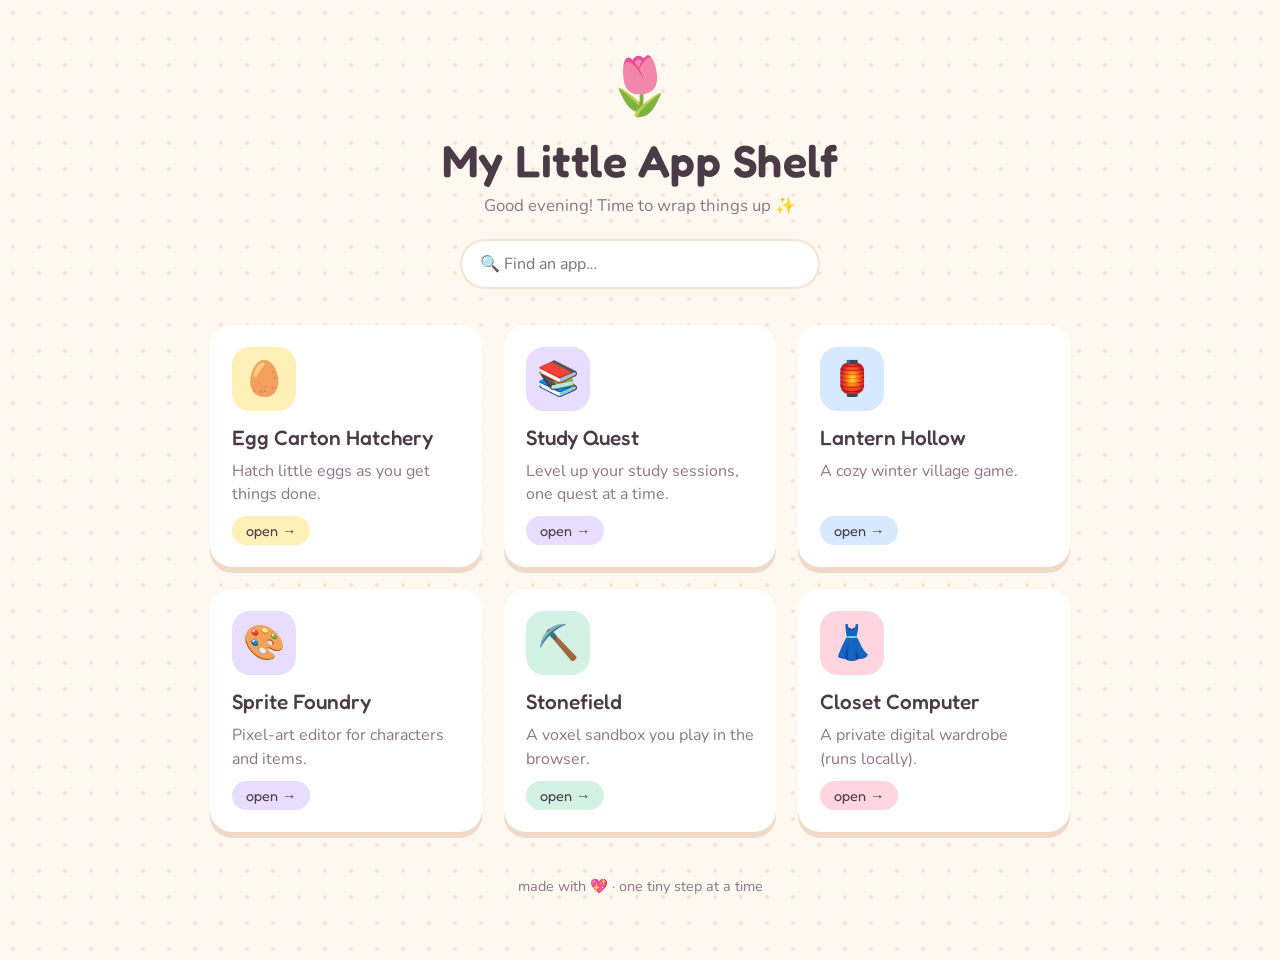
<file: index.html>
<!doctype html>
<html lang="en">
<head>
  <meta charset="utf-8">
  <meta name="viewport" content="width=device-width, initial-scale=1">
  <title>My Little App Shelf</title>
  <link rel="icon" href="data:image/svg+xml,<svg xmlns='http://www.w3.org/2000/svg' viewBox='0 0 100 100'><text y='.9em' font-size='90'>🌷</text></svg>">
  <link rel="preconnect" href="https://fonts.googleapis.com">
  <link rel="preconnect" href="https://fonts.gstatic.com" crossorigin>
  <link href="https://fonts.googleapis.com/css2?family=Fredoka:wght@400;500;600&family=Nunito:wght@400;600&display=swap" rel="stylesheet">
  <style>
    :root {
      --bg: #fff8f1;
      --bg-dot: #f6e3d4;
      --ink: #4a3b47;
      --ink-soft: #8a7685;
      --card: #ffffff;
      --shadow: 0 6px 0 #f0d9c8;
      --shadow-hover: 0 10px 0 #ebcdb8;
      --ring: #e7b8c9;
      --pink: #ffd6e0;
      --mint: #d3f2e3;
      --butter: #fff0b8;
      --sky: #d6e9ff;
      --lilac: #e8dcff;
      --peach: #ffe0cc;
    }
    @media (prefers-color-scheme: dark) {
      :root:not([data-theme="light"]) {
        --bg: #241e2b;
        --bg-dot: #312939;
        --ink: #f5e9f0;
        --ink-soft: #b9a8b5;
        --card: #2f2737;
        --shadow: 0 6px 0 #18131d;
        --shadow-hover: 0 10px 0 #18131d;
        --ring: #c98aa3;
        --pink: #5a3346;
        --mint: #2b4a3f;
        --butter: #4f4527;
        --sky: #2c3d56;
        --lilac: #3e3358;
        --peach: #553a2c;
      }
    }

    * { box-sizing: border-box; }
    html, body { margin: 0; }
    body {
      min-height: 100vh;
      background-color: var(--bg);
      background-image: radial-gradient(var(--bg-dot) 2px, transparent 2px);
      background-size: 26px 26px;
      color: var(--ink);
      font-family: "Nunito", system-ui, sans-serif;
      padding: 48px 16px 64px;
    }
    main { max-width: 860px; margin: 0 auto; }

    header { text-align: center; margin-bottom: 36px; }
    .mascot {
      font-size: 56px;
      display: inline-block;
      animation: bob 3s ease-in-out infinite;
    }
    @keyframes bob {
      0%, 100% { transform: translateY(0) rotate(-4deg); }
      50% { transform: translateY(-8px) rotate(4deg); }
    }
    h1 {
      font-family: "Fredoka", sans-serif;
      font-weight: 600;
      font-size: clamp(2rem, 6vw, 2.8rem);
      margin: 8px 0 6px;
      letter-spacing: 0.5px;
    }
    .greeting { color: var(--ink-soft); margin: 0; font-size: 1.05rem; }

    .search {
      display: block;
      width: 100%;
      max-width: 360px;
      margin: 22px auto 0;
      padding: 12px 18px;
      border-radius: 999px;
      border: 2px solid var(--bg-dot);
      background: var(--card);
      color: var(--ink);
      font: inherit;
      outline: none;
    }
    .search:focus { border-color: var(--ring); }

    .grid {
      display: grid;
      grid-template-columns: repeat(auto-fill, minmax(230px, 1fr));
      gap: 22px;
      list-style: none;
      padding: 0;
      margin: 0;
    }
    .card {
      display: flex;
      flex-direction: column;
      gap: 10px;
      height: 100%;
      padding: 22px;
      border-radius: 22px;
      background: var(--card);
      box-shadow: var(--shadow);
      color: inherit;
      text-decoration: none;
      transition: transform .18s ease, box-shadow .18s ease;
    }
    .card:hover, .card:focus-visible {
      transform: translateY(-4px) rotate(-0.6deg);
      box-shadow: var(--shadow-hover);
      outline: none;
    }
    .card:focus-visible { box-shadow: var(--shadow-hover), 0 0 0 3px var(--ring); }
    .icon {
      width: 64px; height: 64px;
      display: grid; place-items: center;
      font-size: 34px;
      border-radius: 18px;
      background: var(--tint);
    }
    .card:hover .icon { animation: wiggle .5s ease; }
    @keyframes wiggle {
      25% { transform: rotate(-10deg); }
      75% { transform: rotate(10deg); }
    }
    .name {
      font-family: "Fredoka", sans-serif;
      font-weight: 500;
      font-size: 1.3rem;
      margin: 4px 0 0;
    }
    .desc { color: var(--ink-soft); margin: 0; line-height: 1.45; flex: 1; }
    .go {
      align-self: flex-start;
      font-family: "Fredoka", sans-serif;
      font-size: .9rem;
      padding: 6px 14px;
      border-radius: 999px;
      background: var(--tint);
    }

    .empty { text-align: center; color: var(--ink-soft); display: none; }
    footer { text-align: center; color: var(--ink-soft); margin-top: 44px; font-size: .9rem; }

    @media (prefers-reduced-motion: reduce) {
      .mascot, .card:hover .icon { animation: none; }
      .card { transition: none; }
    }
  </style>
</head>
<body>
  <main>
    <header>
      <div class="mascot" aria-hidden="true">🌷</div>
      <h1>My Little App Shelf</h1>
      <p class="greeting" id="greeting">Hello! What are we doing today?</p>
      <input class="search" id="search" type="search" placeholder="🔍 Find an app…" aria-label="Find an app">
    </header>

    <ul class="grid" id="grid"></ul>
    <p class="empty" id="empty">No apps match that 🥲</p>

    <footer>made with 💖 · one tiny step at a time</footer>
  </main>

  <script>
    // ✏️ Add new apps here. `path` is the folder in this repo.
    // tint options: pink, mint, butter, sky, lilac, peach
    const apps = [
      {
        name: "Egg Carton Hatchery",
        path: "egg-carton-hatchery/",
        emoji: "🥚",
        desc: "Hatch little eggs as you get things done.",
        tint: "butter"
      },
      {
        name: "Study Quest",
        path: "studyquest/",
        emoji: "📚",
        desc: "Level up your study sessions, one quest at a time.",
        tint: "lilac"
      },
      { name: "Lantern Hollow", 
       path: "lantern-hollow/", 
       emoji: "🏮", 
       desc: "A cozy winter village game.", 
       tint: "sky" 
      },
      { name: "Sprite Foundry", 
       path: "sprite-foundry%202/", 
       emoji: "🎨", 
       desc: "Pixel-art editor for characters and items.", 
       tint: "lilac" 
      },
      { name: "Stonefield", 
       path: "stonefield%202/", 
       emoji: "⛏️", 
       desc: "A voxel sandbox you play in the browser.", 
       tint: "mint" 
      },
      { name: "Closet Computer", 
       path: "closet-computer/", 
       emoji: "👗", 
       desc: "A private digital wardrobe (runs locally).", 
       tint: "pink" 
      }
    ];

    const grid = document.getElementById("grid");
    const empty = document.getElementById("empty");

    function render(filter = "") {
      const q = filter.trim().toLowerCase();
      const shown = apps.filter(a =>
        (a.name + " " + a.desc).toLowerCase().includes(q));
      grid.innerHTML = "";
      for (const app of shown) {
        const li = document.createElement("li");
        li.innerHTML = `
          <a class="card" href="${app.path}" style="--tint: var(--${app.tint || "pink"})">
            <span class="icon" aria-hidden="true">${app.emoji}</span>
            <h2 class="name"></h2>
            <p class="desc"></p>
            <span class="go">open →</span>
          </a>`;
        li.querySelector(".name").textContent = app.name;
        li.querySelector(".desc").textContent = app.desc;
        grid.appendChild(li);
      }
      empty.style.display = shown.length ? "none" : "block";
    }

    document.getElementById("search").addEventListener("input", e => render(e.target.value));

    const h = new Date().getHours();
    document.getElementById("greeting").textContent =
      h < 5  ? "Up late? Be gentle with yourself 🌙" :
      h < 12 ? "Good morning! Let's have a cozy, productive day ☀️" :
      h < 18 ? "Good afternoon! You're doing great 🌼" :
               "Good evening! Time to wrap things up ✨";

    render();
  </script>
</body>
</html>
</file>
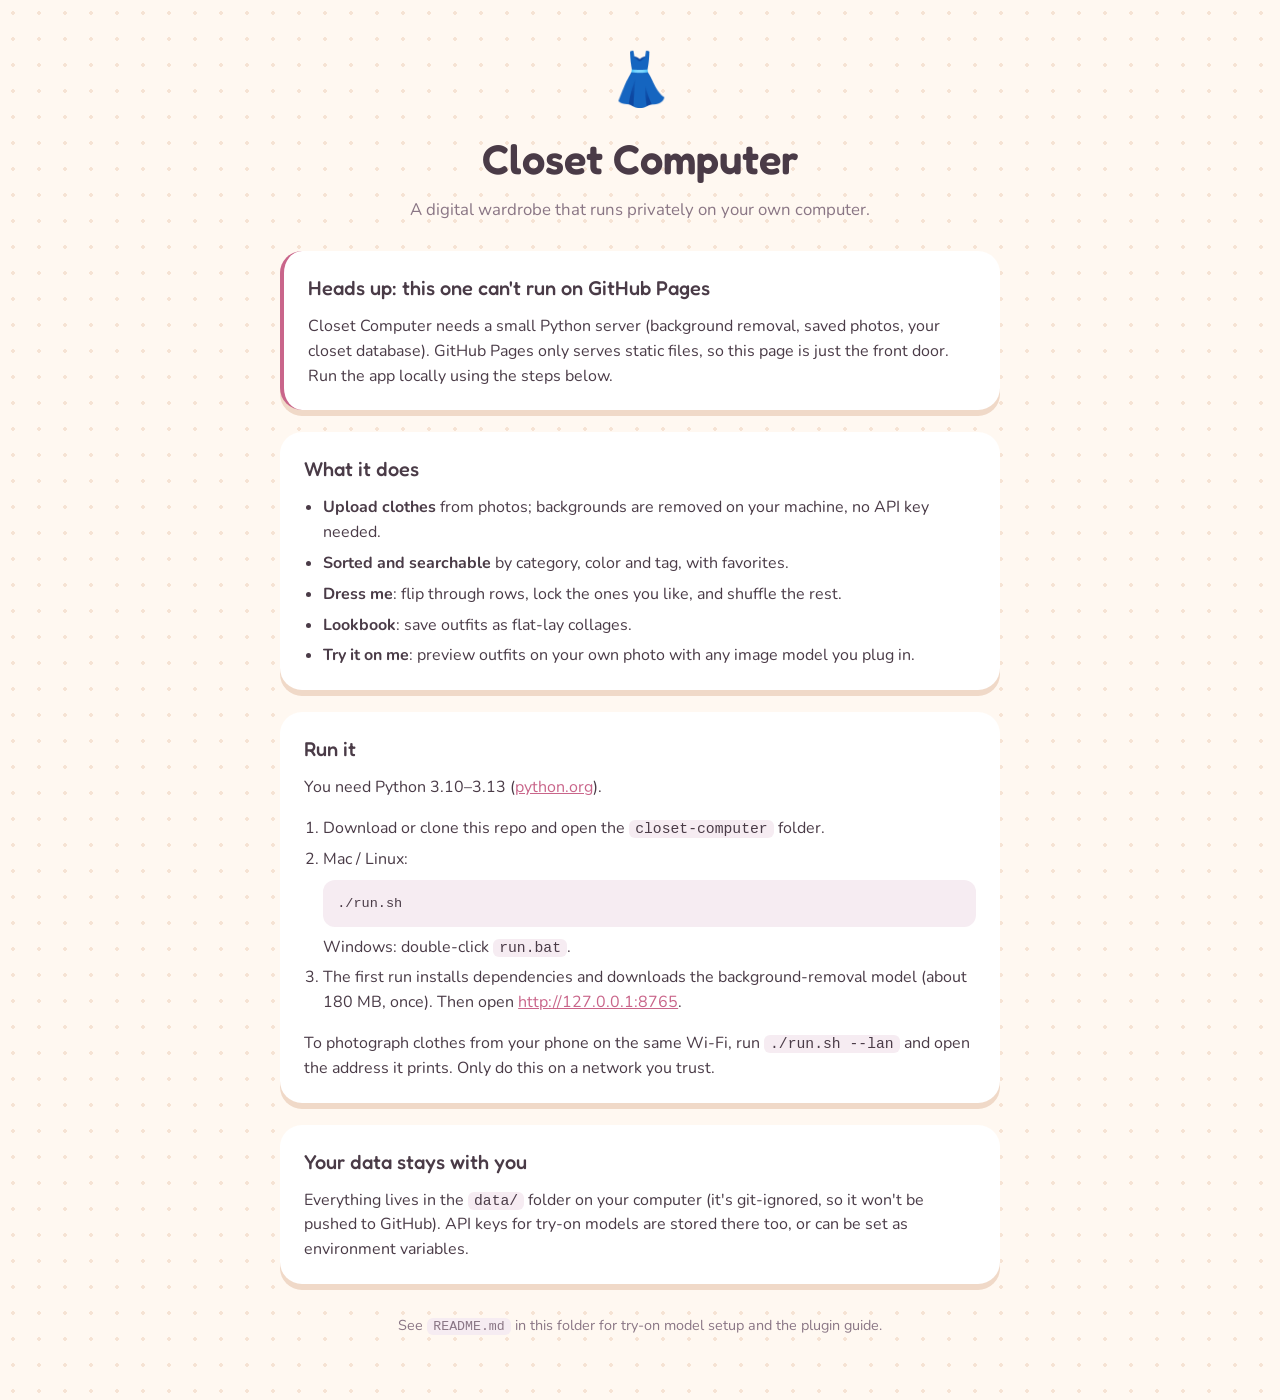
<file: closet-computer/index.html>
<!doctype html>
<html lang="en">
<head>
  <meta charset="utf-8">
  <meta name="viewport" content="width=device-width, initial-scale=1">
  <title>Closet Computer</title>
  <link rel="icon" href="data:image/svg+xml,<svg xmlns='http://www.w3.org/2000/svg' viewBox='0 0 100 100'><text y='.9em' font-size='90'>👗</text></svg>">
  <link rel="preconnect" href="https://fonts.googleapis.com">
  <link rel="preconnect" href="https://fonts.gstatic.com" crossorigin>
  <link href="https://fonts.googleapis.com/css2?family=Fredoka:wght@400;500;600&family=Nunito:wght@400;600&display=swap" rel="stylesheet">
  <style>
    :root {
      --bg: #fff8f1; --bg-dot: #f6e3d4; --ink: #4a3b47; --ink-soft: #8a7685;
      --card: #ffffff; --shadow: 0 6px 0 #f0d9c8; --code: #f6ecf2; --accent: #c9658a;
    }
    @media (prefers-color-scheme: dark) {
      :root {
        --bg: #241e2b; --bg-dot: #312939; --ink: #f5e9f0; --ink-soft: #b9a8b5;
        --card: #2f2737; --shadow: 0 6px 0 #18131d; --code: #241e2b; --accent: #e59ab6;
      }
    }
    * { box-sizing: border-box; }
    body {
      margin: 0; min-height: 100vh; padding: 40px 16px 64px;
      background-color: var(--bg);
      background-image: radial-gradient(var(--bg-dot) 2px, transparent 2px);
      background-size: 26px 26px;
      color: var(--ink); font-family: "Nunito", system-ui, sans-serif; line-height: 1.55;
    }
    main { max-width: 720px; margin: 0 auto; }
    header { text-align: center; margin-bottom: 28px; }
    h1 { font-family: "Fredoka", sans-serif; font-weight: 600; font-size: clamp(2rem, 6vw, 2.6rem); margin: 6px 0; }
    h2 { font-family: "Fredoka", sans-serif; font-weight: 500; font-size: 1.25rem; margin: 0 0 10px; }
    .lead { color: var(--ink-soft); margin: 0; font-size: 1.05rem; }
    section { background: var(--card); border-radius: 22px; box-shadow: var(--shadow); padding: 22px 24px; margin-bottom: 22px; }
    ul, ol { margin: 0; padding-left: 1.2em; }
    li + li { margin-top: 6px; }
    pre, code { font-family: ui-monospace, Menlo, monospace; font-size: .92em; }
    pre { background: var(--code); border-radius: 12px; padding: 12px 14px; overflow-x: auto; margin: 8px 0; }
    code { background: var(--code); border-radius: 6px; padding: 1px 6px; }
    pre code { background: none; padding: 0; }
    .note { border-left: 4px solid var(--accent); }
    a { color: var(--accent); }
    footer { text-align: center; color: var(--ink-soft); font-size: .9rem; margin-top: 30px; }
  </style>
</head>
<body>
  <main>
    <header>
      <div style="font-size:52px" aria-hidden="true">👗</div>
      <h1>Closet Computer</h1>
      <p class="lead">A digital wardrobe that runs privately on your own computer.</p>
    </header>

    <section class="note">
      <h2>Heads up: this one can't run on GitHub Pages</h2>
      <p style="margin:0">Closet Computer needs a small Python server (background removal, saved photos, your closet database). GitHub Pages only serves static files, so this page is just the front door. Run the app locally using the steps below.</p>
    </section>

    <section>
      <h2>What it does</h2>
      <ul>
        <li><strong>Upload clothes</strong> from photos; backgrounds are removed on your machine, no API key needed.</li>
        <li><strong>Sorted and searchable</strong> by category, color and tag, with favorites.</li>
        <li><strong>Dress me</strong>: flip through rows, lock the ones you like, and shuffle the rest.</li>
        <li><strong>Lookbook</strong>: save outfits as flat-lay collages.</li>
        <li><strong>Try it on me</strong>: preview outfits on your own photo with any image model you plug in.</li>
      </ul>
    </section>

    <section>
      <h2>Run it</h2>
      <p style="margin-top:0">You need Python 3.10–3.13 (<a href="https://www.python.org/downloads/">python.org</a>).</p>
      <ol>
        <li>Download or clone this repo and open the <code>closet-computer</code> folder.</li>
        <li>Mac / Linux: <pre><code>./run.sh</code></pre> Windows: double-click <code>run.bat</code>.</li>
        <li>The first run installs dependencies and downloads the background-removal model (about 180 MB, once). Then open <a href="http://127.0.0.1:8765">http://127.0.0.1:8765</a>.</li>
      </ol>
      <p style="margin-bottom:0">To photograph clothes from your phone on the same Wi-Fi, run <code>./run.sh --lan</code> and open the address it prints. Only do this on a network you trust.</p>
    </section>

    <section>
      <h2>Your data stays with you</h2>
      <p style="margin:0">Everything lives in the <code>data/</code> folder on your computer (it's git-ignored, so it won't be pushed to GitHub). API keys for try-on models are stored there too, or can be set as environment variables.</p>
    </section>

    <footer>See <code>README.md</code> in this folder for try-on model setup and the plugin guide.</footer>
  </main>
</body>
</html>
</file>
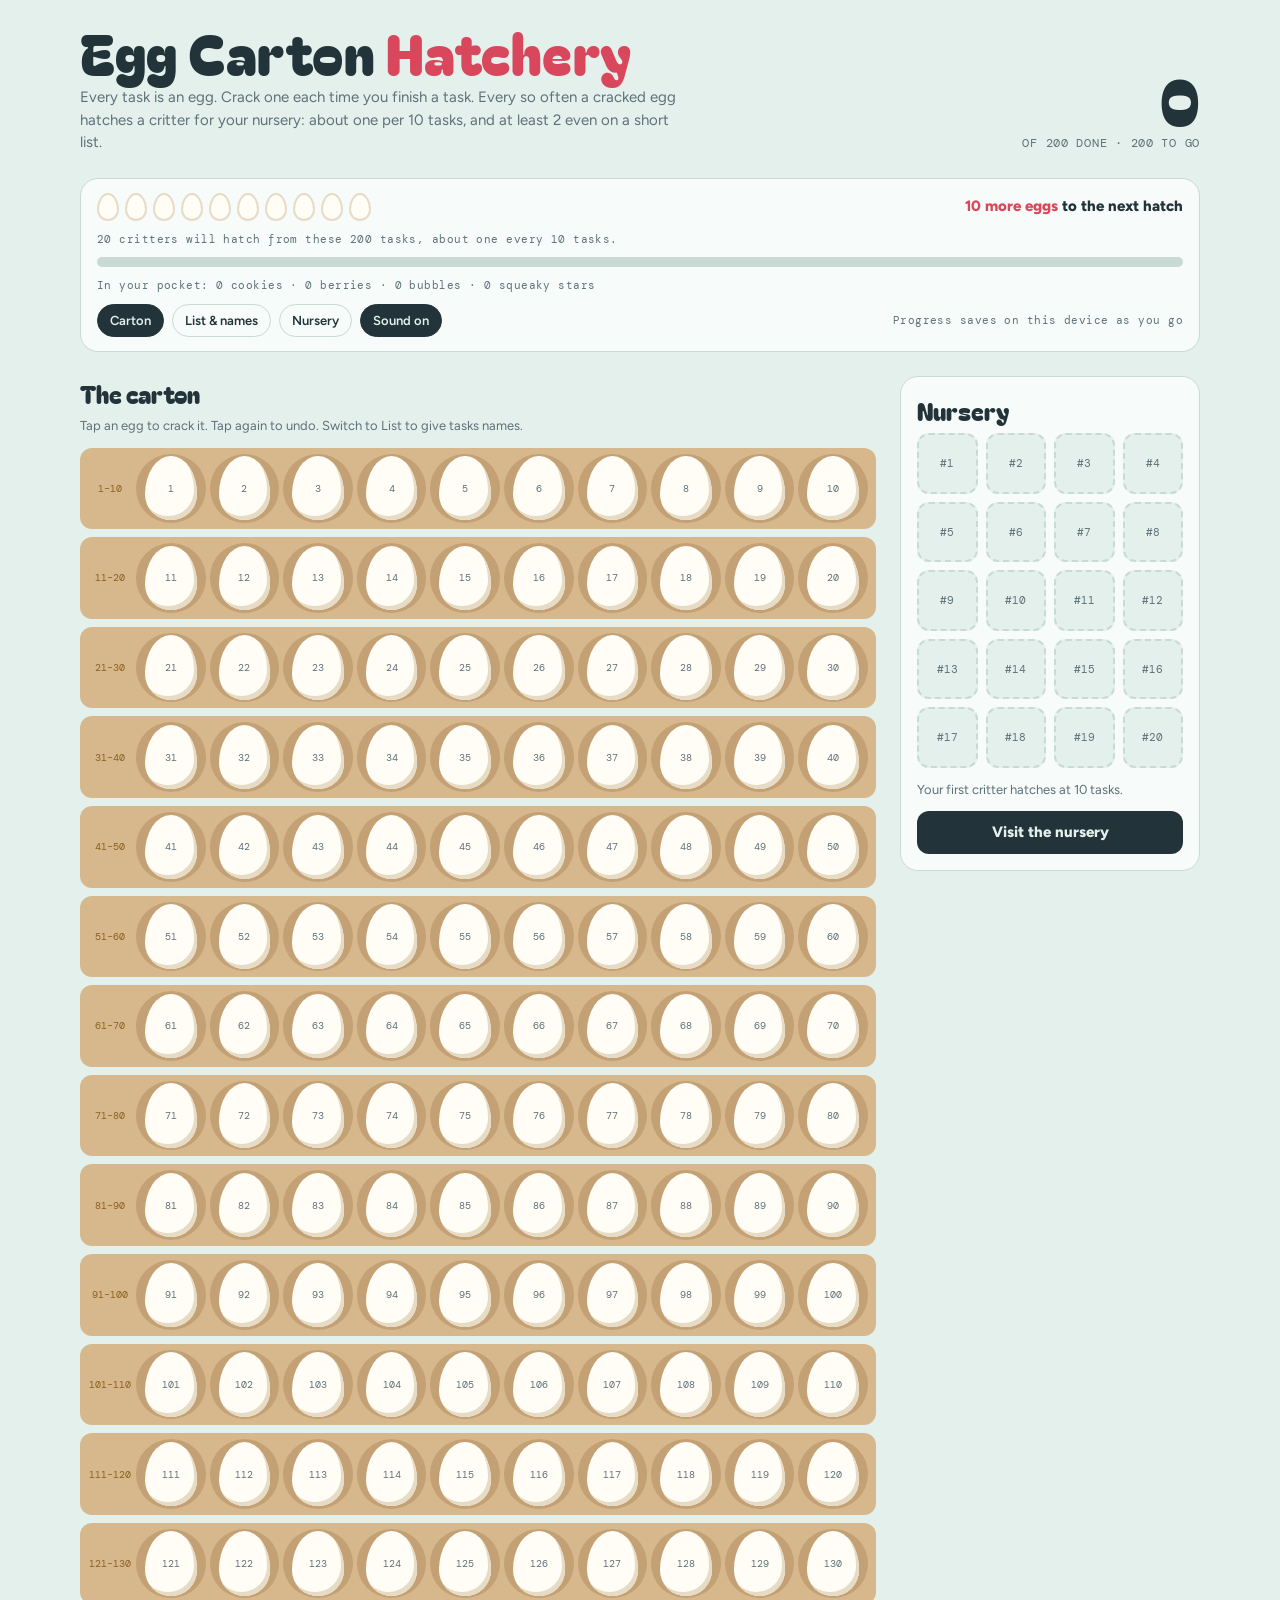
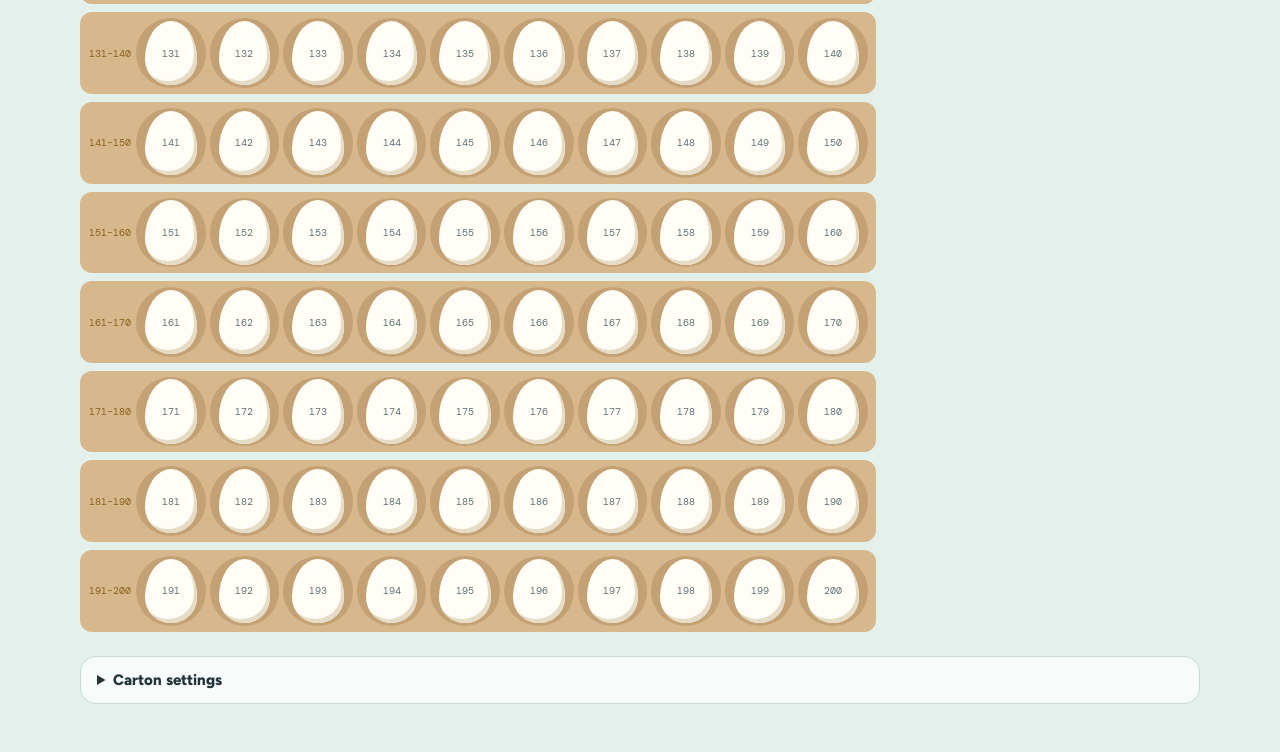
<file: egg-carton-hatchery 2/index.html>
<!doctype html>
<html lang="en">
<head>
<meta charset="utf-8">
<meta name="viewport" content="width=device-width, initial-scale=1, viewport-fit=cover">
<title>Egg Carton Hatchery</title>
<meta name="description" content="A task tracker where finished tasks hatch critters you can feed and play with.">
<meta name="theme-color" content="#E4F0EC" media="(prefers-color-scheme: light)">
<meta name="theme-color" content="#122226" media="(prefers-color-scheme: dark)">
<meta name="apple-mobile-web-app-capable" content="yes">
<meta name="mobile-web-app-capable" content="yes">
<meta name="apple-mobile-web-app-status-bar-style" content="default">
<meta name="apple-mobile-web-app-title" content="Hatchery">
<link rel="manifest" href="manifest.webmanifest">
<link rel="icon" href="icons/icon.svg" type="image/svg+xml">
<link rel="apple-touch-icon" href="icons/apple-touch-icon.png">
<link rel="preconnect" href="https://fonts.googleapis.com">
<link rel="preconnect" href="https://fonts.gstatic.com" crossorigin>
<link rel="stylesheet" href="https://fonts.googleapis.com/css2?family=Bagel+Fat+One&family=Figtree:wght@400;600;800&family=DM+Mono:wght@500&display=swap">
<link rel="stylesheet" href="styles.css">
</head>
<body>

<div class="wrap">
  <header>
    <div>
      <h1>Egg Carton <span>Hatchery</span></h1>
      <p class="sub">Every task is an egg. Crack one each time you finish a task. Every so often a cracked egg hatches a critter for your nursery: about one per 10 tasks, and at least 2 even on a short list.</p>
    </div>
    <div class="score"><b id="count">0</b><small id="countSub">of 200 done</small></div>
  </header>

  <section class="meter" aria-label="Progress">
    <div class="meter-row">
      <div class="pips" id="pips" aria-hidden="true"></div>
      <div class="next" id="next">10 more eggs to the next hatch</div>
    </div>
    <div class="chip" id="rule"></div>
    <div class="bar" role="progressbar" aria-valuemin="0" id="barWrap"><i id="bar" style="width:0%"></i></div>
    <div class="chip" id="invChip">In your pocket: nothing yet</div>
    <div class="meter-row">
      <div class="tools" role="group" aria-label="View">
        <button class="btn" id="vCarton" aria-pressed="true">Carton</button>
        <button class="btn" id="vList" aria-pressed="false">List &amp; names</button>
        <button class="btn" id="vNursery" aria-pressed="false">Nursery</button>
        <button class="btn" id="sound" aria-pressed="true">Sound on</button>
      </div>
      <span class="chip" id="sync">Loading saved progress…</span>
    </div>
  </section>

  <section class="play" id="play" hidden aria-label="Nursery playroom">
    <div class="play-head">
      <div>
        <h2>The nursery</h2>
        <p class="hint">Pick something from your pocket, then tap the room. Every egg you crack drops a few new items.</p>
      </div>
    </div>
    <div class="tools" role="group" aria-label="Nursery tools">
      <button class="btn tool" data-tool="pet" aria-pressed="true">Pet</button>
      <button class="btn tool" data-tool="cookie" aria-pressed="false">Cookie <b>0</b></button>
      <button class="btn tool" data-tool="berry" aria-pressed="false">Berries <b>0</b></button>
      <button class="btn tool" data-tool="bubbles" aria-pressed="false">Bubbles <b>0</b></button>
      <button class="btn tool" data-tool="toy" aria-pressed="false">Squeaky star <b>0</b></button>
      <button class="btn tool" data-tool="ball" aria-pressed="false">Ball <b>free</b></button>
      <button class="btn" id="lights" aria-pressed="false">Lights out</button>
      <button class="btn" id="backToCarton">Back to the carton</button>
    </div>
    <div class="room" id="room" data-tool="pet">
      <div class="win"><i></i></div><div class="shelfdeco"></div><div class="rug"></div>
      <div class="sight" id="sight" hidden></div>
      <div class="room-empty" id="roomEmpty" hidden>The nursery is waiting for its first critter.<br>Crack <span id="roomEmptyN">10 eggs</span> to hatch one.</div>
    </div>
    <p class="chip" id="playMsg" aria-live="polite">Tap a critter to pet it.</p>
    <div class="roster" id="roster"></div>
  </section>

  <div class="main" id="mainArea">
    <section>
      <h2 id="boardTitle">The carton</h2>
      <p class="hint" id="boardHint">Tap an egg to crack it. Tap again to undo. Switch to List to give tasks names.</p>
      <div class="carton" id="carton"></div>
      <div class="list" id="list" hidden></div>
    </section>
    <aside class="nursery">
      <h2>Nursery</h2>
      <div class="shelf" id="shelf"></div>
      <p class="hint" id="nurseryHint">Tap a critter to meet it again.</p>
      <button class="aside-btn" id="openNursery">Visit the nursery</button>
    </aside>
  </div>

  <details class="settings">
    <summary>Carton settings</summary>
    <div class="set-grid">
      <label for="total">Number of tasks
        <input type="number" id="total" min="1" max="1000" step="1" value="200">
      </label>
      <label for="paste">Paste your task list, one per line. This replaces your task names, and the carton resizes to match. Ticked tasks keep their place.
        <textarea id="paste" placeholder="Email the landlord&#10;Renew passport&#10;Clean out the garage"></textarea>
      </label>
      <div class="tools">
        <button class="btn" id="applyPaste">Apply names</button>
        <button class="btn danger" id="reset">Start over</button>
        <span class="chip" id="resetMsg" hidden></span>
      </div>
      <div>
        <strong>Backups</strong>
        <p class="hint" style="margin:4px 0 8px">Progress lives in this browser on this phone. Save a backup now and then, or to move to a new phone.</p>
        <div class="tools">
          <button class="btn" id="exportBackup">Save a backup file</button>
          <button class="btn" id="importBackup">Load a backup file</button>
          <input type="file" id="backupFile" class="backup-file" accept="application/json,.json" tabindex="-1" aria-hidden="true">
        </div>
      </div>
    </div>
  </details>
</div>

<div class="overlay" id="overlay" hidden role="dialog" aria-modal="true" aria-labelledby="cTitle">
  <div class="card">
    <div class="kicker" id="cKicker">Hatch #1</div>
    <div class="stage" id="stage"></div>
    <h3 id="cTitle">Something is hatching…</h3>
    <p id="cText"></p>
    <div class="tools" style="justify-content:center">
      <button class="btn" id="cClose">Back to work</button>
      <button class="btn" id="cVisit">Play in the nursery</button>
    </div>
  </div>
</div>
<canvas id="confetti" hidden></canvas>

<script src="app.js"></script>
</body>
</html>
</file>
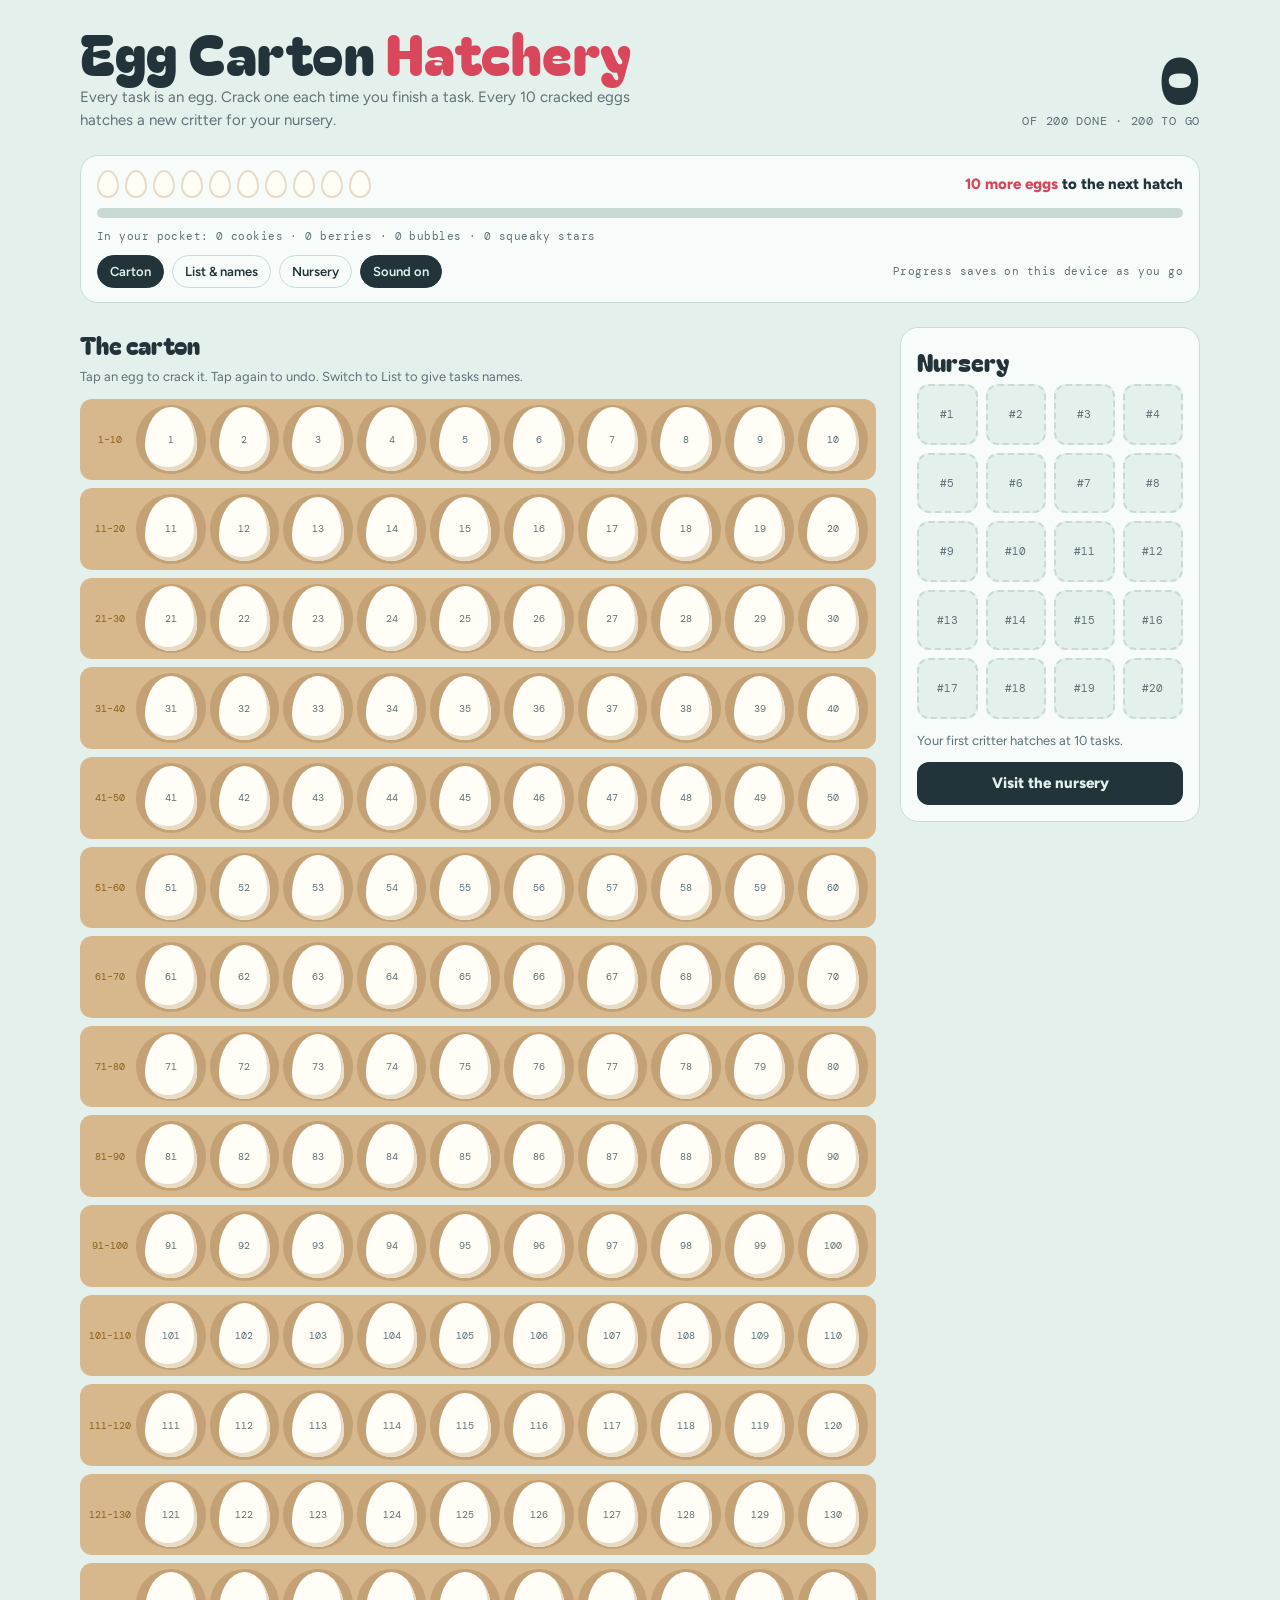
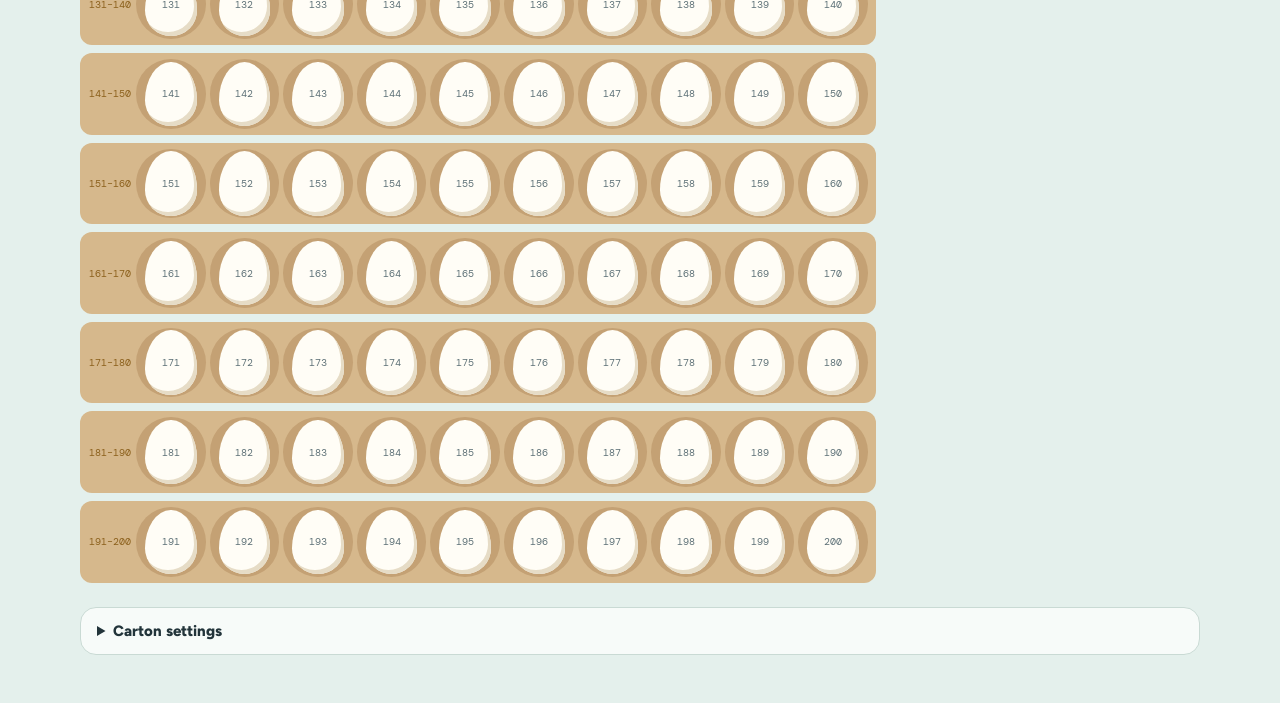
<file: egg-carton-hatchery/index.html>
<!doctype html>
<html lang="en">
<head>
<meta charset="utf-8">
<meta name="viewport" content="width=device-width, initial-scale=1, viewport-fit=cover">
<title>Egg Carton Hatchery</title>
<meta name="description" content="A task tracker where every 10 finished tasks hatches a critter you can feed and play with.">
<meta name="theme-color" content="#E4F0EC" media="(prefers-color-scheme: light)">
<meta name="theme-color" content="#122226" media="(prefers-color-scheme: dark)">
<meta name="apple-mobile-web-app-capable" content="yes">
<meta name="mobile-web-app-capable" content="yes">
<meta name="apple-mobile-web-app-status-bar-style" content="default">
<meta name="apple-mobile-web-app-title" content="Hatchery">
<link rel="manifest" href="manifest.webmanifest">
<link rel="icon" href="icons/icon.svg" type="image/svg+xml">
<link rel="apple-touch-icon" href="icons/apple-touch-icon.png">
<link rel="preconnect" href="https://fonts.googleapis.com">
<link rel="preconnect" href="https://fonts.gstatic.com" crossorigin>
<link rel="stylesheet" href="https://fonts.googleapis.com/css2?family=Bagel+Fat+One&family=Figtree:wght@400;600;800&family=DM+Mono:wght@500&display=swap">
<link rel="stylesheet" href="styles.css">
</head>
<body>

<div class="wrap">
  <header>
    <div>
      <h1>Egg Carton <span>Hatchery</span></h1>
      <p class="sub">Every task is an egg. Crack one each time you finish a task. Every 10 cracked eggs hatches a new critter for your nursery.</p>
    </div>
    <div class="score"><b id="count">0</b><small id="countSub">of 200 done</small></div>
  </header>

  <section class="meter" aria-label="Progress">
    <div class="meter-row">
      <div class="pips" id="pips" aria-hidden="true"></div>
      <div class="next" id="next">10 more eggs to the next hatch</div>
    </div>
    <div class="bar" role="progressbar" aria-valuemin="0" id="barWrap"><i id="bar" style="width:0%"></i></div>
    <div class="chip" id="invChip">In your pocket: nothing yet</div>
    <div class="meter-row">
      <div class="tools" role="group" aria-label="View">
        <button class="btn" id="vCarton" aria-pressed="true">Carton</button>
        <button class="btn" id="vList" aria-pressed="false">List &amp; names</button>
        <button class="btn" id="vNursery" aria-pressed="false">Nursery</button>
        <button class="btn" id="sound" aria-pressed="true">Sound on</button>
      </div>
      <span class="chip" id="sync">Loading saved progress…</span>
    </div>
  </section>

  <section class="play" id="play" hidden aria-label="Nursery playroom">
    <div class="play-head">
      <div>
        <h2>The nursery</h2>
        <p class="hint">Pick something from your pocket, then tap the room. Every egg you crack drops a few new items.</p>
      </div>
    </div>
    <div class="tools" role="group" aria-label="Nursery tools">
      <button class="btn tool" data-tool="pet" aria-pressed="true">Pet</button>
      <button class="btn tool" data-tool="cookie" aria-pressed="false">Cookie <b>0</b></button>
      <button class="btn tool" data-tool="berry" aria-pressed="false">Berries <b>0</b></button>
      <button class="btn tool" data-tool="bubbles" aria-pressed="false">Bubbles <b>0</b></button>
      <button class="btn tool" data-tool="toy" aria-pressed="false">Squeaky star <b>0</b></button>
      <button class="btn tool" data-tool="ball" aria-pressed="false">Ball <b>free</b></button>
      <button class="btn" id="lights" aria-pressed="false">Lights out</button>
      <button class="btn" id="backToCarton">Back to the carton</button>
    </div>
    <div class="room" id="room" data-tool="pet">
      <div class="win"><i></i></div><div class="shelfdeco"></div><div class="rug"></div>
      <div class="sight" id="sight" hidden></div>
      <div class="room-empty" id="roomEmpty" hidden>The nursery is waiting for its first critter.<br>Crack 10 eggs to hatch one.</div>
    </div>
    <p class="chip" id="playMsg" aria-live="polite">Tap a critter to pet it.</p>
    <div class="roster" id="roster"></div>
  </section>

  <div class="main" id="mainArea">
    <section>
      <h2 id="boardTitle">The carton</h2>
      <p class="hint" id="boardHint">Tap an egg to crack it. Tap again to undo. Switch to List to give tasks names.</p>
      <div class="carton" id="carton"></div>
      <div class="list" id="list" hidden></div>
    </section>
    <aside class="nursery">
      <h2>Nursery</h2>
      <div class="shelf" id="shelf"></div>
      <p class="hint" id="nurseryHint">Tap a critter to meet it again.</p>
      <button class="aside-btn" id="openNursery">Visit the nursery</button>
    </aside>
  </div>

  <details class="settings">
    <summary>Carton settings</summary>
    <div class="set-grid">
      <label for="total">Number of tasks
        <input type="number" id="total" min="10" max="1000" step="1" value="200">
      </label>
      <label for="paste">Paste task names, one per line (fills from task 1 in order)
        <textarea id="paste" placeholder="Email the landlord&#10;Renew passport&#10;Clean out the garage"></textarea>
      </label>
      <div class="tools">
        <button class="btn" id="applyPaste">Apply names</button>
        <button class="btn danger" id="reset">Start over</button>
        <span class="chip" id="resetMsg" hidden></span>
      </div>
      <div>
        <strong>Backups</strong>
        <p class="hint" style="margin:4px 0 8px">Progress lives in this browser on this phone. Save a backup now and then, or to move to a new phone.</p>
        <div class="tools">
          <button class="btn" id="exportBackup">Save a backup file</button>
          <button class="btn" id="importBackup">Load a backup file</button>
          <input type="file" id="backupFile" class="backup-file" accept="application/json,.json" tabindex="-1" aria-hidden="true">
        </div>
      </div>
    </div>
  </details>
</div>

<div class="overlay" id="overlay" hidden role="dialog" aria-modal="true" aria-labelledby="cTitle">
  <div class="card">
    <div class="kicker" id="cKicker">Hatch #1</div>
    <div class="stage" id="stage"></div>
    <h3 id="cTitle">Something is hatching…</h3>
    <p id="cText"></p>
    <div class="tools" style="justify-content:center">
      <button class="btn" id="cClose">Back to work</button>
      <button class="btn" id="cVisit">Play in the nursery</button>
    </div>
  </div>
</div>
<canvas id="confetti" hidden></canvas>

<script src="app.js"></script>
</body>
</html>
</file>
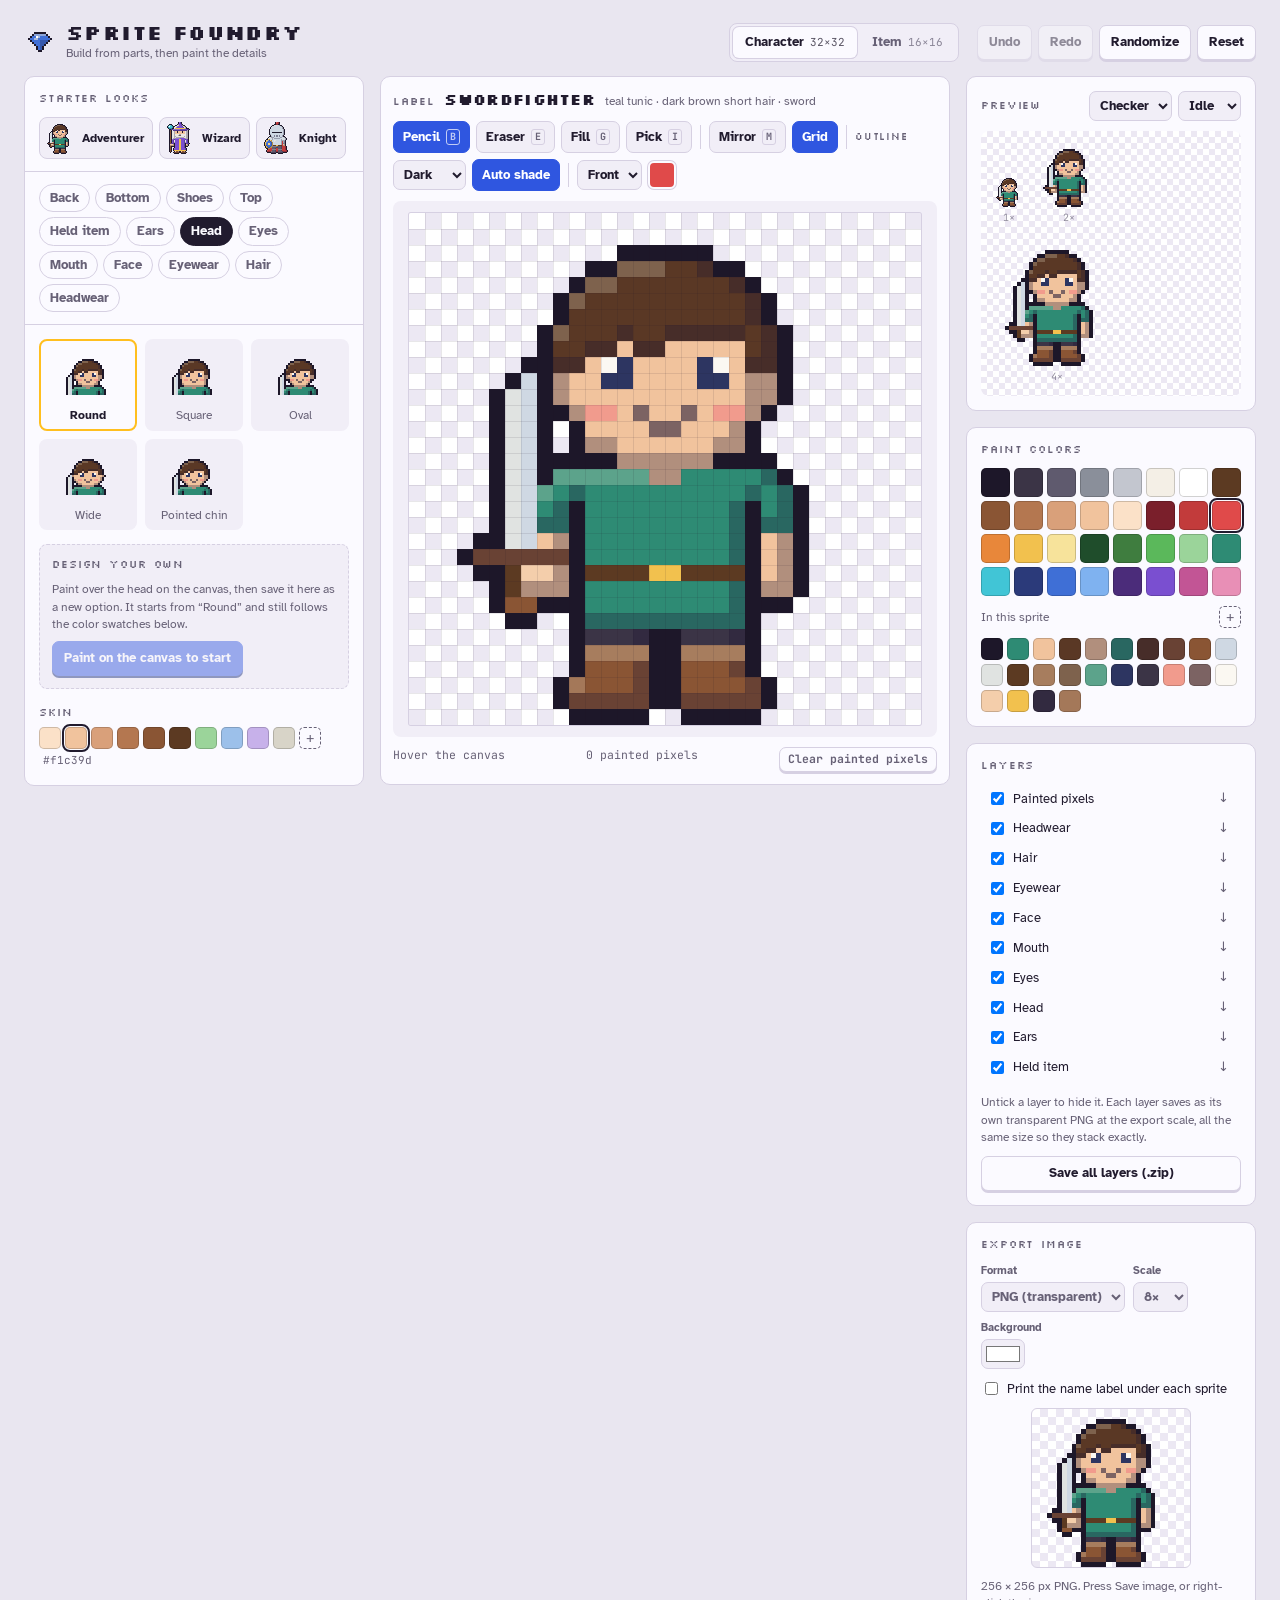
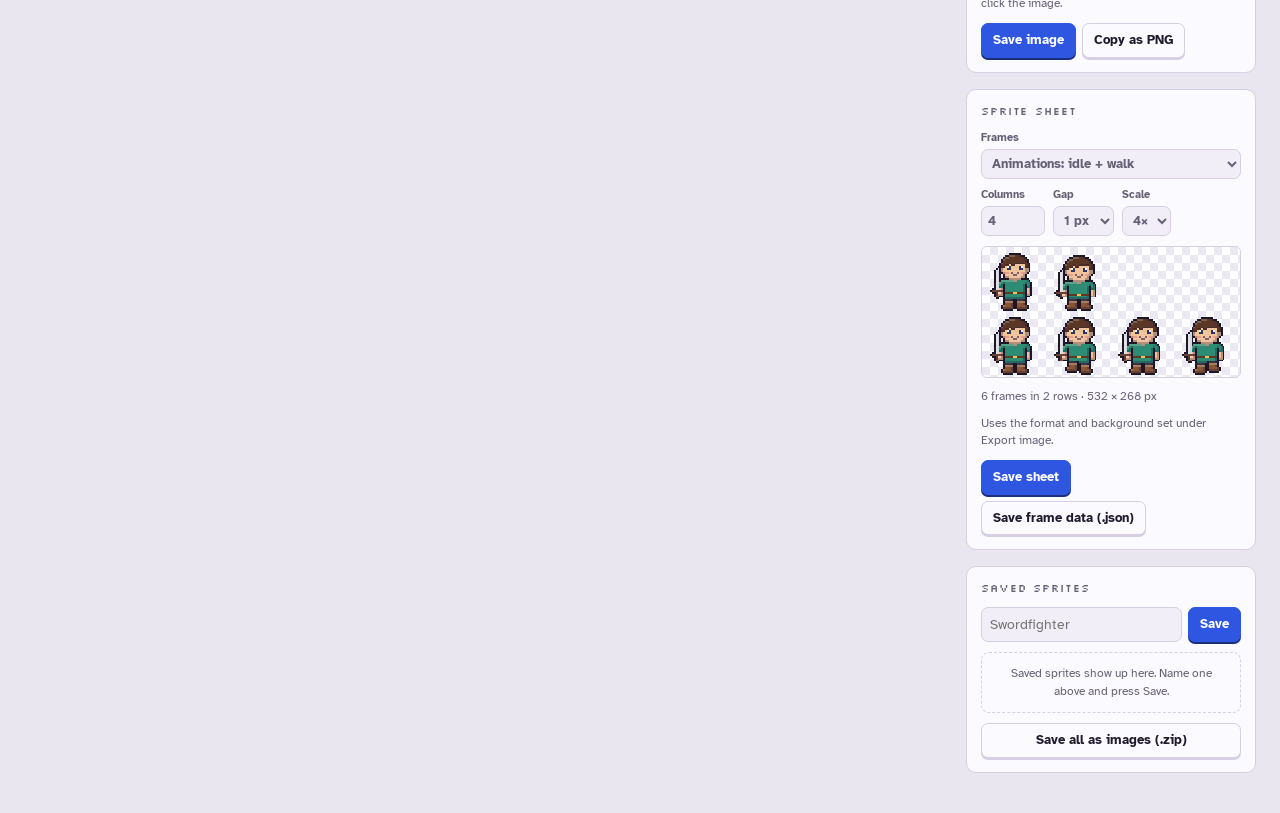
<file: sprite-foundry 2/index.html>
<!doctype html>
<html lang="en">
<head>
<meta charset="utf-8">
<meta name="viewport" content="width=device-width, initial-scale=1, viewport-fit=cover">
</head>
<body>
<title>Sprite Foundry</title>
<meta name="claude:viewport-fit-sides" content="cover">
<link rel="preconnect" href="https://fonts.googleapis.com">
<link rel="preconnect" href="https://fonts.gstatic.com" crossorigin>
<link rel="stylesheet" href="https://fonts.googleapis.com/css2?family=Silkscreen:wght@400;700&family=Atkinson+Hyperlegible:wght@400;700&family=JetBrains+Mono:wght@400;600&display=swap">
<style>
/* Layout: workbench — parts drawer | canvas | preview & output, stacking to one column on phones */
:root{
  --bg:#e9e6f0; --panel:#fbfaff; --panel-2:#f1eef7; --ink:#211b2e; --muted:#676176;
  --line:#d6d0e2; --accent:#2f56e0; --accent-ink:#ffffff; --sel:#ffbf1f;
  --check-a:#ffffff; --check-b:#ece8f3; --gridline:rgba(33,27,46,.10); --danger:#c23b3b;
  --f-display:"Silkscreen", ui-monospace, monospace;
  --f-body:"Atkinson Hyperlegible", system-ui, -apple-system, "Segoe UI", sans-serif;
  --f-mono:"JetBrains Mono", ui-monospace, SFMono-Regular, Menlo, monospace;
}
@media (prefers-color-scheme: dark){:root:not([data-theme="light"]){
  --bg:#14121b; --panel:#1d1a27; --panel-2:#262232; --ink:#ebe7f5; --muted:#9c95ad;
  --line:#353047; --accent:#7f9bff; --accent-ink:#0f0d16; --sel:#ffcf4a;
  --check-a:#2a2638; --check-b:#231f30; --gridline:rgba(235,231,245,.09); --danger:#ff7a7a; color-scheme:dark}}
:root[data-theme="dark"]{
  --bg:#14121b; --panel:#1d1a27; --panel-2:#262232; --ink:#ebe7f5; --muted:#9c95ad;
  --line:#353047; --accent:#7f9bff; --accent-ink:#0f0d16; --sel:#ffcf4a;
  --check-a:#2a2638; --check-b:#231f30; --gridline:rgba(235,231,245,.09); --danger:#ff7a7a; color-scheme:dark}
*{box-sizing:border-box}
html,body{background:var(--bg);color:var(--ink)}
body{font-family:var(--f-body);font-size:14px;line-height:1.45;
  padding-left:max(16px,env(safe-area-inset-left,0px));padding-right:max(16px,env(safe-area-inset-right,0px));padding-block:14px 32px}
button,input,select{font:inherit;color:inherit}
button{cursor:pointer}
:focus-visible{outline:2px solid var(--accent);outline-offset:2px}
.top{display:flex;flex-wrap:wrap;align-items:center;gap:12px 18px;max-width:1440px;margin:0 auto 14px}
.brand{display:flex;align-items:center;gap:10px;margin-right:auto}
.brand h1{font-family:var(--f-display);font-weight:700;font-size:20px;letter-spacing:.02em;margin:0;line-height:1}
.brand small{display:block;color:var(--muted);font-size:12px;margin-top:3px}
.logo{width:32px;height:32px;image-rendering:pixelated}
.seg{display:inline-flex;background:var(--panel-2);border:1px solid var(--line);border-radius:8px;padding:3px;gap:3px}
.seg button{border:0;background:transparent;padding:6px 12px;border-radius:6px;font-weight:700;font-size:13px;color:var(--muted)}
.seg button[aria-pressed="true"]{background:var(--panel);color:var(--ink);box-shadow:0 1px 0 var(--line),0 0 0 1px var(--line)}
.seg button .dim{font-family:var(--f-mono);font-weight:400;font-size:11px;margin-left:6px;opacity:.75}
.actions{display:flex;flex-wrap:wrap;gap:6px}
.btn{border:1px solid var(--line);background:var(--panel);padding:7px 11px;border-radius:7px;font-weight:700;font-size:13px;
  box-shadow:0 2px 0 var(--line);transition:transform .05s}
.btn:active{transform:translateY(2px);box-shadow:none}
.btn:disabled{opacity:.45;cursor:default}
.btn.primary{background:var(--accent);color:var(--accent-ink);border-color:var(--accent);box-shadow:0 2px 0 color-mix(in srgb,var(--accent) 55%,#000)}
.layout{display:grid;gap:16px;max-width:1440px;margin:0 auto;
  grid-template-columns:minmax(300px,340px) minmax(0,1fr) minmax(250px,290px);grid-template-areas:"parts stage side";align-items:start}
@media (max-width:1120px){.layout{grid-template-columns:minmax(0,1fr) minmax(0,1fr);grid-template-areas:"stage stage" "parts side"}}
@media (max-width:720px){.layout{grid-template-columns:minmax(0,1fr);grid-template-areas:"stage" "parts" "side"}}
.panel{background:var(--panel);border:1px solid var(--line);border-radius:10px;min-width:0}
.label{font-family:var(--f-display);font-size:11px;letter-spacing:.08em;text-transform:uppercase;color:var(--muted);margin:0}
/* parts */
.parts{grid-area:parts;display:flex;flex-direction:column}
.parts .head{padding:14px 14px 10px;border-bottom:1px solid var(--line);display:flex;flex-direction:column;gap:10px}
.presets{display:flex;gap:6px;overflow-x:auto;padding-bottom:2px}
.preset{border:1px solid var(--line);background:var(--panel-2);border-radius:8px;padding:4px 8px 4px 4px;display:flex;align-items:center;gap:6px;font-size:12px;font-weight:700;white-space:nowrap}
.preset canvas{width:32px;height:32px;image-rendering:pixelated}
.chips{display:flex;flex-wrap:wrap;gap:5px;padding:12px 14px;border-bottom:1px solid var(--line)}
.chip{border:1px solid var(--line);background:transparent;border-radius:999px;padding:4px 10px;font-size:12.5px;font-weight:700;color:var(--muted)}
.chip[aria-pressed="true"]{background:var(--ink);color:var(--panel);border-color:var(--ink)}
.opts{display:grid;grid-template-columns:repeat(auto-fill,minmax(72px,1fr));gap:8px;padding:14px}
.opt{border:2px solid transparent;background:var(--panel-2);border-radius:8px;padding:6px 4px 5px;display:flex;flex-direction:column;align-items:center;gap:4px;font-size:11.5px;color:var(--muted)}
.opt canvas{width:56px;height:56px;image-rendering:pixelated}
.optw{position:relative;display:flex;min-width:0}
.optw .opt{flex:1;min-width:0}
.optw .opt span{max-width:100%;overflow:hidden;text-overflow:ellipsis;white-space:nowrap}
.design{margin:0 14px 12px;padding:12px;border:1px dashed var(--line);border-radius:8px;display:flex;flex-direction:column;gap:8px;background:var(--panel-2)}
.design .btn{align-self:flex-start}
.opt:hover{border-color:var(--line)}
.opt[aria-pressed="true"]{border-color:var(--sel);color:var(--ink);font-weight:700;background:var(--panel)}
.colors{padding:4px 14px 16px;display:flex;flex-direction:column;gap:12px}
.slot{display:flex;flex-direction:column;gap:6px}
.slot .row{display:flex;flex-wrap:wrap;gap:4px;align-items:center}
.sw{width:22px;height:22px;border-radius:5px;border:1px solid rgba(0,0,0,.18);padding:0}
.sw[aria-pressed="true"]{outline:2px solid var(--ink);outline-offset:1px}
.custom{position:relative;width:22px;height:22px;border-radius:5px;border:1px dashed var(--muted);overflow:hidden;display:inline-grid;place-items:center;font-size:14px;color:var(--muted)}
.custom input{position:absolute;inset:0;opacity:0;cursor:pointer;width:100%;height:100%}
.hex{font-family:var(--f-mono);font-size:11px;color:var(--muted);margin-left:4px}
/* stage */
.stage{grid-area:stage;padding:12px;display:flex;flex-direction:column;gap:10px}
.tools{display:flex;flex-wrap:wrap;gap:6px;align-items:center}
.tool{border:1px solid var(--line);background:var(--panel-2);border-radius:7px;padding:6px 9px;font-size:12.5px;font-weight:700;display:inline-flex;align-items:center;gap:6px}
.tool kbd{font-family:var(--f-mono);font-size:10px;color:var(--muted);border:1px solid var(--line);border-radius:3px;padding:0 3px}
.tool[aria-pressed="true"]{background:var(--accent);color:var(--accent-ink);border-color:var(--accent)}
.tool[aria-pressed="true"] kbd{color:inherit;border-color:currentColor;opacity:.7}
.sep{width:1px;height:24px;background:var(--line);margin:0 2px}
.cur{width:28px;height:28px;border-radius:6px;border:2px solid var(--panel);box-shadow:0 0 0 1px var(--line)}
select.sel{border:1px solid var(--line);background:var(--panel-2);border-radius:7px;padding:5px 6px;font-size:12.5px;font-weight:700}
.board{display:grid;place-items:center;background:var(--panel-2);border-radius:8px;padding:12px;min-height:280px}
#cv{display:block;touch-action:none;cursor:crosshair;border-radius:2px;box-shadow:0 0 0 1px var(--line)}
.status{display:flex;flex-wrap:wrap;justify-content:space-between;gap:6px;font-family:var(--f-mono);font-size:11.5px;color:var(--muted)}
/* side */
.side{grid-area:side;display:flex;flex-direction:column;gap:16px}
.side .panel{padding:14px;display:flex;flex-direction:column;gap:10px}
.prev{display:flex;align-items:flex-end;gap:12px;flex-wrap:wrap;padding:12px;border-radius:8px}
.prev canvas{image-rendering:pixelated;display:block}
.prev figure{margin:0;display:flex;flex-direction:column;align-items:center;gap:4px}
.prev figcaption{font-family:var(--f-mono);font-size:10px;opacity:.7}
.bg-checker{background-color:var(--check-a);background-image:conic-gradient(var(--check-b) 25%,transparent 0 50%,var(--check-b) 0 75%,transparent 0);background-size:12px 12px;color:var(--muted)}
.bg-light{background:#f4f1ea;color:#555}
.bg-dark{background:#1b1826;color:#aaa}
.bg-grass{background:#5e9e4a;color:#f2f7ea}
.rowline{display:flex;flex-wrap:wrap;gap:8px;align-items:center;justify-content:space-between}
.pal{display:grid;grid-template-columns:repeat(8,1fr);gap:4px}
.pal .sw{width:100%;height:auto;aspect-ratio:1;max-width:100%}
.used{display:flex;flex-wrap:wrap;gap:4px;min-height:22px}
.tag{display:flex;flex-wrap:wrap;align-items:baseline;gap:2px 10px}
.tag strong{font-family:var(--f-display);font-size:15px;letter-spacing:.02em}
.chk{display:flex;gap:6px;align-items:center;font-size:12.5px}
.export img{image-rendering:pixelated;max-width:100%;width:160px;height:auto;align-self:center;background-color:var(--check-a);background-image:conic-gradient(var(--check-b) 25%,transparent 0 50%,var(--check-b) 0 75%,transparent 0);background-size:16px 16px;border-radius:6px;border:1px solid var(--line)}
.hint{font-size:12px;color:var(--muted);margin:0}
.fields{display:flex;flex-wrap:wrap;gap:8px}
.fields label{display:flex;flex-direction:column;gap:3px;font-size:11px;color:var(--muted);font-weight:700}
.fields label.wide{flex:1 1 100%}
.fields input[type=number]{width:64px;border:1px solid var(--line);background:var(--panel-2);border-radius:7px;padding:5px 6px;font-size:12.5px;font-weight:700}
.fields input[type=color]{width:44px;height:30px;border:1px solid var(--line);border-radius:7px;background:var(--panel-2);padding:2px}
.btnrow{display:flex;flex-wrap:wrap;gap:6px}
.sheetbox{overflow:auto;max-height:280px;border:1px solid var(--line);border-radius:6px;background-color:var(--check-a);background-image:conic-gradient(var(--check-b) 25%,transparent 0 50%,var(--check-b) 0 75%,transparent 0);background-size:16px 16px}
.sheetbox img{display:block;image-rendering:pixelated;max-width:100%}
.gsave{position:absolute;top:2px;left:2px;border:0;background:transparent;color:var(--muted);font-size:13px;line-height:1;padding:2px 4px;border-radius:4px}
.gsave:hover{color:var(--accent)}
.layers{display:flex;flex-direction:column;gap:1px;max-height:300px;overflow:auto}
.lrow{display:flex;justify-content:space-between;align-items:center;padding:3px 6px;border-radius:6px}
.lrow:hover{background:var(--panel-2)}
.gsave2{border:0;background:transparent;color:var(--muted);font-size:13px;padding:2px 6px;border-radius:4px}
.gsave2:hover{color:var(--accent)}
.gallery{display:grid;grid-template-columns:repeat(auto-fill,minmax(70px,1fr));gap:8px}
.gitem{position:relative;border:1px solid var(--line);background:var(--panel-2);border-radius:8px;padding:6px 4px;display:flex;flex-direction:column;align-items:center;gap:3px;font-size:11px;min-width:0}
.gitem img{width:48px;height:48px;image-rendering:pixelated}
.gitem span{max-width:100%;overflow:hidden;text-overflow:ellipsis;white-space:nowrap}
.gdel{position:absolute;top:2px;right:2px;border:0;background:transparent;color:var(--muted);font-size:14px;line-height:1;padding:2px 4px;border-radius:4px}
.gdel:hover{color:var(--danger)}
.save{display:flex;gap:6px}
.save input{flex:1;min-width:0;border:1px solid var(--line);background:var(--panel-2);border-radius:7px;padding:6px 8px}
.empty{font-size:12px;color:var(--muted);border:1px dashed var(--line);border-radius:8px;padding:12px;text-align:center}
.toast{position:fixed;left:50%;bottom:calc(20px + env(safe-area-inset-bottom,0px));transform:translateX(-50%);background:var(--ink);color:var(--panel);padding:8px 14px;border-radius:8px;font-weight:700;font-size:13px;opacity:0;pointer-events:none;transition:opacity .2s}
.toast.on{opacity:1}
@media (prefers-reduced-motion: reduce){.btn,.toast{transition:none}}
</style>

<header class="top">
  <div class="brand">
    <canvas class="logo" id="logo" width="16" height="16" aria-hidden="true"></canvas>
    <div><h1>Sprite Foundry</h1><small>Build from parts, then paint the details</small></div>
  </div>
  <div class="seg" role="group" aria-label="Sprite type">
    <button id="m-character" aria-pressed="true">Character<span class="dim">32×32</span></button>
    <button id="m-item" aria-pressed="false">Item<span class="dim">16×16</span></button>
  </div>
  <div class="actions">
    <button class="btn" id="undo" title="Undo (Ctrl+Z)">Undo</button>
    <button class="btn" id="redo" title="Redo (Ctrl+Shift+Z)">Redo</button>
    <button class="btn" id="random">Randomize</button>
    <button class="btn" id="reset">Reset</button>
  </div>
</header>

<main class="layout">
  <section class="panel parts" aria-label="Parts">
    <div class="head">
      <p class="label" id="presets-label">Starter looks</p>
      <div class="presets" id="presets"></div>
    </div>
    <div class="chips" id="chips" role="tablist"></div>
    <div class="opts" id="opts"></div>
    <div class="design" id="design"></div>
    <div class="colors" id="colors"></div>
  </section>

  <section class="panel stage" aria-label="Canvas">
    <div class="tag"><p class="label">Label</p><strong id="lbl-name"></strong><span class="hint" id="lbl-detail"></span></div>
    <div class="tools">
      <button class="tool" data-tool="pencil" aria-pressed="true">Pencil <kbd>B</kbd></button>
      <button class="tool" data-tool="eraser" aria-pressed="false">Eraser <kbd>E</kbd></button>
      <button class="tool" data-tool="fill" aria-pressed="false">Fill <kbd>G</kbd></button>
      <button class="tool" data-tool="picker" aria-pressed="false">Pick <kbd>I</kbd></button>
      <span class="sep"></span>
      <button class="tool" id="mirror" aria-pressed="false">Mirror <kbd>M</kbd></button>
      <button class="tool" id="gridt" aria-pressed="true">Grid</button>
      <span class="sep"></span>
      <label class="label" for="outline" style="font-size:10px">Outline</label>
      <select class="sel" id="outline"><option value="dark">Dark</option><option value="tint">Tinted</option><option value="none">None</option></select>
      <button class="tool" id="shading" aria-pressed="true">Auto shade</button>
      <span class="sep"></span>
      <select class="sel" id="view" aria-label="View"><option value="front">Front</option><option value="side">Side</option><option value="back">Back</option></select>
      <span class="cur" id="cur" title="Current color"></span>
    </div>
    <div class="board" id="board"><canvas id="cv" aria-label="Pixel canvas"></canvas></div>
    <div class="status"><span id="pos">Hover the canvas</span><span id="edits">0 painted pixels</span>
      <button class="btn" id="clear" style="padding:3px 8px;font-size:11.5px">Clear painted pixels</button></div>
  </section>

  <aside class="side">
    <section class="panel">
      <div class="rowline"><p class="label">Preview</p>
        <div class="rowline" style="gap:6px">
          <select class="sel" id="bg" aria-label="Preview background"><option value="checker">Checker</option><option value="light">Light</option><option value="dark">Dark</option><option value="grass">Grass</option></select>
          <select class="sel" id="anim" aria-label="Preview animation"></select>
        </div></div>
      <div class="prev bg-checker" id="prev">
        <figure><canvas id="p1"></canvas><figcaption>1×</figcaption></figure>
        <figure><canvas id="p2"></canvas><figcaption>2×</figcaption></figure>
        <figure><canvas id="p4"></canvas><figcaption>4×</figcaption></figure>
      </div>
    </section>
    <section class="panel">
      <p class="label">Paint colors</p>
      <div class="pal" id="pal"></div>
      <div class="rowline"><span class="hint">In this sprite</span>
        <label class="custom" title="Custom color">+<input type="color" id="pcustom" aria-label="Custom paint color"></label></div>
      <div class="used" id="used"></div>
    </section>
    <section class="panel">
      <p class="label">Layers</p>
      <div class="layers" id="layers"></div>
      <p class="hint">Untick a layer to hide it. Each layer saves as its own transparent PNG at the export scale, all the same size so they stack exactly.</p>
      <button class="btn needs-save" id="savelayers">Save all layers (.zip)</button>
    </section>
    <section class="panel export">
      <p class="label">Export image</p>
      <div class="fields">
        <label>Format<select class="sel" id="fmt"><option value="png">PNG (transparent)</option><option value="jpeg">JPEG</option></select></label>
        <label>Scale<select class="sel" id="scale"><option value="1">1×</option><option value="4">4×</option><option value="8">8×</option><option value="16">16×</option></select></label>
        <label id="jbg-wrap">Background<input type="color" id="jbg" value="#ffffff"></label>
      </div>
      <label class="chk"><input type="checkbox" id="lblon"> Print the name label under each sprite</label>
      <img id="out" alt="Exported sprite">
      <p class="hint" id="outhint">Right-click or long-press the image to save it.</p>
      <div class="btnrow"><button class="btn primary needs-save" id="saveimg">Save image</button><button class="btn" id="copy">Copy as PNG</button></div>
    </section>
    <section class="panel">
      <p class="label">Sprite sheet</p>
      <div class="fields">
        <label class="wide">Frames<select class="sel" id="ssrc"></select></label>
        <label id="scols-wrap">Columns<input type="number" id="scols" min="1" max="32" value="4"></label>
        <label>Gap<select class="sel" id="sgap"><option value="0">0 px</option><option value="1">1 px</option><option value="2">2 px</option></select></label>
        <label>Scale<select class="sel" id="sscale"><option value="1">1×</option><option value="2">2×</option><option value="4">4×</option><option value="8">8×</option></select></label>
      </div>
      <div class="sheetbox"><img id="sheet" alt="Sprite sheet"></div>
      <p class="hint" id="sheethint"></p>
      <p class="hint">Uses the format and background set under Export image.</p>
      <div class="btnrow"><button class="btn primary needs-save" id="savesheet">Save sheet</button><button class="btn needs-save" id="savejson" title="Frame positions and animation rows, for game engines">Save frame data (.json)</button></div>
    </section>
    <section class="panel">
      <p class="label">Saved sprites</p>
      <form class="save" id="saveform"><input id="sname" placeholder="Name this sprite" maxlength="24" aria-label="Sprite name"><button class="btn primary" type="submit">Save</button></form>
      <div class="gallery" id="gallery"></div>
      <button class="btn needs-save" id="saveall">Save all as images (.zip)</button>
    </section>
  </aside>
</main>
<div class="toast" id="toast" role="status"></div>

<script>
(()=>{
/* ---------- colour helpers ---------- */
const h2r=h=>{h=h.replace('#','');if(h.length===3)h=[...h].map(c=>c+c).join('');const n=parseInt(h,16);return[n>>16&255,n>>8&255,n&255]};
const r2h=a=>'#'+a.map(v=>Math.max(0,Math.min(255,Math.round(v))).toString(16).padStart(2,'0')).join('');
const memo=new Map();
const mix=(a,b,t)=>{const k=a+b+t;let v=memo.get(k);if(v)return v;const A=h2r(a),B=h2r(b);v=r2h(A.map((x,i)=>x+(B[i]-x)*t));memo.set(k,v);return v};
const dk=(c,t=.3)=>mix(c,'#1c1433',t), lt=(c,t=.28)=>mix(c,'#fff6dc',t);
const OUT='#1d1729', INK='#1f1a2b', WHITE='#fbf8f2', TONGUE='#c2475a';

/* ---------- pixel structures ---------- */
class Grid{constructor(w){this.w=w;this.h=w;this.p=new Array(w*w).fill(null)}
  ok(x,y){return x>=0&&y>=0&&x<this.w&&y<this.h}
  set(x,y,c){if(this.ok(x,y))this.p[y*this.w+x]=c}
  get(x,y){return this.ok(x,y)?this.p[y*this.w+x]:null}
  clone(){const g=new Grid(this.w);g.p=this.p.slice();return g}}
class M{constructor(){this.s=new Set()}
  k(x,y){return x+','+y}
  add(x,y){this.s.add(x+','+y);return this}
  has(x,y){return this.s.has(x+','+y)}
  del(x,y){this.s.delete(x+','+y);return this}
  rect(x,y,w,h){for(let j=y;j<y+h;j++)for(let i=x;i<x+w;i++)this.add(i,j);return this}
  cut(x,y,w=1,h=1){for(let j=y;j<y+h;j++)for(let i=x;i<x+w;i++)this.del(i,j);return this}
  ell(cx,cy,rx,ry){for(let y=Math.floor(cy-ry-1);y<=cy+ry+1;y++)for(let x=Math.floor(cx-rx-1);x<=cx+rx+1;x++){const a=(x+.5-cx)/rx,b=(y+.5-cy)/ry;if(a*a+b*b<=1)this.add(x,y)}return this}
  pts(a){for(const[x,y]of a)this.add(x,y);return this}
  line(x0,y0,x1,y1){let dx=Math.abs(x1-x0),dy=-Math.abs(y1-y0),sx=x0<x1?1:-1,sy=y0<y1?1:-1,e=dx+dy;for(;;){this.add(x0,y0);if(x0===x1&&y0===y1)break;const e2=2*e;if(e2>=dy){e+=dy;x0+=sx}if(e2<=dx){e+=dx;y0+=sy}}return this}
  rows(list){for(const[y,a,b]of list)this.rect(a,y,b-a+1,1);return this}
  each(f){for(const k of this.s){const i=k.indexOf(',');f(+k.slice(0,i),+k.slice(i+1))}}
  mirror(W){const a=[...this.s];for(const k of a){const i=k.indexOf(',');this.add(W-1-(+k.slice(0,i)),+k.slice(i+1))}return this}
  filter(f){const m=new M();this.each((x,y)=>{if(f(x,y))m.add(x,y)});return m}
  union(o){for(const k of o.s)this.s.add(k);return this}
  minus(o){for(const k of o.s)this.s.delete(k);return this}}
const fill=(g,m,c)=>m.each((x,y)=>g.set(x,y,c));
function shaded(g,m,base,R){const sh=dk(base),li=lt(base,.22),half=g.w/2;
  m.each((x,y)=>{let c=base;if(R.shading){if(!m.has(x+1,y)||!m.has(x,y+1))c=sh;else if(!m.has(x,y-1)&&x<half)c=li}g.set(x,y,c)})}
function pat(g,rows,ax,ay,map,mir){rows.forEach((r,j)=>[...r].forEach((ch,i)=>{const c=map[ch];if(!c)return;g.set(ax+i,ay+j,c);if(mir)g.set(g.w-1-(ax+i),ay+j,c)}))}

/* ---------- character parts (32×32) ---------- */
const TORSO=()=>new M().rect(11,16,10,8).rect(9,16,14,1).rect(8,17,16,1);
const ARMS=(a,b)=>new M().rect(8,a,2,b-a+1).rect(22,a,2,b-a+1);
const CAP=()=>new M().ell(16,9.5,7,6.6).filter((x,y)=>y<=7);
const fist=(g,C,R,w=3)=>shaded(g,new M().rect(10-w,22,w,2),C.skin,R);
const eyeMap=C=>({D:INK,W:WHITE,E:C.eyes,e:dk(C.eyes),S:dk(C.skin,.25),G:lt(C.eyes,.45)});

const CHAR={size:32,
 phases:['back','legs','feet','torso','held','neck','ears','head','face','eyewear','hair','earsTop','hat','front'],
 cats:[
 {id:'base',hidden:true,opts:[{id:'b',
   legs:(g,C,R)=>shaded(g,new M().rect(11,24,4,5).rect(17,24,4,5),C.skin,R),
   feet:(g,C,R)=>shaded(g,new M().rect(11,29,4,2).add(10,30).mirror(32),C.skin,R),
   torso:(g,C,R)=>shaded(g,TORSO().union(ARMS(18,23)),C.skin,R),
   neck:(g,C)=>fill(g,new M().rect(14,14,4,2),dk(C.skin))}]},
 {id:'back',name:'Back',slots:['back'],focus:[0,4,32,28],opts:[
   {id:'none',name:'None'},
   {id:'cape',name:'Cape',back(g,C,R){const m=new M();for(let y=16;y<=29;y++){const l=9-Math.floor((y-16)/4);m.rect(l,y,32-2*l,1)}shaded(g,m,C.back,R)}},
   {id:'wings',name:'Wings',back(g,C,R){const m=new M().rows([[9,6,8],[10,4,8],[11,2,8],[12,1,8],[13,0,8],[14,0,8],[15,1,8],[16,1,8],[17,2,8],[18,2,8],[19,3,8],[20,4,8],[21,5,8]]).mirror(32);
     shaded(g,m,C.back,R);fill(g,m.filter((x,y)=>(y===14||y===17||y===20)&&m.has(x-1,y)&&m.has(x+1,y)),dk(C.back,.22))}},
   {id:'bat',name:'Bat wings',back(g,C,R){const m=new M().rows([[7,7,8],[8,5,8],[9,3,8],[10,2,8],[11,1,8],[12,0,8],[13,0,8],[14,0,8],[15,0,0],[15,2,3],[15,5,8],[16,3,3],[16,6,8],[17,7,8]]).mirror(32);
     shaded(g,m,C.back,R);const b=new M().line(8,8,1,12).line(8,10,3,15).line(8,12,6,16).mirror(32);fill(g,b.filter((x,y)=>m.has(x,y)),dk(C.back,.45))}},
   {id:'quiver',name:'Quiver',back(g,C,R){const m=new M();for(let t=0;t<14;t++)m.rect(21+Math.round(t*.25),10+t,3,1);shaded(g,m,C.back,R);
     fill(g,new M().pts([[22,7],[22,8],[22,9],[24,6],[24,7],[24,8],[24,9]]),'#e8dcc0');fill(g,new M().pts([[22,6],[24,5]]),'#d64545')}},
   {id:'pack',name:'Backpack',back(g,C,R){shaded(g,new M().rect(7,17,18,8),C.back,R)},
     front(g,C){fill(g,new M().rect(12,16,1,5).mirror(32),dk(C.back,.45))}}]},
 {id:'bottom',name:'Bottom',slots:['bottom'],focus:[4,14,24,18],opts:[
   {id:'trousers',name:'Trousers',legs:(g,C,R)=>shaded(g,new M().rect(11,24,10,2).rect(11,26,4,3).rect(17,26,4,3),C.bottom,R)},
   {id:'shorts',name:'Shorts',legs:(g,C,R)=>shaded(g,new M().rect(11,24,10,2).rect(11,26,4,1).rect(17,26,4,1),C.bottom,R)},
   {id:'skirt',name:'Skirt',legs:(g,C,R)=>shaded(g,new M().rect(11,24,10,1).rect(10,25,12,2),C.bottom,R)},
   {id:'wide',name:'Wide pants',legs:(g,C,R)=>shaded(g,new M().rect(10,24,12,2).rect(10,26,5,3).rect(17,26,5,3),C.bottom,R)},
   {id:'bare',name:'Bare legs'}]},
 {id:'shoes',name:'Shoes',slots:['shoes'],focus:[4,16,24,16],opts:[
   {id:'boots',name:'Boots',feet(g,C,R){shaded(g,new M().rect(11,27,4,4).add(10,29).add(10,30).mirror(32),C.shoes,R);fill(g,new M().rect(11,27,4,1).mirror(32),lt(C.shoes,.25))}},
   {id:'sneakers',name:'Sneakers',feet(g,C,R){shaded(g,new M().rect(11,29,4,1).rect(10,30,5,1).mirror(32),C.shoes,R);fill(g,new M().rect(10,30,5,1).mirror(32),'#efebe4')}},
   {id:'sandals',name:'Sandals',feet(g,C){fill(g,new M().pts([[12,29],[13,29]]).mirror(32),C.shoes);fill(g,new M().rect(10,30,5,1).mirror(32),dk(C.shoes))}},
   {id:'bare',name:'Barefoot'}]},
 {id:'top',name:'Top',slots:['top','top2'],focus:[2,12,28,20],opts:[
   {id:'tunic',name:'Tunic',torso(g,C,R){shaded(g,TORSO().union(ARMS(18,19)).rect(11,24,10,2),C.top,R);fill(g,new M().rect(11,22,10,1),C.top2);fill(g,new M().pts([[15,22],[16,22]]),'#f2c14e');fill(g,new M().pts([[15,16],[16,16]]),dk(C.skin))}},
   {id:'tee',name:'T-shirt',torso(g,C,R){shaded(g,TORSO().union(ARMS(18,19)),C.top,R);fill(g,new M().pts([[15,16],[16,16]]),dk(C.skin));fill(g,ARMS(19,19),C.top2)}},
   {id:'long',name:'Long sleeve',torso(g,C,R){shaded(g,TORSO().union(ARMS(18,21)),C.top,R);fill(g,ARMS(21,21),C.top2)}},
   {id:'tank',name:'Tank top',torso(g,C,R){shaded(g,new M().rect(11,17,10,7).rect(12,16,2,1).rect(18,16,2,1),C.top,R)}},
   {id:'hoodie',name:'Hoodie',torso(g,C,R){shaded(g,TORSO().union(ARMS(18,21)),C.top,R);fill(g,new M().rect(11,15,3,1).mirror(32),dk(C.top));fill(g,new M().rect(13,21,6,2),dk(C.top,.2));fill(g,new M().pts([[14,17],[14,18],[17,17],[17,18]]),C.top2)}},
   {id:'jacket',name:'Jacket',torso(g,C,R){shaded(g,TORSO().union(ARMS(18,21)),C.top,R);shaded(g,new M().rect(14,16,4,8),C.top2,R);fill(g,new M().pts([[13,16],[13,17],[18,16],[18,17]]),lt(C.top,.3))}},
   {id:'armor',name:'Armor',torso(g,C,R){shaded(g,ARMS(18,21),dk(C.top,.25),R);shaded(g,TORSO(),C.top,R);shaded(g,new M().ell(9.5,17,2.6,2.1).mirror(32),lt(C.top,.12),R);
     fill(g,new M().rect(11,23,10,1),C.top2);fill(g,new M().pts([[15,23],[16,23]]),'#f2c14e');fill(g,new M().pts([[13,18],[13,19],[14,18]]),lt(C.top,.5))}},
   {id:'robe',name:'Robe',torso(g,C,R){shaded(g,TORSO().union(ARMS(18,21)).rect(7,21,3,1).rect(22,21,3,1).rect(11,24,10,2).rect(10,26,12,3),C.top,R);fill(g,new M().rect(15,17,2,12),C.top2);fill(g,new M().rect(10,28,12,1),C.top2)}},
   {id:'dress',name:'Dress',torso(g,C,R){shaded(g,TORSO().union(ARMS(18,18)),C.top,R);shaded(g,new M().rect(11,22,10,1).rect(10,23,12,2).rect(9,25,14,3),C.top,R);fill(g,new M().rect(11,21,10,1),C.top2);fill(g,new M().rect(9,27,14,1),C.top2);fill(g,new M().pts([[15,16],[16,16]]),dk(C.skin))}}]},
 {id:'held',name:'Held item',slots:['item','item2'],focus:[0,2,24,28],opts:[
   {id:'none',name:'Empty'},
   {id:'sword',name:'Sword',held(g,C,R){fill(g,new M().rect(6,11,1,10),lt(C.item,.35));fill(g,new M().rect(7,11,1,10).add(7,10),C.item);
     shaded(g,new M().rect(4,21,6,1),C.item2,R);fill(g,new M().rect(6,22,2,2),'#5c3a22');fill(g,new M().rect(6,24,2,1),C.item2);fist(g,C,R)}},
   {id:'staff',name:'Staff',held(g,C,R){fill(g,new M().rect(6,8,1,22),C.item2);shaded(g,new M().ell(6.5,5,2.3,2.3),C.item,R);g.set(5,4,'#ffffff');fist(g,C,R,4)}},
   {id:'shield',name:'Shield',held(g,C,R){const o=new M().ell(8,22,4,4.6),i=new M().ell(8,22,3,3.6);shaded(g,o,C.item2,R);shaded(g,i,C.item,R);fill(g,new M().rect(7,21,2,2),lt(C.item2,.35))}},
   {id:'torch',name:'Torch',held(g,C,R){fill(g,new M().rect(6,17,2,11),C.item2);fill(g,new M().ell(7,13.5,2.4,3.4),'#f08a24');fill(g,new M().ell(7,14.5,1.2,2),'#ffd54a');fist(g,C,R)}},
   {id:'wand',name:'Wand',held(g,C,R){fill(g,new M().line(5,18,8,21),C.item2);fill(g,new M().pts([[3,17],[5,17],[4,16],[4,18]]),lt(C.item,.4));g.set(4,17,C.item);fist(g,C,R)}}]},
 {id:'ears',name:'Ears',slots:['skin','hair'],focus:[2,0,28,20],opts:[
   {id:'human',name:'Human',ears(g,C,R){shaded(g,new M().rect(9,9,1,3).mirror(32),C.skin,R)}},
   {id:'elf',name:'Elf',ears(g,C,R){shaded(g,new M().pts([[9,9],[9,10],[9,11],[8,8],[8,9],[8,10],[7,7],[7,8],[6,6]]).mirror(32),C.skin,R)}},
   {id:'cat',name:'Cat',earsTop(g,C,R){shaded(g,new M().rows([[1,10,10],[2,10,11],[3,10,12],[4,10,13]]).mirror(32),C.hair,R);fill(g,new M().pts([[11,3],[11,4],[12,4]]).mirror(32),'#f2a3b3')}},
   {id:'bunny',name:'Bunny',earsTop(g,C,R){shaded(g,new M().ell(12,2,1.6,4).mirror(32),C.hair,R);fill(g,new M().rect(12,0,1,4).mirror(32),'#f2a3b3')}},
   {id:'none',name:'Hidden'}]},
 {id:'head',name:'Head',slots:['skin'],focus:[4,0,24,20],opts:[
   {id:'round',name:'Round',head:(g,C,R)=>shaded(g,new M().ell(16,10,6.5,6.3),C.skin,R)},
   {id:'square',name:'Square',head:(g,C,R)=>shaded(g,new M().rect(10,4,12,12).cut(10,4).cut(21,4).cut(10,15).cut(21,15),C.skin,R)},
   {id:'oval',name:'Oval',head:(g,C,R)=>shaded(g,new M().ell(16,9.8,5.7,6.6),C.skin,R)},
   {id:'wide',name:'Wide',head:(g,C,R)=>shaded(g,new M().ell(16,10.5,7.5,5.6),C.skin,R)},
   {id:'pointed',name:'Pointed chin',head:(g,C,R)=>shaded(g,new M().rect(10,4,12,9).cut(10,4).cut(21,4).rect(11,13,10,1).rect(12,14,8,1).rect(13,15,6,1),C.skin,R)}]},
 {id:'eyes',name:'Eyes',slots:['eyes'],focus:[8,4,16,14],opts:[
   {id:'round',name:'Round',face:(g,C)=>pat(g,['...','.WE','.EE'],11,8,eyeMap(C),1)},
   {id:'dots',name:'Dots',face:(g,C)=>pat(g,['...','..D','..D'],11,8,eyeMap(C),1)},
   {id:'anime',name:'Anime',face:(g,C)=>pat(g,['.DD','DWE','.Ee'],11,8,eyeMap(C),1)},
   {id:'sleepy',name:'Sleepy',face:(g,C)=>pat(g,['...','.SS','.DD'],11,8,eyeMap(C),1)},
   {id:'happy',name:'Happy',face:(g,C)=>pat(g,['...','.D.','D.D'],11,8,eyeMap(C),1)},
   {id:'angry',name:'Fierce',face:(g,C)=>pat(g,['D..','.DD','.WE'],11,8,eyeMap(C),1)},
   {id:'glow',name:'Glowing',face:(g,C)=>pat(g,['...','.GG','.EE'],11,8,eyeMap(C),1)}]},
 {id:'mouth',name:'Mouth',slots:['skin'],focus:[8,4,16,14],opts:[
   {id:'smile',name:'Smile',face:(g,C)=>pat(g,['D..D','.DD.'],14,12,{D:dk(C.skin,.55)})},
   {id:'grin',name:'Grin',face:(g,C)=>pat(g,['DDDD','DWWD','.DD.'],14,12,{D:dk(C.skin,.6),W:WHITE})},
   {id:'neutral',name:'Neutral',face:(g,C)=>pat(g,['....','.DD.'],14,12,{D:dk(C.skin,.5)})},
   {id:'frown',name:'Frown',face:(g,C)=>pat(g,['.DD.','D..D'],14,12,{D:dk(C.skin,.55)})},
   {id:'gasp',name:'Gasp',face:(g,C)=>pat(g,['.DD.','.RR.'],14,12,{D:dk(C.skin,.6),R:TONGUE})},
   {id:'fangs',name:'Fangs',face:(g,C)=>pat(g,['DDDD','W..W'],14,12,{D:dk(C.skin,.6),W:WHITE})},
   {id:'silly',name:'Tongue out',face:(g,C)=>pat(g,['D..D','.DD.','..R.'],14,12,{D:dk(C.skin,.55),R:TONGUE})}]},
 {id:'face',name:'Face',slots:['hair'],focus:[6,4,20,16],opts:[
   {id:'none',name:'Plain'},
   {id:'blush',name:'Blush',face:(g,C)=>fill(g,new M().rect(11,12,2,1).mirror(32),mix(C.skin,'#f06a7a',.45))},
   {id:'freckles',name:'Freckles',face:(g,C)=>fill(g,new M().pts([[11,12],[13,12],[12,13]]).mirror(32),dk(C.skin,.25))},
   {id:'whiskers',name:'Whiskers',face:(g,C)=>fill(g,new M().pts([[9,12],[10,12],[9,14],[10,13]]).mirror(32),dk(C.skin,.6))},
   {id:'mustache',name:'Mustache',face:(g,C,R)=>shaded(g,new M().rect(13,12,6,1).pts([[12,13],[19,13]]),C.hair,R)},
   {id:'beard',name:'Beard',face(g,C,R){shaded(g,new M().ell(16,11,7,5.5).filter((x,y)=>y>=12).union(new M().rect(10,9,1,3).mirror(32)).cut(15,13,2,1),C.hair,R);fill(g,new M().rect(15,13,2,1),dk(C.skin,.6))}},
   {id:'scar',name:'Scar',face:(g)=>fill(g,new M().pts([[19,11],[20,12],[21,13]]),'#c46a6a')}]},
 {id:'eyewear',name:'Eyewear',slots:['glasses'],focus:[6,4,20,14],opts:[
   {id:'none',name:'None'},
   {id:'round',name:'Glasses',eyewear(g,C){fill(g,new M().rect(10,8,5,5).cut(11,9,3,3).cut(10,8).cut(14,8).cut(10,12).cut(14,12).mirror(32).pts([[15,10],[16,10]]),C.glasses)}},
   {id:'shades',name:'Shades',eyewear(g,C){fill(g,new M().rect(10,9,5,2).mirror(32).pts([[15,9],[16,9]]),C.glasses);fill(g,new M().pts([[11,9],[18,9]]),lt(C.glasses,.55))}},
   {id:'patch',name:'Eyepatch',eyewear(g,C){fill(g,new M().rect(18,9,3,3).pts([[17,8],[16,8],[15,7],[14,7],[13,6],[12,6],[11,6],[10,6],[21,8]]),C.glasses)}},
   {id:'monocle',name:'Monocle',eyewear(g,C){fill(g,new M().rect(17,8,5,5).cut(18,9,3,3).cut(17,8).cut(21,8).cut(17,12).cut(21,12).pts([[21,13],[21,14],[22,15]]),C.glasses)}},
   {id:'goggles',name:'Goggles',eyewear(g,C){fill(g,new M().rect(9,8,14,4),C.glasses);fill(g,new M().rect(11,9,3,2).mirror(32),'#8fe0ef');fill(g,new M().pts([[11,9],[18,9]]),'#e6fbff')}}]},
 {id:'hair',name:'Hair',slots:['hair'],focus:[2,0,28,24],opts:[
   {id:'short',name:'Short',hair:(g,C,R)=>shaded(g,CAP().union(new M().rect(9,8,2,2).mirror(32)).pts([[11,8],[12,8],[14,8],[15,8]]),C.hair,R)},
   {id:'spiky',name:'Spiky',hair:(g,C,R)=>shaded(g,CAP().union(new M().pts([[11,2],[12,2],[12,1],[14,2],[15,2],[15,1],[15,0],[9,5],[8,4],[10,8],[11,8],[13,8],[10,9]]).mirror(32)),C.hair,R)},
   {id:'bob',name:'Bob',hair:(g,C,R)=>shaded(g,CAP().union(new M().rect(9,8,2,6).rect(11,8,3,1).add(9,14).mirror(32)),C.hair,R)},
   {id:'long',name:'Long',back:(g,C,R)=>shaded(g,new M().rect(8,8,16,13).cut(8,20).cut(23,20),C.hair,R),
     hair:(g,C,R)=>shaded(g,CAP().union(new M().rect(9,8,2,9).rect(11,8,2,1).mirror(32)),C.hair,R)},
   {id:'ponytail',name:'Ponytail',back:(g,C,R)=>shaded(g,new M().rect(22,6,2,3).rect(23,8,2,6).rect(22,13,2,3),C.hair,R),
     hair(g,C,R){shaded(g,CAP().union(new M().rect(9,8,2,2).mirror(32)).pts([[11,8],[12,8],[13,8]]),C.hair,R);g.set(22,7,dk(C.hair,.5))}},
   {id:'side',name:'Side swept',hair:(g,C,R)=>shaded(g,CAP().union(new M().rect(9,8,1,3).mirror(32)).rect(10,8,8,1).rect(10,9,5,1).rect(10,10,2,1),C.hair,R)},
   {id:'bun',name:'Bun',hair:(g,C,R)=>shaded(g,CAP().union(new M().ell(16,2.2,2.6,2.2)).union(new M().rect(9,8,2,4).rect(11,8,2,1).mirror(32)),C.hair,R)},
   {id:'curly',name:'Curly',back(g,C,R){const m=new M().ell(16,8,9.5,8).filter((x,y)=>y<=13);shaded(g,m,C.hair,R);fill(g,m.filter((x,y)=>(x*3+y*5)%7===0),dk(C.hair,.2))},
     hair(g,C,R){const m=CAP().union(new M().pts([[10,8],[11,8],[13,8],[9,9],[9,10]]).mirror(32));shaded(g,m,C.hair,R);fill(g,m.filter((x,y)=>(x*3+y*5)%7===0),lt(C.hair,.25))}},
   {id:'mohawk',name:'Mohawk',hair(g,C,R){shaded(g,new M().rect(14,2,4,6).rect(15,1,2,1),C.hair,R);fill(g,new M().pts([[11,6],[12,5],[11,8]]).mirror(32),dk(C.skin,.15))}},
   {id:'bald',name:'Bald',hair(g,C){g.set(13,5,lt(C.skin,.5));g.set(14,5,lt(C.skin,.35))}}]},
 {id:'hat',name:'Headwear',slots:['hat','hat2'],focus:[2,0,28,22],opts:[
   {id:'none',name:'None'},
   {id:'wizard',name:'Wizard',hat(g,C,R){const c=new M().rows([[0,15,16],[1,15,16],[2,14,17],[3,14,17],[4,13,18],[5,12,19],[6,11,20]]);shaded(g,c,C.hat,R);
     shaded(g,new M().rect(7,7,18,1).rect(9,8,14,1),dk(C.hat,.15),R);fill(g,new M().rect(11,6,10,1),C.hat2);g.set(14,3,lt(C.hat2,.4))}},
   {id:'crown',name:'Crown',hat(g,C,R){shaded(g,new M().rect(10,4,12,3).pts([[10,3],[10,2],[13,3],[15,3],[15,2],[15,1]]).mirror(32),C.hat,R);fill(g,new M().pts([[12,5],[15,5]]).mirror(32),C.hat2)}},
   {id:'cap',name:'Cap',hat(g,C,R){shaded(g,new M().ell(16,7.5,7,4.6).filter((x,y)=>y<=7),C.hat,R);shaded(g,new M().rect(8,8,16,1),dk(C.hat2,.1),R);fill(g,new M().rect(15,5,2,1),C.hat2)}},
   {id:'beanie',name:'Beanie',hat(g,C,R){shaded(g,new M().ell(16,8,7.2,5.5).filter((x,y)=>y<=8),C.hat,R);const b=new M().rect(9,7,14,2);shaded(g,b,C.hat2,R);fill(g,b.filter(x=>x%2===0),dk(C.hat2,.18));shaded(g,new M().ell(16,1.5,1.7,1.6),C.hat2,R)}},
   {id:'tophat',name:'Top hat',hat(g,C,R){shaded(g,new M().rect(11,0,10,6),C.hat,R);fill(g,new M().rect(11,5,10,1),C.hat2);shaded(g,new M().rect(8,6,16,2),dk(C.hat,.1),R)}},
   {id:'viking',name:'Horned helm',hat(g,C,R){shaded(g,new M().pts([[8,6],[7,5],[7,4],[6,3],[6,2],[7,1]]).mirror(32),'#efe3c4',R);shaded(g,new M().ell(16,8,7,5.2).filter((x,y)=>y<=7),C.hat,R);shaded(g,new M().rect(9,7,14,2),C.hat2,R);shaded(g,new M().rect(15,9,2,3),C.hat2,R)}},
   {id:'knight',name:'Knight helm',hat(g,C,R){shaded(g,new M().ell(16,10,7.2,7.2).filter((x,y)=>y>=3),C.hat,R);fill(g,new M().rect(11,10,10,1),INK);fill(g,new M().pts([[13,13],[13,14],[15,13],[15,14]]).mirror(32),dk(C.hat,.45));shaded(g,new M().rect(15,0,2,3).add(17,1).add(17,0),C.hat2,R)}},
   {id:'hood',name:'Hood',hat(g,C,R){shaded(g,new M().ell(16,10,8.2,8).filter((x,y)=>y<=16).minus(new M().ell(16,10.8,5.2,5.4)).rect(9,16,14,2),C.hat,R);fill(g,new M().ell(16,10.8,6,6.2).minus(new M().ell(16,10.8,5.2,5.4)).filter((x,y)=>y<=14),dk(C.hat,.35))}},
   {id:'band',name:'Headband',hat(g,C,R){shaded(g,new M().rect(10,6,12,2).pts([[22,7],[23,8],[24,8],[23,9]]),C.hat,R)}},
   {id:'flower',name:'Flower',hat(g,C){fill(g,new M().pts([[20,3],[19,4],[21,4],[20,5]]),C.hat);g.set(20,4,C.hat2)}},
   {id:'halo',name:'Halo',hat(g,C,R){shaded(g,new M().ell(16,1.6,5.5,1.6).minus(new M().ell(16,1.6,3.5,.7)),C.hat2,R)}}]}
 ]};

/* ---------- items (16×16) ---------- */
const GLASS='#dbe9f2';
const ITEMS=[
 {id:'sword',name:'Sword',d:{p:'#cfd8e3',s:'#8a5534',a:'#e04a5f'},draw(g,C,R){fill(g,new M().line(13,2,6,9).add(14,1),lt(C.p,.35));fill(g,new M().line(13,3,7,9),C.p);fill(g,new M().line(14,2,8,8).filter((x,y)=>false),C.p);
   shaded(g,new M().line(4,8,8,12),C.s,R);fill(g,new M().line(5,11,3,13),dk(C.s,.3));fill(g,new M().pts([[2,13],[1,14],[2,14]]),C.a)}},
 {id:'axe',name:'Axe',d:{p:'#b8c2cc',s:'#8a5534',a:'#e04a5f'},draw(g,C,R){fill(g,new M().line(2,14,11,5),C.s);g.set(3,13,dk(C.s));shaded(g,new M().ell(12.5,5.5,3.2,4.6).minus(new M().ell(9.2,5.5,1.6,2.6)),C.p,R);fill(g,new M().pts([[10,4],[11,5]]),C.a)}},
 {id:'staff',name:'Staff',d:{p:'#c9d3dd',s:'#6e4a32',a:'#7ad7f0'},draw(g,C,R){fill(g,new M().line(2,14,10,6),C.s);fill(g,new M().pts([[9,4],[10,3],[13,7],[14,6]]),C.p);shaded(g,new M().ell(12,4,2.6,2.6),C.a,R);g.set(11,3,'#ffffff')}},
 {id:'bow',name:'Bow',d:{p:'#e9e4da',s:'#9b6a43',a:'#3fae6a'},draw(g,C,R){const m=new M();for(let y=1;y<=14;y++){m.add(Math.round(10-6*Math.sin(Math.PI*(y-1)/13)),y)}m.line(10,1,9,2).line(10,14,9,13);shaded(g,new M().union(m).union(new M().pts([[5,3],[4,4],[4,11],[5,12]])),C.s,R);fill(g,new M().rect(11,1,1,14),C.p);fill(g,new M().rect(4,7,1,2).rect(3,7,1,2),C.a)}},
 {id:'shield',name:'Shield',d:{p:'#3f6fd6',s:'#cfd8e3',a:'#f2c14e'},draw(g,C,R){const o=new M().rows([[2,3,12],[3,3,12],[4,3,12],[5,3,12],[6,3,12],[7,3,12],[8,3,12],[9,3,12],[10,4,11],[11,5,10],[12,6,9],[13,7,8]]);shaded(g,o,C.s,R);shaded(g,new M().rows([[3,4,11],[4,4,11],[5,4,11],[6,4,11],[7,4,11],[8,4,11],[9,5,10],[10,5,10],[11,6,9],[12,7,8]]),C.p,R);fill(g,new M().rect(7,4,2,8).rect(5,6,6,2),C.a)}},
 {id:'potion',name:'Potion',d:{p:GLASS,s:'#9b6a43',a:'#e0414f'},draw(g,C,R){shaded(g,new M().rect(7,1,2,2),C.s,R);fill(g,new M().rect(7,3,2,2),C.p);const b=new M().ell(8,9.5,5,4.6);shaded(g,b,C.p,R);shaded(g,b.filter((x,y)=>y>=8),C.a,R);fill(g,new M().rect(6,8,4,1),lt(C.a,.35));fill(g,new M().pts([[5,9],[5,10],[6,7]]),'#ffffff')}},
 {id:'gem',name:'Gem',d:{p:'#41c5d6',s:'#ffffff',a:'#ffffff'},draw(g,C,R){const m=new M().rows([[4,5,10],[5,4,11],[6,3,12],[7,4,11],[8,5,10],[9,6,9],[10,7,8],[11,7,8]]);fill(g,m,C.p);fill(g,m.filter((x,y)=>x>=8&&y>=7),dk(C.p,.25));fill(g,new M().rect(5,4,6,1),lt(C.p,.4));fill(g,new M().rows([[5,6,7],[6,5,6]]),lt(C.p,.55));g.set(6,5,'#ffffff')}},
 {id:'key',name:'Key',d:{p:'#f2c14e',s:'#c38f1e',a:'#e04a5f'},draw(g,C,R){shaded(g,new M().ell(4.5,4.5,3.2,3.2).minus(new M().ell(4.5,4.5,1.3,1.3)),C.p,R);fill(g,new M().line(6,6,13,13).line(7,6,13,12),C.p);fill(g,new M().line(7,7,13,13),dk(C.p,.25));fill(g,new M().pts([[11,13],[10,14],[13,11],[14,10]]),C.p);g.set(3,2,'#ffffff')}},
 {id:'coin',name:'Coin',d:{p:'#f2c14e',s:'#c38f1e',a:'#fff3c2'},draw(g,C,R){shaded(g,new M().ell(8,8,6,6),C.p,R);fill(g,new M().ell(8,8,4.6,4.6).minus(new M().ell(8,8,3.6,3.6)),dk(C.p,.2));fill(g,new M().rect(7,5,2,6),lt(C.p,.4));fill(g,new M().rect(7,5,1,6),C.a)}},
 {id:'apple',name:'Apple',d:{p:'#d93a3a',s:'#6b4a2f',a:'#52b44b'},draw(g,C,R){shaded(g,new M().ell(8,9,5.5,5).cut(7,4,2,1),C.p,R);fill(g,new M().pts([[8,2],[8,3],[7,4]]),C.s);fill(g,new M().pts([[9,2],[10,2],[10,1],[11,1]]),C.a);fill(g,new M().pts([[5,7],[5,8],[6,6]]),lt(C.p,.55))}},
 {id:'scroll',name:'Scroll',d:{p:'#efe2c0',s:'#b0844f',a:'#8a6a4a'},draw(g,C,R){shaded(g,new M().rect(4,4,8,8),C.p,R);shaded(g,new M().rect(2,3,12,2),C.s,R);shaded(g,new M().rect(2,11,12,2),C.s,R);fill(g,new M().rect(5,6,6,1).rect(5,8,5,1),C.a)}},
 {id:'ring',name:'Ring',d:{p:'#f2c14e',s:'#c38f1e',a:'#e04a8f'},draw(g,C,R){shaded(g,new M().ell(8,10,5,4).minus(new M().ell(8,10,3,2.3)),C.p,R);shaded(g,new M().ell(8,5,2,1.9),C.a,R);g.set(7,4,'#ffffff')}},
 {id:'heart',name:'Heart',d:{p:'#e8445a',s:'#ffffff',a:'#ffffff'},draw(g,C,R){shaded(g,new M().rows([[4,3,6],[4,9,12],[5,2,13],[6,2,13],[7,2,13],[8,3,12],[9,4,11],[10,5,10],[11,6,9],[12,7,8]]),C.p,R);fill(g,new M().pts([[4,5],[4,6],[5,5]]),lt(C.p,.6))}},
 {id:'book',name:'Book',d:{p:'#7a3fb8',s:'#f1ead8',a:'#f2c14e'},draw(g,C,R){shaded(g,new M().rect(3,2,10,12),C.p,R);fill(g,new M().rect(3,2,1,12),dk(C.p,.3));fill(g,new M().rect(12,3,1,10),C.s);fill(g,new M().pts([[8,5],[7,6],[9,6],[6,7],[10,7],[7,8],[9,8],[8,9]]),C.a)}},
 {id:'mushroom',name:'Mushroom',d:{p:'#d9433a',s:'#efe3cf',a:'#fbf3e4'},draw(g,C,R){shaded(g,new M().rect(6,9,4,5),C.s,R);shaded(g,new M().ell(8,8.5,6.5,5.5).filter((x,y)=>y<=8),C.p,R);fill(g,new M().pts([[5,5],[5,6],[9,4],[10,4],[11,7],[7,7]]),C.a)}},
 {id:'dagger',name:'Dagger',d:{p:'#cfd8e3',s:'#5c3a22',a:'#41c5d6'},draw(g,C,R){fill(g,new M().line(12,3,8,7).add(13,2),lt(C.p,.35));fill(g,new M().line(12,4,9,7),C.p);shaded(g,new M().line(5,6,9,10),C.s,R);fill(g,new M().line(6,9,4,11),dk(C.s,.3));fill(g,new M().pts([[3,12],[3,11],[2,12]]),C.a)}},
 {id:'pickaxe',name:'Pickaxe',d:{p:'#b8c2cc',s:'#8a5534',a:'#41c5d6'},draw(g,C,R){fill(g,new M().line(2,14,10,6),C.s);g.set(3,13,dk(C.s));shaded(g,new M().pts([[3,5],[4,4],[5,3],[6,3],[7,2],[8,2],[9,2],[10,2],[11,3],[12,3],[12,4],[13,5],[13,6],[14,7],[14,8],[15,9],[6,4],[7,3],[8,3],[9,3],[10,3],[11,4],[12,5],[13,7]]),C.p,R);g.set(10,5,C.a)}},
 {id:'hammer',name:'Hammer',d:{p:'#8a8f9a',s:'#8a5534',a:'#f2c14e'},draw(g,C,R){fill(g,new M().line(2,14,9,7),C.s);shaded(g,new M().line(7,3,12,8).line(8,3,13,8).line(7,4,12,9).line(6,4,11,9).line(6,5,11,10),C.p,R);fill(g,new M().line(8,3,13,8),lt(C.p,.3))}},
 {id:'shovel',name:'Shovel',d:{p:'#cfd8e3',s:'#8a5534',a:'#5c3a22'},draw(g,C,R){fill(g,new M().line(12,3,6,9),C.s);fill(g,new M().pts([[12,1],[13,1],[13,2],[14,2],[14,3],[11,2],[12,2]]),C.a);shaded(g,new M().ell(4.5,11.5,3,3).pts([[2,14],[1,15],[2,15],[1,14]]),C.p,R)}},
 {id:'bottle',name:'Bottle',d:{p:'#3f7d3f',s:'#b47750',a:'#f4efe6'},draw(g,C,R){shaded(g,new M().rect(7,1,2,1),C.s,R);shaded(g,new M().rect(7,2,2,3).rect(6,5,4,1).rect(5,6,6,8),C.p,R);fill(g,new M().rect(5,8,6,3),C.a);fill(g,new M().rect(6,9,4,1),dk(C.a,.3));fill(g,new M().pts([[6,6],[6,7],[6,11],[6,12],[7,3]]),lt(C.p,.5))}},
 {id:'jar',name:'Jar',d:{p:GLASS,s:'#8a5534',a:'#f2c14e'},draw(g,C,R){const b=new M().rect(4,5,8,9).cut(4,13).cut(11,13);shaded(g,b,C.p,R);shaded(g,b.filter((x,y)=>y>=8),C.a,R);shaded(g,new M().rect(4,3,8,2),C.s,R);fill(g,new M().pts([[5,6],[5,7],[5,9],[5,10]]),'#ffffff')}},
 {id:'bomb',name:'Bomb',d:{p:'#3b3446',s:'#c3c6cf',a:'#f2c14e'},draw(g,C,R){shaded(g,new M().ell(7,10,4.6,4.6),C.p,R);shaded(g,new M().rect(6,4,3,2),C.s,R);fill(g,new M().pts([[9,3],[10,2],[11,2]]),'#8a5534');fill(g,new M().pts([[12,1],[13,2],[12,3],[11,0],[14,1]]),C.a);g.set(12,2,'#ffffff');fill(g,new M().pts([[5,8],[5,9],[6,7]]),lt(C.p,.45))}},
 {id:'chest',name:'Chest',d:{p:'#9b6a43',s:'#5d6b7a',a:'#f2c14e'},draw(g,C,R){shaded(g,new M().rect(2,7,12,7),C.p,R);shaded(g,new M().rect(3,3,10,1).rect(2,4,12,3),lt(C.p,.12),R);fill(g,new M().rect(2,6,12,1),dk(C.p,.4));fill(g,new M().rect(4,3,1,11).rect(11,3,1,11),C.s);shaded(g,new M().rect(7,6,2,3),C.a,R)}}];
const ITEM={size:16,phases:['item'],cats:[
 {id:'type',name:'Type',slots:['p','s','a'],focus:[0,0,16,16],opts:ITEMS.map(t=>({id:t.id,name:t.name,item:t.draw,d:t.d}))},
 {id:'effect',name:'Effect',slots:['a'],focus:[0,0,16,16],opts:[{id:'none',name:'None'},{id:'glow',name:'Glow',post:'glow'},{id:'sparkle',name:'Sparkles',post:'sparkle'}]}]};
const DEFS={character:CHAR,item:ITEM};

/* ---------- swatches ---------- */
const SKIN=['#fbe1c8','#f1c39d','#d9a07a','#b47750','#8a5534','#5c3a22','#9bd49a','#9cc0ea','#c7b1ea','#d8d4c8'];
const HAIR=['#2a2230','#5a3825','#8b5a2b','#d9a441','#f3dc8c','#c4471f','#e8e6e3','#8a8f9a','#e05a9c','#3fa7d6','#5bbf6a','#7a4fd0'];
const EYES=['#2d3561','#3d2a1e','#3f7d3f','#2f7fbf','#7a4fd0','#c23b3b','#e8b923','#1d1a26'];
const CLOTH=['#e04a4a','#e8873a','#f2c14e','#5bb85b','#2e8b74','#41c5d6','#3f6fd6','#2b3a7a','#7a4fd0','#c25595','#f4efe6','#cfd8e3','#8a8f9a','#3b3446','#1d1729','#8a5534','#5c3a22','#b87333'];
const SLOT={skin:['Skin',SKIN],eyes:['Eyes',EYES],hair:['Hair & fur',HAIR],top:['Main',CLOTH],top2:['Trim',CLOTH],bottom:['Color',CLOTH],shoes:['Color',CLOTH],
  hat:['Main',CLOTH],hat2:['Trim',CLOTH],back:['Color',CLOTH],item:['Blade / head',CLOTH],item2:['Handle / trim',CLOTH],glasses:['Frame',CLOTH],
  p:['Main',CLOTH.concat(['#efe2c0',GLASS,'#e8445a'])],s:['Trim',CLOTH.concat(['#efe3cf','#5d6b7a'])],a:['Accent',CLOTH.concat(['#7ad7f0','#e04a8f','#ffffff'])]};
const PAL=['#1d1729','#3b3446','#5f5a6e','#8a8f9a','#c3c6cf','#f4efe6','#ffffff','#5c3a22','#8a5534','#b47750','#d9a07a','#f1c39d','#fbe1c8','#7a1f2b',
 '#c23b3b','#e04a4a','#e8873a','#f2c14e','#f7e39b','#1f4d2b','#3f7d3f','#5bb85b','#9bd49a','#2e8b74','#41c5d6','#2b3a7a','#3f6fd6','#7fb2f0','#4b2c7a','#7a4fd0','#c25595','#e88fb6'];

/* ---------- documents ---------- */
const DEF_CHAR=()=>({sel:{back:'none',bottom:'trousers',shoes:'boots',top:'tunic',held:'sword',ears:'human',head:'round',eyes:'round',mouth:'smile',face:'blush',eyewear:'none',hair:'short',hat:'none'},
  colors:{skin:'#f1c39d',eyes:'#2d3561',hair:'#5a3825',top:'#2e8b74',top2:'#5c3a22',bottom:'#3b3446',shoes:'#8a5534',hat:'#3f6fd6',hat2:'#f2c14e',back:'#c23b3b',item:'#cfd8e3',item2:'#8a5534',glasses:'#2b2340'},
  paint:{},outline:'dark',shading:true});
const DEF_ITEM=()=>({sel:{type:'sword',effect:'none'},colors:{...ITEMS[0].d},paint:{},outline:'dark',shading:true});
const PRESETS=[
 {name:'Adventurer',sel:{},colors:{}},
 {name:'Wizard',sel:{hat:'wizard',hair:'long',face:'beard',eyes:'dots',top:'robe',held:'staff',shoes:'sandals',back:'none',mouth:'neutral'},colors:{hat:'#7a4fd0',hat2:'#f2c14e',hair:'#e8e6e3',top:'#7a4fd0',top2:'#f2c14e',item:'#41c5d6',item2:'#8a5534',shoes:'#8a5534'}},
 {name:'Knight',sel:{hat:'knight',top:'armor',held:'shield',back:'cape',shoes:'boots',bottom:'trousers'},colors:{hat:'#cfd8e3',hat2:'#c23b3b',top:'#cfd8e3',top2:'#5c3a22',bottom:'#5f5a6e',shoes:'#5f5a6e',back:'#c23b3b',item:'#3f6fd6',item2:'#f2c14e'}},
 {name:'Cat rogue',sel:{ears:'cat',hair:'short',eyes:'anime',face:'whiskers',top:'hoodie',bottom:'wide',shoes:'sneakers',held:'none',back:'quiver'},colors:{hair:'#2a2230',eyes:'#e8b923',top:'#3b3446',top2:'#c23b3b',bottom:'#2b3a7a',shoes:'#c23b3b',back:'#8a5534'}},
 {name:'Vampire',sel:{hair:'side',eyes:'angry',mouth:'fangs',face:'none',top:'jacket',back:'bat',bottom:'trousers',shoes:'boots',held:'none',head:'pointed'},colors:{skin:'#d8d4c8',hair:'#2a2230',eyes:'#c23b3b',top:'#1d1729',top2:'#c23b3b',back:'#3b3446',bottom:'#1d1729',shoes:'#1d1729'}},
 {name:'Orc',sel:{hair:'mohawk',eyes:'angry',mouth:'fangs',face:'scar',top:'armor',bottom:'shorts',shoes:'sandals',held:'sword',head:'wide',hat:'none'},colors:{skin:'#9bd49a',hair:'#2a2230',eyes:'#c23b3b',top:'#8a5534',top2:'#5c3a22',bottom:'#5c3a22',shoes:'#5c3a22',item:'#b8c2cc'}}];

/* ---------- custom parts: painted pixels saved on top of a preset ---------- */
const PKEY='sprite-foundry:parts';
let customs=(()=>{try{return JSON.parse(localStorage.getItem(PKEY))||{character:{},item:{}}}catch(e){return{character:{},item:{}}}})();
const saveCustoms=()=>{try{localStorage.setItem(PKEY,JSON.stringify(customs))}catch(e){}optCache={}};
const PH={back:'back',bottom:'legs',shoes:'feet',top:'torso',held:'held',ears:'ears',head:'head',eyes:'face',mouth:'face',face:'face',eyewear:'eyewear',hair:'hair',hat:'hat',type:'item'};
const variants=c=>[c,dk(c),lt(c,.22),lt(c,.25),lt(c,.12),lt(c,.3),lt(c,.35),lt(c,.4),lt(c,.45),lt(c,.5),lt(c,.55),lt(c,.6),dk(c,.15),dk(c,.18),dk(c,.2),dk(c,.22),dk(c,.25),dk(c,.3),dk(c,.35),dk(c,.4),dk(c,.45),dk(c,.5),dk(c,.55),dk(c,.6),mix(c,'#140d24',.62),mix(c,'#ffffff',.35),mix(c,'#f06a7a',.45)];
function recolor(saved,C){const m=new Map();for(const s in saved){if(!C[s])continue;const a=variants(saved[s]),b=variants(C[s]);a.forEach((v,i)=>{if(!m.has(v))m.set(v,b[i])})}return v=>m.get(v)||v}
function stamp(g,C,c){const rc=recolor(c.saved,C);for(const k in c.px){const[x,y]=k.split(',').map(Number);const v=c.px[k];g.set(x,y,v==='T'?null:rc(v))}}
function findBuiltin(mode,catId,id){const cat=DEFS[mode].cats.find(x=>x.id===catId);return cat.opts.find(o=>o.id===id)||cat.opts[0]}
function makeCustom(mode,cat,c){const b=findBuiltin(mode,cat.id,c.base);const D=DEFS[mode];
  const own=D.phases.filter(p=>b[p]);const sp=own.length?own[own.length-1]:PH[cat.id];
  const o={id:c.id,name:c.name,custom:c,post:b.post};
  for(const p of new Set([...own,sp]))o[p]=(g,C,R)=>{if(b[p])b[p](g,C,R);if(p===sp)stamp(g,C,c)};
  return o}
let optCache={};
function optsOf(mode,cat){const k=mode+':'+cat.id;if(!optCache[k])optCache[k]=cat.opts.concat(((customs[mode]||{})[cat.id]||[]).map(c=>makeCustom(mode,cat,c)));return optCache[k]}

/* ---------- render ---------- */
function compose(mode,doc,override,noPaint,only){
  const D=DEFS[mode],g=new Grid(D.size),sel={...doc.sel,...(override||{})},C=doc.colors,R={shading:doc.shading!==false},hid=doc.hidden||{};
  const view=mode==='character'?(doc.view||'front'):'front',FACE=['eyes','mouth','face','eyewear'];
  const cats=D.cats.filter(c=>only?c.id===only:!hid[c.id]).filter(c=>!(view==='back'&&FACE.includes(c.id)));
  const chosen=cats.map(c=>{const os=optsOf(mode,c);return os.find(o=>o.id===sel[c.id])||os[0]});
  const phases=view==='back'?D.phases.filter(p=>p!=='back').concat(['back']):D.phases;
  const hairId=baseId(mode==='character'?mode:'character','hair',sel.hair);
  for(const ph of phases){for(const o of chosen)if(o[ph])o[ph](g,C,R);
    if(view==='back'&&ph==='head'&&!hid.hair&&(!only||only==='hair')&&!['bald','mohawk'].includes(hairId))shaded(g,new M().ell(16,10,6.8,6.6).filter((x,y)=>y<=13),C.hair,R)}
  if(view!=='front'){const src=g.clone();for(let y=0;y<g.h;y++)for(let x=0;x<g.w;x++){let sx;if(view==='back')sx=g.w-1-x;else{const s=x-2;sx=s<11?s:s+5}g.set(x,y,src.get(sx,y))}}
  if(doc.outline!=='none'){const add=[];
    for(let y=0;y<g.h;y++)for(let x=0;x<g.w;x++){if(g.get(x,y))continue;const n=g.get(x-1,y)||g.get(x+1,y)||g.get(x,y-1)||g.get(x,y+1);
      if(n)add.push([x,y,doc.outline==='dark'?OUT:mix(n,'#140d24',.62)])}
    for(const[x,y,c]of add)g.set(x,y,c)}
  for(const o of chosen){
    if(o.post==='glow'){const glow=mix(C.a,'#ffffff',.35),add=[];for(let y=0;y<g.h;y++)for(let x=0;x<g.w;x++){if(g.get(x,y))continue;let n=0;for(const[dx,dy]of[[1,0],[-1,0],[0,1],[0,-1]])if(g.get(x+dx,y+dy))n++;if(n)add.push([x,y])}for(const[x,y]of add)g.set(x,y,glow)}
    if(o.post==='sparkle'){for(const[cx,cy]of[[2,2],[13,13],[13,2],[2,12]]){const m=new M().pts([[cx,cy],[cx-1,cy],[cx+1,cy],[cx,cy-1],[cx,cy+1]]);let free=true;m.each((x,y)=>{if(g.get(x,y))free=false});if(free){fill(g,m,lt(C.a,.5));g.set(cx,cy,'#fffbe6')}}}}
  if(!noPaint&&!hid.paint)applyPaint(g,doc.paint);
  return g}
function applyPaint(g,paint){for(const k in paint){const[x,y]=k.split(',').map(Number);g.set(x,y,paint[k]==='T'?null:paint[k])}}
function blit(cv,g,s,crop){const ctx=cv.getContext('2d');const[cx,cy,cw,ch]=crop||[0,0,g.w,g.h];
  if(!crop){cv.width=g.w*s;cv.height=g.h*s}ctx.clearRect(0,0,cv.width,cv.height);
  const ox=crop?Math.floor((cv.width-cw*s)/2):0,oy=crop?Math.floor((cv.height-ch*s)/2):0;
  for(let y=cy;y<cy+ch;y++)for(let x=cx;x<cx+cw;x++){const c=g.get(x,y);if(c){ctx.fillStyle=c;ctx.fillRect(ox+(x-cx)*s,oy+(y-cy)*s,s,s)}}}

/* ---------- state ---------- */
const KEY='sprite-foundry:v1',GKEY='sprite-foundry:gallery';
const load=(k,f)=>{try{const v=localStorage.getItem(k);return v?JSON.parse(v):f}catch(e){return f}};
const store=(k,v)=>{try{localStorage.setItem(k,JSON.stringify(v))}catch(e){}};
const S=Object.assign({mode:'character',docs:{character:DEF_CHAR(),item:DEF_ITEM()},tool:'pencil',color:'#e04a4a',mirror:false,grid:true,bg:'checker',scale:8,cat:{character:'head',item:'type'},
  fmt:'png',jbg:'#ffffff',labels:false,animK:{character:'idle',item:'float'}},load(KEY,{}));
S.sheet={src:'anim',cols:4,gap:1,scale:4,...(S.sheet||{})};
for(const m of['character','item']){const d=m==='character'?DEF_CHAR():DEF_ITEM();S.docs[m]={...d,...S.docs[m],sel:{...d.sel,...(S.docs[m]||{}).sel},colors:{...d.colors,...(S.docs[m]||{}).colors}}}
let gallery=load(GKEY,[]);
const hist={character:{u:[],r:[]},item:{u:[],r:[]}};
const doc=()=>S.docs[S.mode], def=()=>DEFS[S.mode];
const snap=()=>JSON.stringify(doc());
function checkpoint(){const h=hist[S.mode];h.u.push(snap());if(h.u.length>120)h.u.shift();h.r=[]}
function change(fn){checkpoint();fn(doc());refresh(true)}
function undo(){const h=hist[S.mode];if(!h.u.length)return;h.r.push(snap());S.docs[S.mode]=JSON.parse(h.u.pop());refresh(true)}
function redo(){const h=hist[S.mode];if(!h.r.length)return;h.u.push(snap());S.docs[S.mode]=JSON.parse(h.r.pop());refresh(true)}

/* ---------- DOM ---------- */
const $=s=>document.querySelector(s);
const el=(t,a={},kids=[])=>{const e=document.createElement(t);for(const k in a){if(k==='on')for(const ev in a.on)e.addEventListener(ev,a.on[ev]);else if(k in e&&k!=='style')e[k]=a[k];else e.setAttribute(k,a[k])}for(const c of[].concat(kids))if(c!=null)e.append(c);return e};
const cv=$('#cv'),ctx=cv.getContext('2d');let cell=16,hover=null,base=null,comp=null;
function toast(t){const e=$('#toast');e.textContent=t;e.classList.add('on');clearTimeout(toast.t);toast.t=setTimeout(()=>e.classList.remove('on'),1600)}
const css=n=>getComputedStyle(document.documentElement).getPropertyValue(n).trim();

function sizeCanvas(){const n=def().size,b=$('#board');const w=b.clientWidth-24;const max=Math.min(w,620,Math.max(280,innerHeight-210));
  cell=Math.max(4,Math.floor(max/n));const px=cell*n,d=devicePixelRatio||1;cv.style.width=px+'px';cv.style.height=px+'px';cv.width=px*d;cv.height=px*d;ctx.setTransform(d,0,0,d,0,0);drawMain()}
function drawMain(){if(!comp)return;const n=def().size,px=cell*n,ca=css('--check-a'),cb=css('--check-b');
  ctx.fillStyle=ca;ctx.fillRect(0,0,px,px);ctx.fillStyle=cb;
  for(let y=0;y<n;y++)for(let x=0;x<n;x++){if((x+y)%2)ctx.fillRect(x*cell,y*cell,cell,cell)}
  for(let y=0;y<n;y++)for(let x=0;x<n;x++){const c=comp.get(x,y);if(c){ctx.fillStyle=c;ctx.fillRect(x*cell,y*cell,cell,cell)}}
  if(S.grid&&cell>=8){ctx.strokeStyle=css('--gridline');ctx.lineWidth=1;ctx.beginPath();for(let i=1;i<n;i++){ctx.moveTo(i*cell+.5,0);ctx.lineTo(i*cell+.5,px);ctx.moveTo(0,i*cell+.5);ctx.lineTo(px,i*cell+.5)}ctx.stroke()}
  if(S.mirror){ctx.save();ctx.strokeStyle=css('--accent');ctx.setLineDash([4,4]);ctx.beginPath();ctx.moveTo(px/2,0);ctx.lineTo(px/2,px);ctx.stroke();ctx.restore()}
  if(hover){const pts=[hover];if(S.mirror)pts.push([n-1-hover[0],hover[1]]);ctx.strokeStyle=css('--sel');ctx.lineWidth=2;for(const[x,y]of pts)ctx.strokeRect(x*cell+1,y*cell+1,cell-2,cell-2)}}
let frame=0;
const ANIMS={character:[['idle','Idle',480],['walk','Walk',170]],item:[['float','Float',420],['shine','Shine',110]]};
function animFrames(g,kind){const W=g.w;const sh=fn=>{const o=new Grid(W);for(let y=0;y<W;y++)for(let x=0;x<W;x++){const s=fn(x,y);if(s)o.set(x,y,g.get(s[0],s[1]))}return o};
  if(kind==='idle')return[g,sh((x,y)=>y>=25?[x,y]:[x,y-1])];
  if(kind==='walk'){const lift=left=>sh((x,y)=>y>=25&&(left?x<W/2:x>=W/2)?[x,y+1]:[x,y]);return[g,lift(true),g,lift(false)]}
  if(kind==='float')return[g,sh((x,y)=>[x,y+1])];
  if(kind==='shine'){const fr=[g];for(let d=0;d<=2*W-2;d+=5){const o=g.clone();for(let y=0;y<W;y++)for(let x=0;x<W;x++){const c=g.get(x,y);if(c&&c!==OUT&&x+y>=d&&x+y<=d+1)o.set(x,y,lt(c,.6))}fr.push(o)}return fr}
  return[g]}
function drawPreviews(){if(!comp)return;const k0=S.animK[S.mode];const fr=k0==='still'?[comp]:animFrames(comp,k0);const g=fr[frame%fr.length];
  const k=S.mode==='item'?2:1;blit($('#p1'),g,1*k);blit($('#p2'),g,2*k);blit($('#p4'),g,4*k);
  $('#p1').nextElementSibling.textContent=(1*k)+'×';$('#p2').nextElementSibling.textContent=(2*k)+'×';$('#p4').nextElementSibling.textContent=(4*k)+'×'}
(function tick(){const a=ANIMS[S.mode].find(a=>a[0]===S.animK[S.mode]);if(a){frame++;drawPreviews()}setTimeout(tick,a?a[2]:400)})();

function thumb(over,size=56,focus,cols){const d0=doc(),dd=cols?{...d0,colors:{...d0.colors,...cols}}:d0;const g=compose(S.mode,dd,over);const c=el('canvas',{width:size,height:size});const[ , , w,h]=focus||[0,0,g.w,g.h];blit(c,g,Math.max(1,Math.floor(size/Math.max(w,h))),focus||[0,0,g.w,g.h]);return c}

function buildChips(){const box=$('#chips');box.innerHTML='';const cur=S.cat[S.mode];
  for(const c of def().cats)if(!c.hidden)box.append(el('button',{className:'chip',role:'tab','aria-pressed':String(c.id===cur),textContent:c.name,on:{click(){S.cat[S.mode]=c.id;refresh(true)}}}))}
function buildOpts(){const box=$('#opts');box.innerHTML='';const cat=def().cats.find(c=>c.id===S.cat[S.mode]);const d=doc();
  for(const o of optsOf(S.mode,cat)){const over={[cat.id]:o.id};
    const b=el('button',{className:'opt','aria-pressed':String(d.sel[cat.id]===o.id),title:o.name,on:{click(){if(d.sel[cat.id]===o.id)return;change(dd=>{dd.sel[cat.id]=o.id;if(o.d)Object.assign(dd.colors,o.d)})}}},[thumb(over,56,cat.focus,o.d),el('span',{textContent:o.name})]);
    const w=el('div',{className:'optw'},[b]);
    if(o.custom)w.append(el('button',{className:'gdel',title:'Delete '+o.name,'aria-label':'Delete '+o.name,textContent:'×',on:{click(){
      const list=customs[S.mode][cat.id];customs[S.mode][cat.id]=list.filter(c=>c.id!==o.id);saveCustoms();
      for(const m of['character','item'])if(S.docs[m].sel[cat.id]===o.id)S.docs[m].sel[cat.id]=o.custom.base;refresh(true);toast('Deleted '+o.name)}}}));
    box.append(w)}
  const ds=$('#design');ds.innerHTML='';
  if(cat.id!=='effect'){const n=Object.keys(d.paint).length,cur=optsOf(S.mode,cat).find(o=>o.id===d.sel[cat.id]);
    ds.append(el('p',{className:'label',textContent:'Design your own'}),
      el('p',{className:'hint',textContent:`Paint over the ${cat.name.toLowerCase()} on the canvas, then save it here as a new option. It starts from “${cur?cur.name:''}” and still follows the color swatches below.`}),
      el('button',{className:'btn primary',disabled:!n,textContent:n?`Save ${n} painted pixels as a new ${cat.name.toLowerCase()}`:'Paint on the canvas to start',on:{click(){saveAsPart(cat)}}}))}
  else ds.hidden=true;ds.hidden=cat.id==='effect';
  const cbox=$('#colors');cbox.innerHTML='';
  for(const s of cat.slots||[]){const[lab,list]=SLOT[s];const val=d.colors[s];
    const row=el('div',{className:'row'});
    for(const c of list)row.append(el('button',{className:'sw','aria-pressed':String(c.toLowerCase()===val.toLowerCase()),title:c,'aria-label':lab+' '+c,style:'background:'+c,on:{click(){change(dd=>dd.colors[s]=c)}}}));
    const inp=el('input',{type:'color',id:'c-'+S.mode+'-'+s,value:val,'aria-label':'Custom '+lab.toLowerCase()});
    let started=false;inp.addEventListener('input',()=>{if(!started){checkpoint();started=true}doc().colors[s]=inp.value;refresh(false)});inp.addEventListener('change',()=>{started=false;refresh(true)});
    row.append(el('label',{className:'custom',title:'Custom color'},['+',inp]),el('span',{className:'hex',textContent:val}));
    cbox.append(el('div',{className:'slot'},[el('p',{className:'label',textContent:lab}),row]))}}
function saveAsPart(cat){const d=doc(),cur=optsOf(S.mode,cat).find(o=>o.id===d.sel[cat.id])||cat.opts[0];
  let px={},baseId=cur.id;
  if(cur.custom){baseId=cur.custom.base;const rc=recolor(cur.custom.saved,d.colors);for(const k in cur.custom.px){const v=cur.custom.px[k];px[k]=v==='T'?'T':rc(v)}}
  Object.assign(px,d.paint);
  const list=((customs[S.mode]=customs[S.mode]||{})[cat.id]=customs[S.mode][cat.id]||[]);
  const name='My '+cat.name.toLowerCase()+' '+(list.length+1);
  const c={id:'u'+Date.now().toString(36),name,base:baseId,px,saved:{...d.colors}};list.push(c);saveCustoms();
  change(dd=>{dd.sel[cat.id]=c.id;dd.paint={}});toast(`Saved “${name}”`)}
function buildPresets(){const box=$('#presets');box.innerHTML='';const on=S.mode==='character';box.parentElement.hidden=!on;if(!on)return;
  for(const p of PRESETS){const tmp=DEF_CHAR();Object.assign(tmp.sel,p.sel);Object.assign(tmp.colors,p.colors);const g=compose('character',tmp);const c=el('canvas',{width:32,height:32});blit(c,g,1);
    box.append(el('button',{className:'preset',on:{click(){change(dd=>{const f=DEF_CHAR();dd.sel={...f.sel,...p.sel};dd.colors={...f.colors,...p.colors};dd.paint={}});toast(p.name+' loaded')}}},[c,p.name]))}}
function buildPalette(){const box=$('#pal');box.innerHTML='';for(const c of PAL)box.append(el('button',{className:'sw','aria-pressed':String(c===S.color),title:c,'aria-label':'Paint '+c,style:'background:'+c,on:{click(){setColor(c)}}}));
  const u=$('#used');u.innerHTML='';const set=new Map();if(comp)for(const c of comp.p)if(c)set.set(c,(set.get(c)||0)+1);
  [...set.entries()].sort((a,b)=>b[1]-a[1]).slice(0,24).forEach(([c])=>u.append(el('button',{className:'sw','aria-pressed':String(c===S.color),title:c,'aria-label':'Paint '+c,style:'background:'+c,on:{click(){setColor(c)}}})));
  $('#cur').style.background=S.color;$('#pcustom').value=S.color}
function setColor(c){S.color=c;if(S.tool==='eraser'||S.tool==='picker')S.tool='pencil';syncTools();buildPalette();persist()}
function syncTools(){document.querySelectorAll('[data-tool]').forEach(b=>b.setAttribute('aria-pressed',String(b.dataset.tool===S.tool)));
  $('#mirror').setAttribute('aria-pressed',String(S.mirror));$('#gridt').setAttribute('aria-pressed',String(S.grid));$('#shading').setAttribute('aria-pressed',String(doc().shading!==false));
  $('#view').hidden=S.mode!=='character';$('#view').value=doc().view||'front';if(S.mode==='item'&&S.sheet.src==='views')S.sheet.src='anim';
  $('#outline').value=doc().outline;const an=$('#anim');an.innerHTML='';an.append(el('option',{value:'still',textContent:'Still'}));for(const[a,b]of ANIMS[S.mode])an.append(el('option',{value:a,textContent:b}));an.value=S.animK[S.mode];
  $('#m-character').setAttribute('aria-pressed',String(S.mode==='character'));$('#m-item').setAttribute('aria-pressed',String(S.mode==='item'));
  $('#undo').disabled=!hist[S.mode].u.length;$('#redo').disabled=!hist[S.mode].r.length;$('#cur').style.background=S.color}
/* ---------- labels ---------- */
const NAMED=[['#e04a4a','red','Red'],['#c23b3b','crimson','Crimson'],['#e8445a','ruby','Ruby'],['#e8873a','orange','Amber'],['#f2c14e','gold','Golden'],['#5bb85b','green','Emerald'],
 ['#3f7d3f','forest green','Jade'],['#2e8b74','teal','Teal'],['#41c5d6','aqua','Aqua'],['#7ad7f0','ice blue','Frost'],['#3f6fd6','blue','Sapphire'],['#2b3a7a','navy','Midnight'],
 ['#7a4fd0','violet','Amethyst'],['#c25595','magenta','Magenta'],['#e88fb6','pink','Rose'],['#f4efe6','white','Ivory'],['#cfd8e3','silver','Steel'],['#b8c2cc','grey','Iron'],
 ['#8a8f9a','grey','Stone'],['#3b3446','charcoal','Shadow'],['#1d1729','black','Obsidian'],['#8a5534','brown','Wooden'],['#5c3a22','dark brown','Oak'],['#b87333','copper','Copper'],
 ['#efe2c0','parchment','Parchment'],['#dbe9f2','pale','Glass'],['#9bd49a','mint','Mint'],['#d9a441','blond','Golden'],['#c4471f','auburn','Copper'],['#f3dc8c','platinum','Pale']];
function nameOf(hex,mat){let best=NAMED[0],bd=1e9;const a=h2r(hex);for(const n of NAMED){const b=h2r(n[0]);const d=(a[0]-b[0])**2*.3+(a[1]-b[1])**2*.59+(a[2]-b[2])**2*.11;if(d<bd){bd=d;best=n}}return mat?best[2]:best[1]}
function baseId(mode,catId,id){const cat=DEFS[mode].cats.find(c=>c.id===catId);const o=optsOf(mode,cat).find(o=>o.id===id)||cat.opts[0];return o.custom?findBuiltin(mode,catId,o.custom.base).id:o.id}
const bname=(mode,catId,id)=>findBuiltin(mode,catId,id).name.toLowerCase();
function labelFor(mode,d){const s=c=>baseId(mode,c,d.sel[c]),C=d.colors;
  if(mode==='item'){const t=s('type'),it=ITEMS.find(i=>i.id===t)||ITEMS[0];const key=t==='gem'?C.p:['potion','jar','staff'].includes(t)?C.a:C.p;
    const fx={glow:'Glowing ',sparkle:'Sparkling '}[s('effect')]||'';
    return{name:`${fx}${nameOf(key,1)} ${it.name}`,detail:`${nameOf(C.p)} with ${nameOf(C.s)} trim`+(d.sel.type!==t?' · custom shape':'')}}
  const ears=s('ears'),hat=s('hat'),top=s('top'),held=s('held'),back=s('back'),mouth=s('mouth'),hair=s('hair');
  let si=0,bd=1e9;const a=h2r(C.skin);SKIN.forEach((k,i)=>{const b=h2r(k);const dd=(a[0]-b[0])**2+(a[1]-b[1])**2+(a[2]-b[2])**2;if(dd<bd){bd=dd;si=i}});
  const skinRace=si>=6?['Orc','Frost','Fae','Undead'][si-6]:'',earRace={cat:'Cat',bunny:'Bunny',elf:'Elf'}[ears]||'';
  const role=hat==='wizard'?'Wizard':hat==='knight'||(top==='armor'&&held==='shield')?'Knight':hat==='crown'?'Royal':back==='bat'||(mouth==='fangs'&&skinRace!=='Orc')?'Vampire':
    top==='armor'?'Warrior':held==='staff'||held==='wand'?'Mage':back==='quiver'?'Archer':held==='sword'?'Swordfighter':held==='shield'?'Guard':hat==='hood'?'Rogue':
    held==='torch'?'Explorer':top==='robe'?'Monk':back==='wings'||hat==='halo'?'Angel':'Villager';
  const parts=[`${nameOf(C.top)} ${bname(mode,'top',top)}`,hair==='bald'?'bald':`${nameOf(C.hair)} ${bname(mode,'hair',hair)} hair`];
  if(held!=='none')parts.push(bname(mode,'held',held));if(back!=='none')parts.push(bname(mode,'back',back));
  return{name:[skinRace,earRace,role].filter(Boolean).join(' '),detail:parts.join(' · ')}}
function updateLabel(){const l=labelFor(S.mode,doc());$('#lbl-name').textContent=l.name;$('#lbl-detail').textContent=l.detail;$('#sname').placeholder=l.name;return l}

/* ---------- image / sheet building ---------- */
const mime=()=>S.fmt==='jpeg'?'image/jpeg':'image/png', ext=()=>S.fmt==='jpeg'?'jpg':'png';
const slug=s=>(s||'sprite').toLowerCase().replace(/[^a-z0-9]+/g,'-').replace(/^-+|-+$/g,'')||'sprite';
const toBlob=(c,type)=>new Promise(r=>c.toBlob(r,type||mime(),.95));
function drawLabel(x,text,ox,oy,w,h){let fg='#f4efe6';
  if(S.fmt==='jpeg'){const[r,g,b]=h2r(S.jbg);fg=(r*.3+g*.59+b*.11)>140?'#1d1729':'#f4efe6'}else{x.fillStyle='#1d1729';x.fillRect(ox,oy,w,h)}
  let fs=Math.max(6,Math.floor(h*.6));x.textAlign='center';x.textBaseline='middle';x.fillStyle=fg;
  for(;;){x.font=`${fs}px Silkscreen, ui-monospace, monospace`;if(x.measureText(text).width<=w-4||fs<=6)break;fs--}
  let t=text;if(x.measureText(t).width>w-4){while(t.length>1&&x.measureText(t+'…').width>w-4)t=t.slice(0,-1);t+='…'}
  x.fillText(t,ox+w/2,oy+h/2+1)}
function sheetCanvas(rows,gap,scale,labels){const n=rows[0][0].g.w,cols=Math.max(...rows.map(r=>r.length)),fw=n*scale;
  const L=labels?Math.min(28,Math.max(10,Math.round(fw*.16))):0,gp=gap*scale,cw=fw+gp,ch=fw+L+gp;
  const c=document.createElement('canvas');c.width=cols*cw+gp;c.height=rows.length*ch+gp;const x=c.getContext('2d');
  if(S.fmt==='jpeg'){x.fillStyle=S.jbg;x.fillRect(0,0,c.width,c.height)}
  const frames=[];rows.forEach((r,ri)=>r.forEach((it,ci)=>{const ox=gp+ci*cw,oy=gp+ri*ch;frames.push({name:it.label,x:ox,y:oy,w:fw,h:fw,row:ri,col:ci});
    for(let yy=0;yy<n;yy++)for(let xx=0;xx<n;xx++){const col=it.g.get(xx,yy);if(col){x.fillStyle=col;x.fillRect(ox+xx*scale,oy+yy*scale,scale,scale)}}
    if(L)drawLabel(x,it.label,ox,oy+fw,fw,L)}));
  return{c,frames}}
function sheetSource(){const src=S.sheet.src,d=doc();
  if(src==='anim'){const kinds=ANIMS[S.mode];return{rows:kinds.map(k=>animFrames(comp,k[0]).map((g,i)=>({g,label:`${k[1]} ${i+1}`}))),names:kinds.map(k=>k[0]),anim:true}}
  let list=[];
  if(src==='views')return{rows:[['front','Front'],['side','Side'],['back','Back']].map(([v,n])=>animFrames(compose(S.mode,{...d,view:v}),'walk').map((g,i)=>({g,label:`${n} ${i+1}`}))),names:['front','side','back'],anim:true};
  if(src==='opts'){const cat=def().cats.find(c=>c.id===S.cat[S.mode]);list=optsOf(S.mode,cat).map(o=>{const dd=o.d?{...d,colors:{...d.colors,...o.d}}:d;
    return{g:compose(S.mode,dd,{[cat.id]:o.id}),label:S.mode==='item'&&cat.id==='type'?labelFor('item',{...dd,sel:{...dd.sel,type:o.id}}).name:o.name}})}
  if(src==='saved')list=gallery.filter(it=>it.mode===S.mode).map(it=>({g:compose(it.mode,it.doc),label:it.name}));
  const cols=Math.max(1,Math.min(+S.sheet.cols||4,list.length||1)),rows=[];for(let i=0;i<list.length;i+=cols)rows.push(list.slice(i,i+cols));
  return{rows,names:[],anim:false}}
function updateExport(){if(!comp)return;const l=updateLabel();const c=sheetCanvas([[{g:comp,label:l.name}]],0,+S.scale,S.labels).c;$('#out').src=c.toDataURL(mime(),.95);
  $('#outhint').textContent=`${c.width} × ${c.height} px ${S.fmt==='jpeg'?'JPEG':'PNG'}. `+(canSave()?'Press Save image, or right-click the image.':'Right-click or long-press the image to save it.');
  updateExport.c=c;$('#jbg-wrap').hidden=S.fmt!=='jpeg';updateSheet()}
function updateSheet(){if(!comp)return;const sel=$('#ssrc'),cat=def().cats.find(c=>c.id===S.cat[S.mode]),noun=S.mode==='item'?'items':'characters';
  sel.innerHTML='';for(const[v,t]of[...(S.mode==='character'?[['views','Front, side and back (walk cycle)']]:[]),['anim',`Animations: ${ANIMS[S.mode].map(a=>a[1].toLowerCase()).join(' + ')}`],['opts',`Every ${cat.name.toLowerCase()} option`],['saved',`Saved ${noun}`]])sel.append(el('option',{value:v,textContent:t}));
  sel.value=S.sheet.src;$('#scols-wrap').hidden=S.sheet.src==='anim';$('#scols').value=S.sheet.cols;$('#sgap').value=String(S.sheet.gap);$('#sscale').value=String(S.sheet.scale);
  const s=sheetSource(),img=$('#sheet');
  if(!s.rows.length){img.hidden=true;$('#sheethint').textContent=`No saved ${noun} yet. Save a few below and they appear here.`;updateSheet.cur=null;$('#savesheet').disabled=$('#savejson').disabled=true;return}
  const r=sheetCanvas(s.rows,+S.sheet.gap,+S.sheet.scale,S.labels);img.hidden=false;img.src=r.c.toDataURL(mime(),.95);
  $('#sheethint').textContent=`${r.frames.length} frames in ${s.rows.length} row${s.rows.length>1?'s':''} · ${r.c.width} × ${r.c.height} px`;
  updateSheet.cur={...r,s};$('#savesheet').disabled=$('#savejson').disabled=false}
const sheetBase=()=>slug(labelFor(S.mode,doc()).name)+'-'+S.sheet.src+'-sheet';
function sheetJSON(){const{c,frames,s}=updateSheet.cur;const out={image:sheetBase()+'.'+ext(),label:labelFor(S.mode,doc()).name,description:labelFor(S.mode,doc()).detail,
  format:S.fmt,width:c.width,height:c.height,frameWidth:frames[0].w,frameHeight:frames[0].h,scale:+S.sheet.scale,frames:frames.map(f=>({name:f.name,x:f.x,y:f.y,w:f.w,h:f.h}))};
  if(s.anim){out.animations={};s.names.forEach((nm,ri)=>out.animations[nm]=frames.map((f,i)=>f.row===ri?i:-1).filter(i=>i>=0))}return out}

/* ---------- saving files ---------- */
let DL=null;const framed=(()=>{try{return window.top!==window}catch(e){return true}})();
const canSave=()=>!!DL||!framed;
function syncSave(){document.querySelectorAll('.needs-save').forEach(b=>b.hidden=!canSave());if(comp)updateExport()}
try{if(window.claude&&window.claude.use)window.claude.use('downloads').then(d=>{DL=d;syncSave()},()=>{})}catch(e){}
async function saveFile(data,filename){
  if(DL){try{await DL.save({filename,data});toast('Saved '+filename)}catch(e){const c=e&&e.code;toast(c==='declined'?'Save cancelled':c==='rate_limited'?'Finish the open save prompt first':'Saving is not available here. Right-click the image instead.')}return}
  if(!framed){const a=document.createElement('a');a.href=URL.createObjectURL(data instanceof Blob?data:new Blob([data]));a.download=filename;document.body.append(a);a.click();a.remove();setTimeout(()=>URL.revokeObjectURL(a.href),4000);return}
  toast('Saving is not available here. Right-click the image instead.')}
const CRC=(()=>{const t=new Uint32Array(256);for(let n=0;n<256;n++){let c=n;for(let k=0;k<8;k++)c=c&1?0xEDB88320^(c>>>1):c>>>1;t[n]=c>>>0}return t})();
const crc32=b=>{let c=0xFFFFFFFF;for(let i=0;i<b.length;i++)c=CRC[(c^b[i])&255]^(c>>>8);return(c^0xFFFFFFFF)>>>0};
function makeZip(files){const enc=new TextEncoder(),parts=[],central=[];let off=0;
  for(const f of files){const nm=enc.encode(f.name),crc=crc32(f.data),sz=f.data.length;
    const h=new DataView(new ArrayBuffer(30));h.setUint32(0,0x04034b50,true);h.setUint16(4,20,true);h.setUint16(12,0x21,true);h.setUint32(14,crc,true);h.setUint32(18,sz,true);h.setUint32(22,sz,true);h.setUint16(26,nm.length,true);
    parts.push(new Uint8Array(h.buffer),nm,f.data);
    const c=new DataView(new ArrayBuffer(46));c.setUint32(0,0x02014b50,true);c.setUint16(4,20,true);c.setUint16(6,20,true);c.setUint16(14,0x21,true);c.setUint32(16,crc,true);c.setUint32(20,sz,true);c.setUint32(24,sz,true);c.setUint16(28,nm.length,true);c.setUint32(42,off,true);
    central.push(new Uint8Array(c.buffer),nm);off+=30+nm.length+sz}
  const cs=central.reduce((a,b)=>a+b.length,0),e=new DataView(new ArrayBuffer(22));e.setUint32(0,0x06054b50,true);e.setUint16(8,files.length,true);e.setUint16(10,files.length,true);e.setUint32(12,cs,true);e.setUint32(16,off,true);
  return new Blob([...parts,...central,new Uint8Array(e.buffer)],{type:'application/zip'})}
const spriteCanvas=(g,label)=>sheetCanvas([[{g,label}]],0,+S.scale,S.labels).c;
async function saveSprite(it){saveFile(await toBlob(spriteCanvas(compose(it.mode,it.doc),it.name)),slug(it.name)+'.'+ext())}
async function saveAll(){if(!gallery.length){toast('Save a sprite first');return}const used=new Set(),files=[],meta=[];
  for(const it of gallery){const b=await toBlob(spriteCanvas(compose(it.mode,it.doc),it.name));let base=slug(it.name),k=base,i=2;while(used.has(k))k=base+'-'+i++;used.add(k);
    const name=k+'.'+ext();files.push({name,data:new Uint8Array(await b.arrayBuffer())});const l=labelFor(it.mode,it.doc);meta.push({file:name,label:it.name,autoLabel:l.name,description:l.detail,type:it.mode})}
  files.push({name:'labels.json',data:new TextEncoder().encode(JSON.stringify(meta,null,2))});
  saveFile(makeZip(files),'sprites-'+ext()+'.zip')}
function buildGallery(){const box=$('#gallery');box.innerHTML='';
  if(!gallery.length){box.append(el('div',{className:'empty',style:'grid-column:1/-1',textContent:'Saved sprites show up here. Name one above and press Save.'}));return}
  gallery.forEach((it,i)=>{box.append(el('div',{className:'gitem'},[
    el('button',{className:'gload',style:'border:0;background:transparent;padding:0;display:flex;flex-direction:column;align-items:center;gap:3px;max-width:100%',title:'Open '+it.name,on:{click(){S.mode=it.mode;checkpoint();S.docs[it.mode]=JSON.parse(JSON.stringify(it.doc));sizeCanvas();refresh(true);toast('Opened '+it.name)}}},[el('img',{src:it.thumb,alt:''}),el('span',{textContent:it.name})]),
    el('button',{className:'gsave needs-save',title:'Save '+it.name+' as an image','aria-label':'Save '+it.name+' as an image',textContent:'↓',hidden:!canSave(),on:{click(){saveSprite(it)}}}),
    el('button',{className:'gdel',title:'Delete '+it.name,'aria-label':'Delete '+it.name,textContent:'×',on:{click(){gallery.splice(i,1);store(GKEY,gallery);buildGallery();toast('Deleted '+it.name)}}})]))})}
const persist=()=>store(KEY,S);

let raf=0,pendingFull=false;
function refresh(full){pendingFull=pendingFull||full;if(raf)return;raf=requestAnimationFrame(()=>{raf=0;const f=pendingFull;pendingFull=false;
  base=compose(S.mode,doc(),null,true);comp=base.clone();if(!(doc().hidden||{}).paint)applyPaint(comp,doc().paint);drawMain();drawPreviews();
  $('#edits').textContent=Object.keys(doc().paint).length+' painted pixels';
  if(f){buildChips();buildOpts();buildPresets();buildPalette();syncTools();updateExport();buildLayers();persist()}})}
function layerList(){return def().cats.map(c=>({id:c.id,name:c.hidden?'Body':c.name})).concat([{id:'paint',name:'Painted pixels'}])}
function layerGrid(id){const d=doc();if(id==='paint'){const g=new Grid(def().size);applyPaint(g,d.paint);return g}return compose(S.mode,d,null,true,id)}
function layerCanvas(id){const c=document.createElement('canvas');blit(c,layerGrid(id),+S.scale);return c}
function buildLayers(){const box=$('#layers');box.innerHTML='';const d=doc(),hid=d.hidden||{},base=slug(labelFor(S.mode,d).name);
  for(const l of layerList().reverse()){
    const cb=el('input',{type:'checkbox',id:'ly-'+S.mode+'-'+l.id,checked:!hid[l.id],on:{change(e){change(dd=>{dd.hidden={...(dd.hidden||{})};if(e.target.checked)delete dd.hidden[l.id];else dd.hidden[l.id]=true})}}});
    box.append(el('div',{className:'lrow'},[el('label',{className:'chk'},[cb,l.name]),
      el('button',{className:'gsave2 needs-save',hidden:!canSave(),textContent:'↓',title:`Save the ${l.name} layer as PNG`,'aria-label':`Save the ${l.name} layer as PNG`,
        on:{async click(){saveFile(await toBlob(layerCanvas(l.id),'image/png'),`${base}-${slug(l.name)}.png`)}}})]))}}
async function saveLayers(){const d=doc(),base=slug(labelFor(S.mode,d).name),files=[],meta=[];
  for(const[i,l]of layerList().entries()){const g=layerGrid(l.id);if(!g.p.some(Boolean))continue;
    const name=`${String(i+1).padStart(2,'0')}-${slug(l.name)}.png`;const b=await toBlob(layerCanvas(l.id),'image/png');
    files.push({name,data:new Uint8Array(await b.arrayBuffer())});meta.push({order:meta.length,layer:l.name,file:name,visible:!(d.hidden||{})[l.id]})}
  files.push({name:'layers.json',data:new TextEncoder().encode(JSON.stringify({sprite:labelFor(S.mode,d).name,description:labelFor(S.mode,d).detail,size:def().size*S.scale,note:'Stack in order: first file is the bottom layer.',layers:meta},null,2))});
  saveFile(makeZip(files),base+'-layers.zip')}

/* ---------- painting ---------- */
let stroke=null;
function cellAt(e){const r=cv.getBoundingClientRect(),n=def().size;const x=Math.floor((e.clientX-r.left)/r.width*n),y=Math.floor((e.clientY-r.top)/r.height*n);return x>=0&&y>=0&&x<n&&y<n?[x,y]:null}
function plot(x,y,erase){const n=def().size,P=doc().paint;const targets=[[x,y]];if(S.mirror)targets.push([n-1-x,y]);
  for(const[a,b]of targets){const k=a+','+b;if(erase){if(base.get(a,b))P[k]='T';else delete P[k]}else{if(base.get(a,b)===S.color)delete P[k];else P[k]=S.color}}}
function line(a,b,erase){let[x0,y0]=a;const[x1,y1]=b;const m=new M().line(x0,y0,x1,y1);m.each((x,y)=>plot(x,y,erase))}
function flood(x,y){const n=def().size,t=comp.get(x,y);if(t===S.color)return;const P=doc().paint,seen=new Set(),st=[[x,y]];
  while(st.length){const[a,b]=st.pop();if(a<0||b<0||a>=n||b>=n)continue;const k=a+','+b;if(seen.has(k)||comp.get(a,b)!==t)continue;seen.add(k);P[k]=S.color;st.push([a+1,b],[a-1,b],[a,b+1],[a,b-1])}}
cv.addEventListener('contextmenu',e=>e.preventDefault());
cv.addEventListener('pointerdown',e=>{const c=cellAt(e);if(!c)return;e.preventDefault();
  let tool=S.tool;if(e.button===2)tool='eraser';if(e.altKey)tool='picker';
  if(tool==='picker'){const col=comp.get(c[0],c[1]);if(col)setColor(col);else toast('That pixel is empty');return}
  checkpoint();
  if(tool==='fill'){flood(c[0],c[1]);if(S.mirror)flood(def().size-1-c[0],c[1]);refresh(true);return}
  cv.setPointerCapture(e.pointerId);stroke={last:c,erase:tool==='eraser'};plot(c[0],c[1],stroke.erase);refresh(false)});
cv.addEventListener('pointermove',e=>{const c=cellAt(e);hover=c;$('#pos').textContent=c?`x ${c[0]}, y ${c[1]}`+(comp&&comp.get(c[0],c[1])?'  '+comp.get(c[0],c[1]):''):'Hover the canvas';
  if(stroke&&c){line(stroke.last,c,stroke.erase);stroke.last=c;refresh(false)}else drawMain()});
const endStroke=()=>{if(stroke){stroke=null;refresh(true)}};
cv.addEventListener('pointerup',endStroke);cv.addEventListener('pointercancel',endStroke);
cv.addEventListener('pointerleave',()=>{hover=null;drawMain()});

/* ---------- controls ---------- */
document.querySelectorAll('[data-tool]').forEach(b=>b.addEventListener('click',()=>{S.tool=b.dataset.tool;syncTools();persist()}));
$('#mirror').onclick=()=>{S.mirror=!S.mirror;syncTools();drawMain();persist()};
$('#gridt').onclick=()=>{S.grid=!S.grid;syncTools();drawMain();persist()};
$('#shading').onclick=()=>change(d=>d.shading=d.shading===false);
$('#outline').onchange=e=>change(d=>d.outline=e.target.value);
$('#anim').onchange=e=>{S.animK[S.mode]=e.target.value;frame=0;drawPreviews();persist()};
$('#fmt').value=S.fmt;$('#fmt').onchange=e=>{S.fmt=e.target.value;updateExport();persist()};
$('#jbg').value=S.jbg;$('#jbg').oninput=e=>{S.jbg=e.target.value;updateExport();persist()};
$('#lblon').checked=!!S.labels;$('#lblon').onchange=e=>{S.labels=e.target.checked;updateExport();persist()};
$('#ssrc').onchange=e=>{S.sheet.src=e.target.value;updateSheet();persist()};
$('#scols').onchange=e=>{S.sheet.cols=Math.max(1,Math.min(32,+e.target.value||4));updateSheet();persist()};
$('#sgap').onchange=e=>{S.sheet.gap=+e.target.value;updateSheet();persist()};
$('#sscale').onchange=e=>{S.sheet.scale=+e.target.value;updateSheet();persist()};
$('#saveimg').onclick=async()=>saveFile(await toBlob(updateExport.c),slug($('#sname').value.trim()||labelFor(S.mode,doc()).name)+'.'+ext());
$('#savesheet').onclick=async()=>{if(updateSheet.cur)saveFile(await toBlob(updateSheet.cur.c),sheetBase()+'.'+ext())};
$('#savejson').onclick=()=>{if(updateSheet.cur)saveFile(JSON.stringify(sheetJSON(),null,2),sheetBase()+'.json')};
$('#saveall').onclick=saveAll;$('#savelayers').onclick=saveLayers;
$('#view').onchange=e=>change(d=>d.view=e.target.value);
$('#bg').value=S.bg;$('#prev').className='prev bg-'+S.bg;
$('#bg').onchange=e=>{S.bg=e.target.value;$('#prev').className='prev bg-'+S.bg;persist()};
$('#scale').value=String(S.scale);$('#scale').onchange=e=>{S.scale=+e.target.value;updateExport();persist()};
$('#pcustom').addEventListener('input',e=>setColor(e.target.value));
$('#clear').onclick=()=>{if(!Object.keys(doc().paint).length){toast('No painted pixels to clear');return}change(d=>d.paint={});toast('Painted pixels cleared. Undo brings them back.')};
$('#undo').onclick=undo;$('#redo').onclick=redo;
$('#reset').onclick=()=>{change(d=>Object.assign(d,S.mode==='character'?DEF_CHAR():DEF_ITEM()));toast('Reset. Undo brings it back.')};
const pick=a=>a[Math.floor(Math.random()*a.length)];
$('#random').onclick=()=>change(d=>{for(const c of def().cats)if(!c.hidden)d.sel[c.id]=pick(c.opts).id;
  if(S.mode==='character'){for(const s in d.colors)d.colors[s]=pick(SLOT[s][1]);if(Math.random()<.5)d.sel.hat='none';if(Math.random()<.5)d.sel.eyewear='none';if(Math.random()<.4)d.sel.back='none'}
  else{const t=ITEMS.find(t=>t.id===d.sel.type);Object.assign(d.colors,t.d);if(Math.random()<.6)d.colors.p=pick(SLOT.p[1]);if(Math.random()<.6)d.sel.effect='none'}d.paint={}});
for(const m of['character','item'])$('#m-'+m).onclick=()=>{if(S.mode===m)return;S.mode=m;hover=null;sizeCanvas();refresh(true)};
$('#copy').onclick=async()=>{try{const c=updateExport.c;const blob=await new Promise(r=>c.toBlob(r,'image/png'));await navigator.clipboard.write([new ClipboardItem({'image/png':blob})]);toast('Image copied')}catch(e){toast('Copy is blocked here. Right-click the image to save it.')}};
$('#saveform').addEventListener('submit',e=>{e.preventDefault();const name=$('#sname').value.trim()||labelFor(S.mode,doc()).name;
  const c=document.createElement('canvas');blit(c,comp,S.mode==='item'?3:2);gallery.unshift({name,mode:S.mode,doc:JSON.parse(snap()),thumb:c.toDataURL()});gallery=gallery.slice(0,40);store(GKEY,gallery);$('#sname').value='';buildGallery();toast('Saved '+name)});
document.addEventListener('keydown',e=>{if(e.target.matches('input,select,textarea'))return;const k=e.key.toLowerCase();
  if((e.ctrlKey||e.metaKey)&&k==='z'){e.preventDefault();e.shiftKey?redo():undo();return}
  if((e.ctrlKey||e.metaKey)&&k==='y'){e.preventDefault();redo();return}
  if(e.ctrlKey||e.metaKey||e.altKey)return;
  const map={b:'pencil',p:'pencil',e:'eraser',g:'fill',f:'fill',i:'picker'};if(map[k]){S.tool=map[k];syncTools();persist()}
  if(k==='m'){S.mirror=!S.mirror;syncTools();drawMain();persist()}});
new ResizeObserver(()=>sizeCanvas()).observe($('#board'));
matchMedia('(prefers-color-scheme: dark)').addEventListener('change',()=>drawMain());
new MutationObserver(()=>drawMain()).observe(document.documentElement,{attributes:true,attributeFilter:['data-theme']});

/* logo: a tiny gem */
(()=>{const d=DEF_ITEM();d.sel.type='gem';Object.assign(d.colors,ITEMS.find(t=>t.id==='gem').d);d.colors.p='#3f6fd6';blit($('#logo'),compose('item',d),1)})();
buildGallery();syncSave();sizeCanvas();refresh(true);
if(document.fonts&&document.fonts.ready)document.fonts.ready.then(()=>{if(comp)updateExport()});
})();
</script>

</body>
</html>
</file>
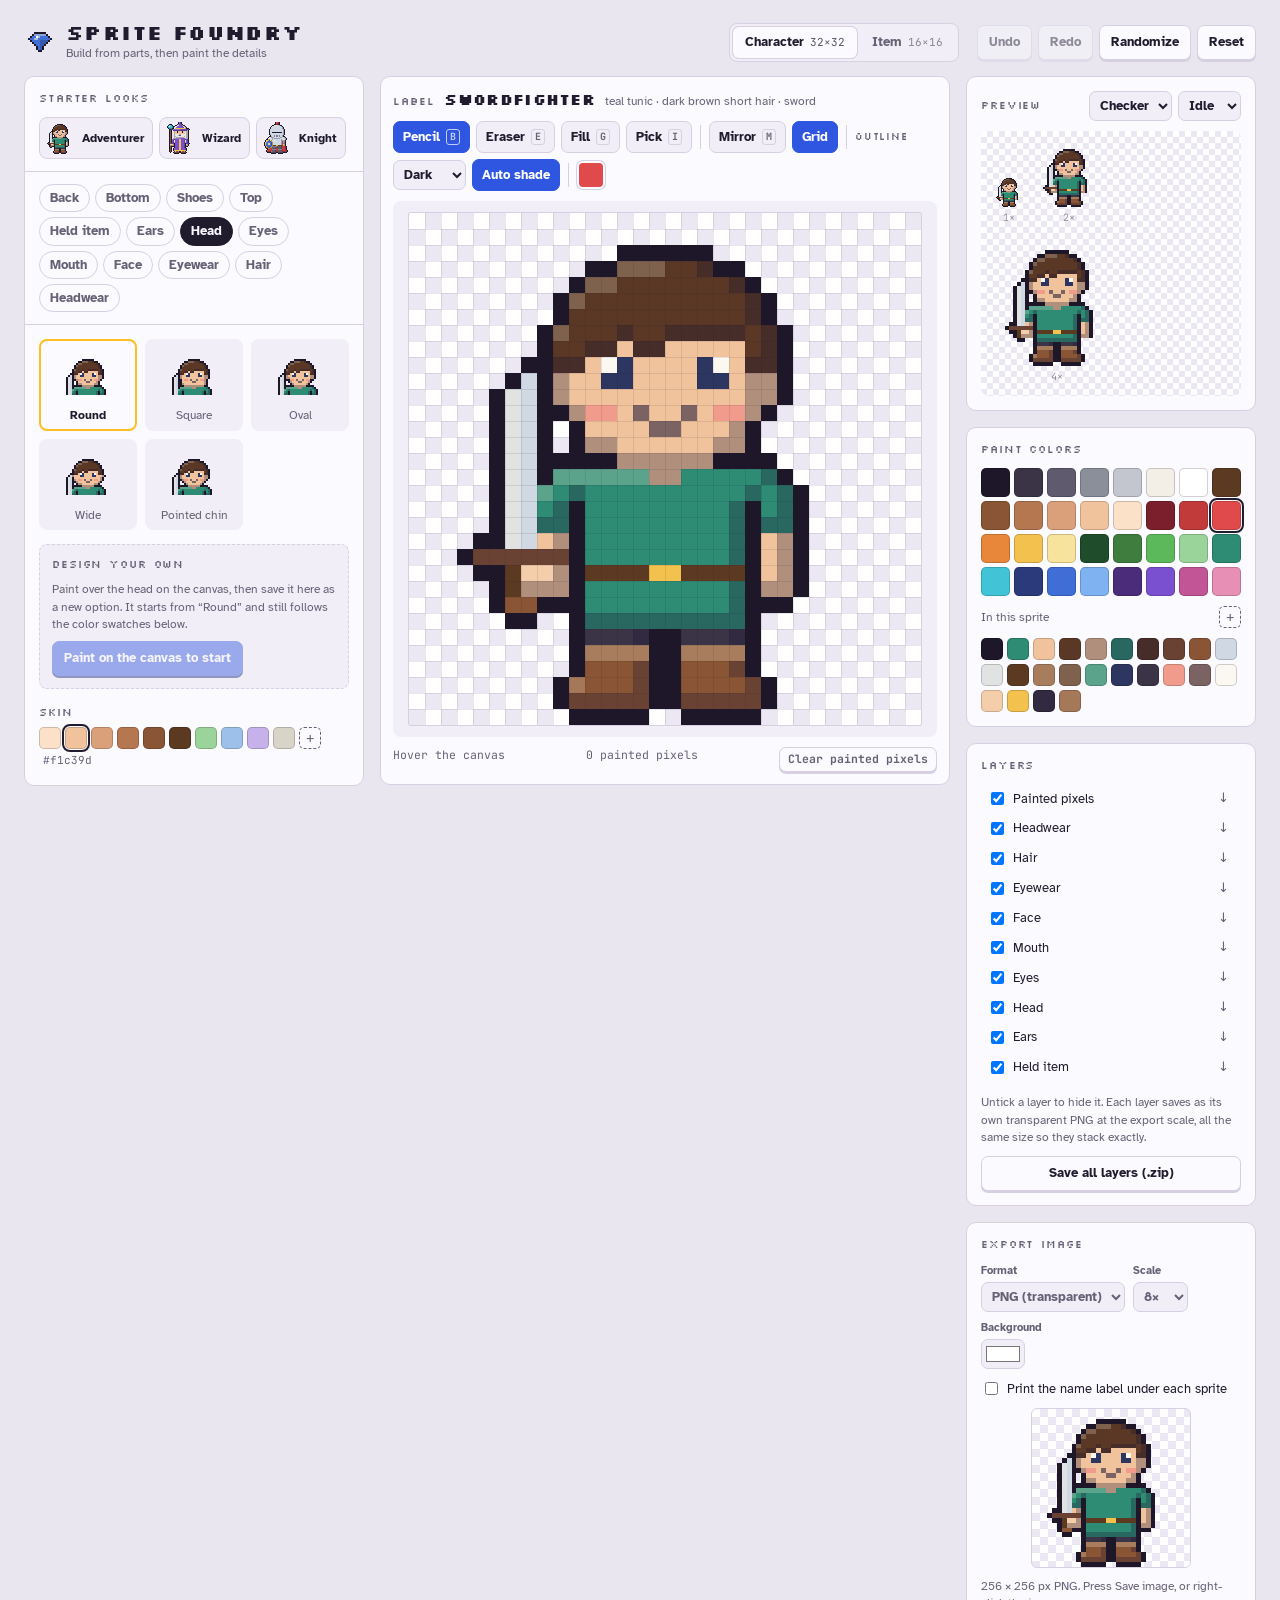
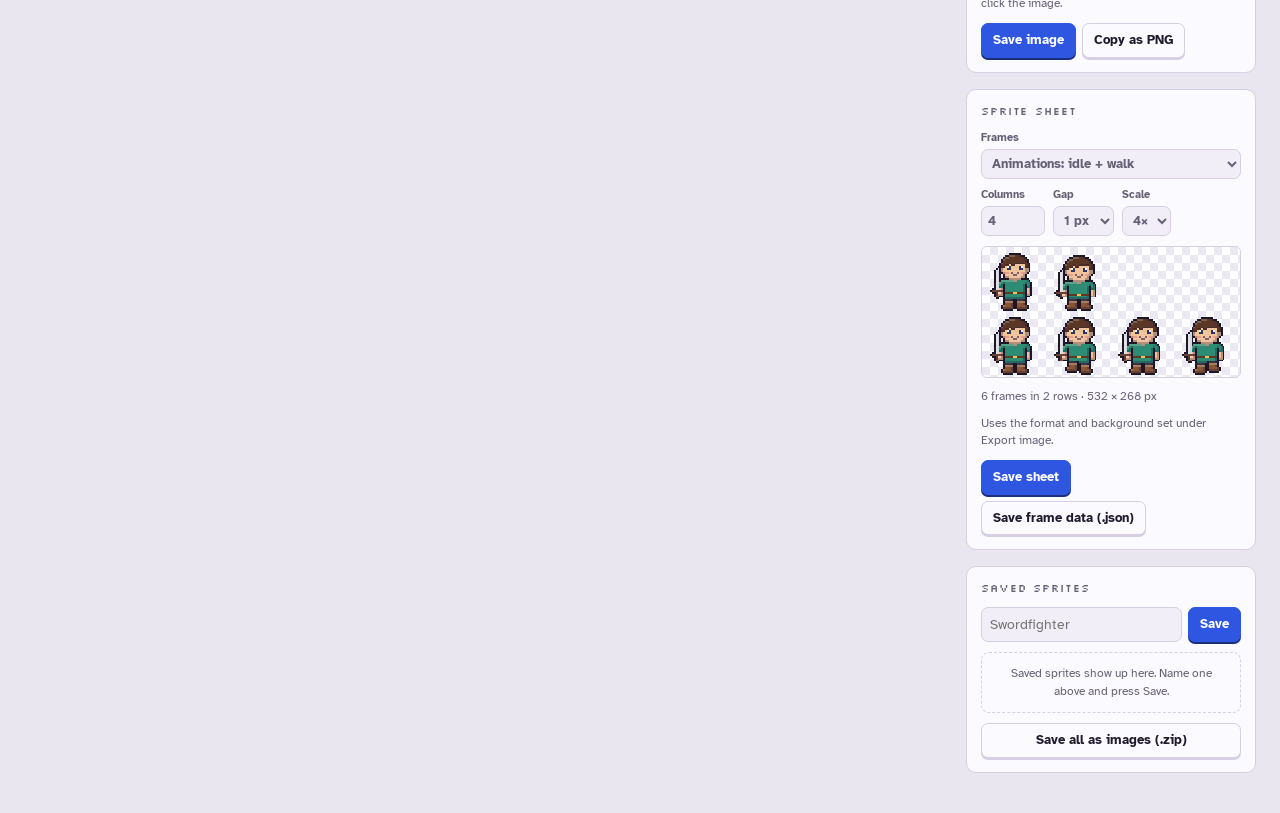
<file: sprite-foundry/index.html>
<!doctype html>
<html lang="en">
<head>
<meta charset="utf-8">
<meta name="viewport" content="width=device-width, initial-scale=1, viewport-fit=cover">
</head>
<body>
<title>Sprite Foundry</title>
<meta name="claude:viewport-fit-sides" content="cover">
<link rel="preconnect" href="https://fonts.googleapis.com">
<link rel="preconnect" href="https://fonts.gstatic.com" crossorigin>
<link rel="stylesheet" href="https://fonts.googleapis.com/css2?family=Silkscreen:wght@400;700&family=Atkinson+Hyperlegible:wght@400;700&family=JetBrains+Mono:wght@400;600&display=swap">
<style>
/* Layout: workbench — parts drawer | canvas | preview & output, stacking to one column on phones */
:root{
  --bg:#e9e6f0; --panel:#fbfaff; --panel-2:#f1eef7; --ink:#211b2e; --muted:#676176;
  --line:#d6d0e2; --accent:#2f56e0; --accent-ink:#ffffff; --sel:#ffbf1f;
  --check-a:#ffffff; --check-b:#ece8f3; --gridline:rgba(33,27,46,.10); --danger:#c23b3b;
  --f-display:"Silkscreen", ui-monospace, monospace;
  --f-body:"Atkinson Hyperlegible", system-ui, -apple-system, "Segoe UI", sans-serif;
  --f-mono:"JetBrains Mono", ui-monospace, SFMono-Regular, Menlo, monospace;
}
@media (prefers-color-scheme: dark){:root:not([data-theme="light"]){
  --bg:#14121b; --panel:#1d1a27; --panel-2:#262232; --ink:#ebe7f5; --muted:#9c95ad;
  --line:#353047; --accent:#7f9bff; --accent-ink:#0f0d16; --sel:#ffcf4a;
  --check-a:#2a2638; --check-b:#231f30; --gridline:rgba(235,231,245,.09); --danger:#ff7a7a; color-scheme:dark}}
:root[data-theme="dark"]{
  --bg:#14121b; --panel:#1d1a27; --panel-2:#262232; --ink:#ebe7f5; --muted:#9c95ad;
  --line:#353047; --accent:#7f9bff; --accent-ink:#0f0d16; --sel:#ffcf4a;
  --check-a:#2a2638; --check-b:#231f30; --gridline:rgba(235,231,245,.09); --danger:#ff7a7a; color-scheme:dark}
*{box-sizing:border-box}
html,body{background:var(--bg);color:var(--ink)}
body{font-family:var(--f-body);font-size:14px;line-height:1.45;
  padding-left:max(16px,env(safe-area-inset-left,0px));padding-right:max(16px,env(safe-area-inset-right,0px));padding-block:14px 32px}
button,input,select{font:inherit;color:inherit}
button{cursor:pointer}
:focus-visible{outline:2px solid var(--accent);outline-offset:2px}
.top{display:flex;flex-wrap:wrap;align-items:center;gap:12px 18px;max-width:1440px;margin:0 auto 14px}
.brand{display:flex;align-items:center;gap:10px;margin-right:auto}
.brand h1{font-family:var(--f-display);font-weight:700;font-size:20px;letter-spacing:.02em;margin:0;line-height:1}
.brand small{display:block;color:var(--muted);font-size:12px;margin-top:3px}
.logo{width:32px;height:32px;image-rendering:pixelated}
.seg{display:inline-flex;background:var(--panel-2);border:1px solid var(--line);border-radius:8px;padding:3px;gap:3px}
.seg button{border:0;background:transparent;padding:6px 12px;border-radius:6px;font-weight:700;font-size:13px;color:var(--muted)}
.seg button[aria-pressed="true"]{background:var(--panel);color:var(--ink);box-shadow:0 1px 0 var(--line),0 0 0 1px var(--line)}
.seg button .dim{font-family:var(--f-mono);font-weight:400;font-size:11px;margin-left:6px;opacity:.75}
.actions{display:flex;flex-wrap:wrap;gap:6px}
.btn{border:1px solid var(--line);background:var(--panel);padding:7px 11px;border-radius:7px;font-weight:700;font-size:13px;
  box-shadow:0 2px 0 var(--line);transition:transform .05s}
.btn:active{transform:translateY(2px);box-shadow:none}
.btn:disabled{opacity:.45;cursor:default}
.btn.primary{background:var(--accent);color:var(--accent-ink);border-color:var(--accent);box-shadow:0 2px 0 color-mix(in srgb,var(--accent) 55%,#000)}
.layout{display:grid;gap:16px;max-width:1440px;margin:0 auto;
  grid-template-columns:minmax(300px,340px) minmax(0,1fr) minmax(250px,290px);grid-template-areas:"parts stage side";align-items:start}
@media (max-width:1120px){.layout{grid-template-columns:minmax(0,1fr) minmax(0,1fr);grid-template-areas:"stage stage" "parts side"}}
@media (max-width:720px){.layout{grid-template-columns:minmax(0,1fr);grid-template-areas:"stage" "parts" "side"}}
.panel{background:var(--panel);border:1px solid var(--line);border-radius:10px;min-width:0}
.label{font-family:var(--f-display);font-size:11px;letter-spacing:.08em;text-transform:uppercase;color:var(--muted);margin:0}
/* parts */
.parts{grid-area:parts;display:flex;flex-direction:column}
.parts .head{padding:14px 14px 10px;border-bottom:1px solid var(--line);display:flex;flex-direction:column;gap:10px}
.presets{display:flex;gap:6px;overflow-x:auto;padding-bottom:2px}
.preset{border:1px solid var(--line);background:var(--panel-2);border-radius:8px;padding:4px 8px 4px 4px;display:flex;align-items:center;gap:6px;font-size:12px;font-weight:700;white-space:nowrap}
.preset canvas{width:32px;height:32px;image-rendering:pixelated}
.chips{display:flex;flex-wrap:wrap;gap:5px;padding:12px 14px;border-bottom:1px solid var(--line)}
.chip{border:1px solid var(--line);background:transparent;border-radius:999px;padding:4px 10px;font-size:12.5px;font-weight:700;color:var(--muted)}
.chip[aria-pressed="true"]{background:var(--ink);color:var(--panel);border-color:var(--ink)}
.opts{display:grid;grid-template-columns:repeat(auto-fill,minmax(72px,1fr));gap:8px;padding:14px}
.opt{border:2px solid transparent;background:var(--panel-2);border-radius:8px;padding:6px 4px 5px;display:flex;flex-direction:column;align-items:center;gap:4px;font-size:11.5px;color:var(--muted)}
.opt canvas{width:56px;height:56px;image-rendering:pixelated}
.optw{position:relative;display:flex;min-width:0}
.optw .opt{flex:1;min-width:0}
.optw .opt span{max-width:100%;overflow:hidden;text-overflow:ellipsis;white-space:nowrap}
.design{margin:0 14px 12px;padding:12px;border:1px dashed var(--line);border-radius:8px;display:flex;flex-direction:column;gap:8px;background:var(--panel-2)}
.design .btn{align-self:flex-start}
.opt:hover{border-color:var(--line)}
.opt[aria-pressed="true"]{border-color:var(--sel);color:var(--ink);font-weight:700;background:var(--panel)}
.colors{padding:4px 14px 16px;display:flex;flex-direction:column;gap:12px}
.slot{display:flex;flex-direction:column;gap:6px}
.slot .row{display:flex;flex-wrap:wrap;gap:4px;align-items:center}
.sw{width:22px;height:22px;border-radius:5px;border:1px solid rgba(0,0,0,.18);padding:0}
.sw[aria-pressed="true"]{outline:2px solid var(--ink);outline-offset:1px}
.custom{position:relative;width:22px;height:22px;border-radius:5px;border:1px dashed var(--muted);overflow:hidden;display:inline-grid;place-items:center;font-size:14px;color:var(--muted)}
.custom input{position:absolute;inset:0;opacity:0;cursor:pointer;width:100%;height:100%}
.hex{font-family:var(--f-mono);font-size:11px;color:var(--muted);margin-left:4px}
/* stage */
.stage{grid-area:stage;padding:12px;display:flex;flex-direction:column;gap:10px}
.tools{display:flex;flex-wrap:wrap;gap:6px;align-items:center}
.tool{border:1px solid var(--line);background:var(--panel-2);border-radius:7px;padding:6px 9px;font-size:12.5px;font-weight:700;display:inline-flex;align-items:center;gap:6px}
.tool kbd{font-family:var(--f-mono);font-size:10px;color:var(--muted);border:1px solid var(--line);border-radius:3px;padding:0 3px}
.tool[aria-pressed="true"]{background:var(--accent);color:var(--accent-ink);border-color:var(--accent)}
.tool[aria-pressed="true"] kbd{color:inherit;border-color:currentColor;opacity:.7}
.sep{width:1px;height:24px;background:var(--line);margin:0 2px}
.cur{width:28px;height:28px;border-radius:6px;border:2px solid var(--panel);box-shadow:0 0 0 1px var(--line)}
select.sel{border:1px solid var(--line);background:var(--panel-2);border-radius:7px;padding:5px 6px;font-size:12.5px;font-weight:700}
.board{display:grid;place-items:center;background:var(--panel-2);border-radius:8px;padding:12px;min-height:280px}
#cv{display:block;touch-action:none;cursor:crosshair;border-radius:2px;box-shadow:0 0 0 1px var(--line)}
.status{display:flex;flex-wrap:wrap;justify-content:space-between;gap:6px;font-family:var(--f-mono);font-size:11.5px;color:var(--muted)}
/* side */
.side{grid-area:side;display:flex;flex-direction:column;gap:16px}
.side .panel{padding:14px;display:flex;flex-direction:column;gap:10px}
.prev{display:flex;align-items:flex-end;gap:12px;flex-wrap:wrap;padding:12px;border-radius:8px}
.prev canvas{image-rendering:pixelated;display:block}
.prev figure{margin:0;display:flex;flex-direction:column;align-items:center;gap:4px}
.prev figcaption{font-family:var(--f-mono);font-size:10px;opacity:.7}
.bg-checker{background-color:var(--check-a);background-image:conic-gradient(var(--check-b) 25%,transparent 0 50%,var(--check-b) 0 75%,transparent 0);background-size:12px 12px;color:var(--muted)}
.bg-light{background:#f4f1ea;color:#555}
.bg-dark{background:#1b1826;color:#aaa}
.bg-grass{background:#5e9e4a;color:#f2f7ea}
.rowline{display:flex;flex-wrap:wrap;gap:8px;align-items:center;justify-content:space-between}
.pal{display:grid;grid-template-columns:repeat(8,1fr);gap:4px}
.pal .sw{width:100%;height:auto;aspect-ratio:1;max-width:100%}
.used{display:flex;flex-wrap:wrap;gap:4px;min-height:22px}
.tag{display:flex;flex-wrap:wrap;align-items:baseline;gap:2px 10px}
.tag strong{font-family:var(--f-display);font-size:15px;letter-spacing:.02em}
.chk{display:flex;gap:6px;align-items:center;font-size:12.5px}
.export img{image-rendering:pixelated;max-width:100%;width:160px;height:auto;align-self:center;background-color:var(--check-a);background-image:conic-gradient(var(--check-b) 25%,transparent 0 50%,var(--check-b) 0 75%,transparent 0);background-size:16px 16px;border-radius:6px;border:1px solid var(--line)}
.hint{font-size:12px;color:var(--muted);margin:0}
.fields{display:flex;flex-wrap:wrap;gap:8px}
.fields label{display:flex;flex-direction:column;gap:3px;font-size:11px;color:var(--muted);font-weight:700}
.fields label.wide{flex:1 1 100%}
.fields input[type=number]{width:64px;border:1px solid var(--line);background:var(--panel-2);border-radius:7px;padding:5px 6px;font-size:12.5px;font-weight:700}
.fields input[type=color]{width:44px;height:30px;border:1px solid var(--line);border-radius:7px;background:var(--panel-2);padding:2px}
.btnrow{display:flex;flex-wrap:wrap;gap:6px}
.sheetbox{overflow:auto;max-height:280px;border:1px solid var(--line);border-radius:6px;background-color:var(--check-a);background-image:conic-gradient(var(--check-b) 25%,transparent 0 50%,var(--check-b) 0 75%,transparent 0);background-size:16px 16px}
.sheetbox img{display:block;image-rendering:pixelated;max-width:100%}
.gsave{position:absolute;top:2px;left:2px;border:0;background:transparent;color:var(--muted);font-size:13px;line-height:1;padding:2px 4px;border-radius:4px}
.gsave:hover{color:var(--accent)}
.layers{display:flex;flex-direction:column;gap:1px;max-height:300px;overflow:auto}
.lrow{display:flex;justify-content:space-between;align-items:center;padding:3px 6px;border-radius:6px}
.lrow:hover{background:var(--panel-2)}
.gsave2{border:0;background:transparent;color:var(--muted);font-size:13px;padding:2px 6px;border-radius:4px}
.gsave2:hover{color:var(--accent)}
.gallery{display:grid;grid-template-columns:repeat(auto-fill,minmax(70px,1fr));gap:8px}
.gitem{position:relative;border:1px solid var(--line);background:var(--panel-2);border-radius:8px;padding:6px 4px;display:flex;flex-direction:column;align-items:center;gap:3px;font-size:11px;min-width:0}
.gitem img{width:48px;height:48px;image-rendering:pixelated}
.gitem span{max-width:100%;overflow:hidden;text-overflow:ellipsis;white-space:nowrap}
.gdel{position:absolute;top:2px;right:2px;border:0;background:transparent;color:var(--muted);font-size:14px;line-height:1;padding:2px 4px;border-radius:4px}
.gdel:hover{color:var(--danger)}
.save{display:flex;gap:6px}
.save input{flex:1;min-width:0;border:1px solid var(--line);background:var(--panel-2);border-radius:7px;padding:6px 8px}
.empty{font-size:12px;color:var(--muted);border:1px dashed var(--line);border-radius:8px;padding:12px;text-align:center}
.toast{position:fixed;left:50%;bottom:calc(20px + env(safe-area-inset-bottom,0px));transform:translateX(-50%);background:var(--ink);color:var(--panel);padding:8px 14px;border-radius:8px;font-weight:700;font-size:13px;opacity:0;pointer-events:none;transition:opacity .2s}
.toast.on{opacity:1}
@media (prefers-reduced-motion: reduce){.btn,.toast{transition:none}}
</style>

<header class="top">
  <div class="brand">
    <canvas class="logo" id="logo" width="16" height="16" aria-hidden="true"></canvas>
    <div><h1>Sprite Foundry</h1><small>Build from parts, then paint the details</small></div>
  </div>
  <div class="seg" role="group" aria-label="Sprite type">
    <button id="m-character" aria-pressed="true">Character<span class="dim">32×32</span></button>
    <button id="m-item" aria-pressed="false">Item<span class="dim">16×16</span></button>
  </div>
  <div class="actions">
    <button class="btn" id="undo" title="Undo (Ctrl+Z)">Undo</button>
    <button class="btn" id="redo" title="Redo (Ctrl+Shift+Z)">Redo</button>
    <button class="btn" id="random">Randomize</button>
    <button class="btn" id="reset">Reset</button>
  </div>
</header>

<main class="layout">
  <section class="panel parts" aria-label="Parts">
    <div class="head">
      <p class="label" id="presets-label">Starter looks</p>
      <div class="presets" id="presets"></div>
    </div>
    <div class="chips" id="chips" role="tablist"></div>
    <div class="opts" id="opts"></div>
    <div class="design" id="design"></div>
    <div class="colors" id="colors"></div>
  </section>

  <section class="panel stage" aria-label="Canvas">
    <div class="tag"><p class="label">Label</p><strong id="lbl-name"></strong><span class="hint" id="lbl-detail"></span></div>
    <div class="tools">
      <button class="tool" data-tool="pencil" aria-pressed="true">Pencil <kbd>B</kbd></button>
      <button class="tool" data-tool="eraser" aria-pressed="false">Eraser <kbd>E</kbd></button>
      <button class="tool" data-tool="fill" aria-pressed="false">Fill <kbd>G</kbd></button>
      <button class="tool" data-tool="picker" aria-pressed="false">Pick <kbd>I</kbd></button>
      <span class="sep"></span>
      <button class="tool" id="mirror" aria-pressed="false">Mirror <kbd>M</kbd></button>
      <button class="tool" id="gridt" aria-pressed="true">Grid</button>
      <span class="sep"></span>
      <label class="label" for="outline" style="font-size:10px">Outline</label>
      <select class="sel" id="outline"><option value="dark">Dark</option><option value="tint">Tinted</option><option value="none">None</option></select>
      <button class="tool" id="shading" aria-pressed="true">Auto shade</button>
      <span class="sep"></span>
      <span class="cur" id="cur" title="Current color"></span>
    </div>
    <div class="board" id="board"><canvas id="cv" aria-label="Pixel canvas"></canvas></div>
    <div class="status"><span id="pos">Hover the canvas</span><span id="edits">0 painted pixels</span>
      <button class="btn" id="clear" style="padding:3px 8px;font-size:11.5px">Clear painted pixels</button></div>
  </section>

  <aside class="side">
    <section class="panel">
      <div class="rowline"><p class="label">Preview</p>
        <div class="rowline" style="gap:6px">
          <select class="sel" id="bg" aria-label="Preview background"><option value="checker">Checker</option><option value="light">Light</option><option value="dark">Dark</option><option value="grass">Grass</option></select>
          <select class="sel" id="anim" aria-label="Preview animation"></select>
        </div></div>
      <div class="prev bg-checker" id="prev">
        <figure><canvas id="p1"></canvas><figcaption>1×</figcaption></figure>
        <figure><canvas id="p2"></canvas><figcaption>2×</figcaption></figure>
        <figure><canvas id="p4"></canvas><figcaption>4×</figcaption></figure>
      </div>
    </section>
    <section class="panel">
      <p class="label">Paint colors</p>
      <div class="pal" id="pal"></div>
      <div class="rowline"><span class="hint">In this sprite</span>
        <label class="custom" title="Custom color">+<input type="color" id="pcustom" aria-label="Custom paint color"></label></div>
      <div class="used" id="used"></div>
    </section>
    <section class="panel">
      <p class="label">Layers</p>
      <div class="layers" id="layers"></div>
      <p class="hint">Untick a layer to hide it. Each layer saves as its own transparent PNG at the export scale, all the same size so they stack exactly.</p>
      <button class="btn needs-save" id="savelayers">Save all layers (.zip)</button>
    </section>
    <section class="panel export">
      <p class="label">Export image</p>
      <div class="fields">
        <label>Format<select class="sel" id="fmt"><option value="png">PNG (transparent)</option><option value="jpeg">JPEG</option></select></label>
        <label>Scale<select class="sel" id="scale"><option value="1">1×</option><option value="4">4×</option><option value="8">8×</option><option value="16">16×</option></select></label>
        <label id="jbg-wrap">Background<input type="color" id="jbg" value="#ffffff"></label>
      </div>
      <label class="chk"><input type="checkbox" id="lblon"> Print the name label under each sprite</label>
      <img id="out" alt="Exported sprite">
      <p class="hint" id="outhint">Right-click or long-press the image to save it.</p>
      <div class="btnrow"><button class="btn primary needs-save" id="saveimg">Save image</button><button class="btn" id="copy">Copy as PNG</button></div>
    </section>
    <section class="panel">
      <p class="label">Sprite sheet</p>
      <div class="fields">
        <label class="wide">Frames<select class="sel" id="ssrc"></select></label>
        <label id="scols-wrap">Columns<input type="number" id="scols" min="1" max="32" value="4"></label>
        <label>Gap<select class="sel" id="sgap"><option value="0">0 px</option><option value="1">1 px</option><option value="2">2 px</option></select></label>
        <label>Scale<select class="sel" id="sscale"><option value="1">1×</option><option value="2">2×</option><option value="4">4×</option><option value="8">8×</option></select></label>
      </div>
      <div class="sheetbox"><img id="sheet" alt="Sprite sheet"></div>
      <p class="hint" id="sheethint"></p>
      <p class="hint">Uses the format and background set under Export image.</p>
      <div class="btnrow"><button class="btn primary needs-save" id="savesheet">Save sheet</button><button class="btn needs-save" id="savejson" title="Frame positions and animation rows, for game engines">Save frame data (.json)</button></div>
    </section>
    <section class="panel">
      <p class="label">Saved sprites</p>
      <form class="save" id="saveform"><input id="sname" placeholder="Name this sprite" maxlength="24" aria-label="Sprite name"><button class="btn primary" type="submit">Save</button></form>
      <div class="gallery" id="gallery"></div>
      <button class="btn needs-save" id="saveall">Save all as images (.zip)</button>
    </section>
  </aside>
</main>
<div class="toast" id="toast" role="status"></div>

<script>
(()=>{
/* ---------- colour helpers ---------- */
const h2r=h=>{h=h.replace('#','');if(h.length===3)h=[...h].map(c=>c+c).join('');const n=parseInt(h,16);return[n>>16&255,n>>8&255,n&255]};
const r2h=a=>'#'+a.map(v=>Math.max(0,Math.min(255,Math.round(v))).toString(16).padStart(2,'0')).join('');
const memo=new Map();
const mix=(a,b,t)=>{const k=a+b+t;let v=memo.get(k);if(v)return v;const A=h2r(a),B=h2r(b);v=r2h(A.map((x,i)=>x+(B[i]-x)*t));memo.set(k,v);return v};
const dk=(c,t=.3)=>mix(c,'#1c1433',t), lt=(c,t=.28)=>mix(c,'#fff6dc',t);
const OUT='#1d1729', INK='#1f1a2b', WHITE='#fbf8f2', TONGUE='#c2475a';

/* ---------- pixel structures ---------- */
class Grid{constructor(w){this.w=w;this.h=w;this.p=new Array(w*w).fill(null)}
  ok(x,y){return x>=0&&y>=0&&x<this.w&&y<this.h}
  set(x,y,c){if(this.ok(x,y))this.p[y*this.w+x]=c}
  get(x,y){return this.ok(x,y)?this.p[y*this.w+x]:null}
  clone(){const g=new Grid(this.w);g.p=this.p.slice();return g}}
class M{constructor(){this.s=new Set()}
  k(x,y){return x+','+y}
  add(x,y){this.s.add(x+','+y);return this}
  has(x,y){return this.s.has(x+','+y)}
  del(x,y){this.s.delete(x+','+y);return this}
  rect(x,y,w,h){for(let j=y;j<y+h;j++)for(let i=x;i<x+w;i++)this.add(i,j);return this}
  cut(x,y,w=1,h=1){for(let j=y;j<y+h;j++)for(let i=x;i<x+w;i++)this.del(i,j);return this}
  ell(cx,cy,rx,ry){for(let y=Math.floor(cy-ry-1);y<=cy+ry+1;y++)for(let x=Math.floor(cx-rx-1);x<=cx+rx+1;x++){const a=(x+.5-cx)/rx,b=(y+.5-cy)/ry;if(a*a+b*b<=1)this.add(x,y)}return this}
  pts(a){for(const[x,y]of a)this.add(x,y);return this}
  line(x0,y0,x1,y1){let dx=Math.abs(x1-x0),dy=-Math.abs(y1-y0),sx=x0<x1?1:-1,sy=y0<y1?1:-1,e=dx+dy;for(;;){this.add(x0,y0);if(x0===x1&&y0===y1)break;const e2=2*e;if(e2>=dy){e+=dy;x0+=sx}if(e2<=dx){e+=dx;y0+=sy}}return this}
  rows(list){for(const[y,a,b]of list)this.rect(a,y,b-a+1,1);return this}
  each(f){for(const k of this.s){const i=k.indexOf(',');f(+k.slice(0,i),+k.slice(i+1))}}
  mirror(W){const a=[...this.s];for(const k of a){const i=k.indexOf(',');this.add(W-1-(+k.slice(0,i)),+k.slice(i+1))}return this}
  filter(f){const m=new M();this.each((x,y)=>{if(f(x,y))m.add(x,y)});return m}
  union(o){for(const k of o.s)this.s.add(k);return this}
  minus(o){for(const k of o.s)this.s.delete(k);return this}}
const fill=(g,m,c)=>m.each((x,y)=>g.set(x,y,c));
function shaded(g,m,base,R){const sh=dk(base),li=lt(base,.22),half=g.w/2;
  m.each((x,y)=>{let c=base;if(R.shading){if(!m.has(x+1,y)||!m.has(x,y+1))c=sh;else if(!m.has(x,y-1)&&x<half)c=li}g.set(x,y,c)})}
function pat(g,rows,ax,ay,map,mir){rows.forEach((r,j)=>[...r].forEach((ch,i)=>{const c=map[ch];if(!c)return;g.set(ax+i,ay+j,c);if(mir)g.set(g.w-1-(ax+i),ay+j,c)}))}

/* ---------- character parts (32×32) ---------- */
const TORSO=()=>new M().rect(11,16,10,8).rect(9,16,14,1).rect(8,17,16,1);
const ARMS=(a,b)=>new M().rect(8,a,2,b-a+1).rect(22,a,2,b-a+1);
const CAP=()=>new M().ell(16,9.5,7,6.6).filter((x,y)=>y<=7);
const fist=(g,C,R,w=3)=>shaded(g,new M().rect(10-w,22,w,2),C.skin,R);
const eyeMap=C=>({D:INK,W:WHITE,E:C.eyes,e:dk(C.eyes),S:dk(C.skin,.25),G:lt(C.eyes,.45)});

const CHAR={size:32,
 phases:['back','legs','feet','torso','held','neck','ears','head','face','eyewear','hair','earsTop','hat','front'],
 cats:[
 {id:'base',hidden:true,opts:[{id:'b',
   legs:(g,C,R)=>shaded(g,new M().rect(11,24,4,5).rect(17,24,4,5),C.skin,R),
   feet:(g,C,R)=>shaded(g,new M().rect(11,29,4,2).add(10,30).mirror(32),C.skin,R),
   torso:(g,C,R)=>shaded(g,TORSO().union(ARMS(18,23)),C.skin,R),
   neck:(g,C)=>fill(g,new M().rect(14,14,4,2),dk(C.skin))}]},
 {id:'back',name:'Back',slots:['back'],focus:[0,4,32,28],opts:[
   {id:'none',name:'None'},
   {id:'cape',name:'Cape',back(g,C,R){const m=new M();for(let y=16;y<=29;y++){const l=9-Math.floor((y-16)/4);m.rect(l,y,32-2*l,1)}shaded(g,m,C.back,R)}},
   {id:'wings',name:'Wings',back(g,C,R){const m=new M().rows([[9,6,8],[10,4,8],[11,2,8],[12,1,8],[13,0,8],[14,0,8],[15,1,8],[16,1,8],[17,2,8],[18,2,8],[19,3,8],[20,4,8],[21,5,8]]).mirror(32);
     shaded(g,m,C.back,R);fill(g,m.filter((x,y)=>(y===14||y===17||y===20)&&m.has(x-1,y)&&m.has(x+1,y)),dk(C.back,.22))}},
   {id:'bat',name:'Bat wings',back(g,C,R){const m=new M().rows([[7,7,8],[8,5,8],[9,3,8],[10,2,8],[11,1,8],[12,0,8],[13,0,8],[14,0,8],[15,0,0],[15,2,3],[15,5,8],[16,3,3],[16,6,8],[17,7,8]]).mirror(32);
     shaded(g,m,C.back,R);const b=new M().line(8,8,1,12).line(8,10,3,15).line(8,12,6,16).mirror(32);fill(g,b.filter((x,y)=>m.has(x,y)),dk(C.back,.45))}},
   {id:'quiver',name:'Quiver',back(g,C,R){const m=new M();for(let t=0;t<14;t++)m.rect(21+Math.round(t*.25),10+t,3,1);shaded(g,m,C.back,R);
     fill(g,new M().pts([[22,7],[22,8],[22,9],[24,6],[24,7],[24,8],[24,9]]),'#e8dcc0');fill(g,new M().pts([[22,6],[24,5]]),'#d64545')}},
   {id:'pack',name:'Backpack',back(g,C,R){shaded(g,new M().rect(7,17,18,8),C.back,R)},
     front(g,C){fill(g,new M().rect(12,16,1,5).mirror(32),dk(C.back,.45))}}]},
 {id:'bottom',name:'Bottom',slots:['bottom'],focus:[4,14,24,18],opts:[
   {id:'trousers',name:'Trousers',legs:(g,C,R)=>shaded(g,new M().rect(11,24,10,2).rect(11,26,4,3).rect(17,26,4,3),C.bottom,R)},
   {id:'shorts',name:'Shorts',legs:(g,C,R)=>shaded(g,new M().rect(11,24,10,2).rect(11,26,4,1).rect(17,26,4,1),C.bottom,R)},
   {id:'skirt',name:'Skirt',legs:(g,C,R)=>shaded(g,new M().rect(11,24,10,1).rect(10,25,12,2),C.bottom,R)},
   {id:'wide',name:'Wide pants',legs:(g,C,R)=>shaded(g,new M().rect(10,24,12,2).rect(10,26,5,3).rect(17,26,5,3),C.bottom,R)},
   {id:'bare',name:'Bare legs'}]},
 {id:'shoes',name:'Shoes',slots:['shoes'],focus:[4,16,24,16],opts:[
   {id:'boots',name:'Boots',feet(g,C,R){shaded(g,new M().rect(11,27,4,4).add(10,29).add(10,30).mirror(32),C.shoes,R);fill(g,new M().rect(11,27,4,1).mirror(32),lt(C.shoes,.25))}},
   {id:'sneakers',name:'Sneakers',feet(g,C,R){shaded(g,new M().rect(11,29,4,1).rect(10,30,5,1).mirror(32),C.shoes,R);fill(g,new M().rect(10,30,5,1).mirror(32),'#efebe4')}},
   {id:'sandals',name:'Sandals',feet(g,C){fill(g,new M().pts([[12,29],[13,29]]).mirror(32),C.shoes);fill(g,new M().rect(10,30,5,1).mirror(32),dk(C.shoes))}},
   {id:'bare',name:'Barefoot'}]},
 {id:'top',name:'Top',slots:['top','top2'],focus:[2,12,28,20],opts:[
   {id:'tunic',name:'Tunic',torso(g,C,R){shaded(g,TORSO().union(ARMS(18,19)).rect(11,24,10,2),C.top,R);fill(g,new M().rect(11,22,10,1),C.top2);fill(g,new M().pts([[15,22],[16,22]]),'#f2c14e');fill(g,new M().pts([[15,16],[16,16]]),dk(C.skin))}},
   {id:'tee',name:'T-shirt',torso(g,C,R){shaded(g,TORSO().union(ARMS(18,19)),C.top,R);fill(g,new M().pts([[15,16],[16,16]]),dk(C.skin));fill(g,ARMS(19,19),C.top2)}},
   {id:'long',name:'Long sleeve',torso(g,C,R){shaded(g,TORSO().union(ARMS(18,21)),C.top,R);fill(g,ARMS(21,21),C.top2)}},
   {id:'tank',name:'Tank top',torso(g,C,R){shaded(g,new M().rect(11,17,10,7).rect(12,16,2,1).rect(18,16,2,1),C.top,R)}},
   {id:'hoodie',name:'Hoodie',torso(g,C,R){shaded(g,TORSO().union(ARMS(18,21)),C.top,R);fill(g,new M().rect(11,15,3,1).mirror(32),dk(C.top));fill(g,new M().rect(13,21,6,2),dk(C.top,.2));fill(g,new M().pts([[14,17],[14,18],[17,17],[17,18]]),C.top2)}},
   {id:'jacket',name:'Jacket',torso(g,C,R){shaded(g,TORSO().union(ARMS(18,21)),C.top,R);shaded(g,new M().rect(14,16,4,8),C.top2,R);fill(g,new M().pts([[13,16],[13,17],[18,16],[18,17]]),lt(C.top,.3))}},
   {id:'armor',name:'Armor',torso(g,C,R){shaded(g,ARMS(18,21),dk(C.top,.25),R);shaded(g,TORSO(),C.top,R);shaded(g,new M().ell(9.5,17,2.6,2.1).mirror(32),lt(C.top,.12),R);
     fill(g,new M().rect(11,23,10,1),C.top2);fill(g,new M().pts([[15,23],[16,23]]),'#f2c14e');fill(g,new M().pts([[13,18],[13,19],[14,18]]),lt(C.top,.5))}},
   {id:'robe',name:'Robe',torso(g,C,R){shaded(g,TORSO().union(ARMS(18,21)).rect(7,21,3,1).rect(22,21,3,1).rect(11,24,10,2).rect(10,26,12,3),C.top,R);fill(g,new M().rect(15,17,2,12),C.top2);fill(g,new M().rect(10,28,12,1),C.top2)}},
   {id:'dress',name:'Dress',torso(g,C,R){shaded(g,TORSO().union(ARMS(18,18)),C.top,R);shaded(g,new M().rect(11,22,10,1).rect(10,23,12,2).rect(9,25,14,3),C.top,R);fill(g,new M().rect(11,21,10,1),C.top2);fill(g,new M().rect(9,27,14,1),C.top2);fill(g,new M().pts([[15,16],[16,16]]),dk(C.skin))}}]},
 {id:'held',name:'Held item',slots:['item','item2'],focus:[0,2,24,28],opts:[
   {id:'none',name:'Empty'},
   {id:'sword',name:'Sword',held(g,C,R){fill(g,new M().rect(6,11,1,10),lt(C.item,.35));fill(g,new M().rect(7,11,1,10).add(7,10),C.item);
     shaded(g,new M().rect(4,21,6,1),C.item2,R);fill(g,new M().rect(6,22,2,2),'#5c3a22');fill(g,new M().rect(6,24,2,1),C.item2);fist(g,C,R)}},
   {id:'staff',name:'Staff',held(g,C,R){fill(g,new M().rect(6,8,1,22),C.item2);shaded(g,new M().ell(6.5,5,2.3,2.3),C.item,R);g.set(5,4,'#ffffff');fist(g,C,R,4)}},
   {id:'shield',name:'Shield',held(g,C,R){const o=new M().ell(8,22,4,4.6),i=new M().ell(8,22,3,3.6);shaded(g,o,C.item2,R);shaded(g,i,C.item,R);fill(g,new M().rect(7,21,2,2),lt(C.item2,.35))}},
   {id:'torch',name:'Torch',held(g,C,R){fill(g,new M().rect(6,17,2,11),C.item2);fill(g,new M().ell(7,13.5,2.4,3.4),'#f08a24');fill(g,new M().ell(7,14.5,1.2,2),'#ffd54a');fist(g,C,R)}},
   {id:'wand',name:'Wand',held(g,C,R){fill(g,new M().line(5,18,8,21),C.item2);fill(g,new M().pts([[3,17],[5,17],[4,16],[4,18]]),lt(C.item,.4));g.set(4,17,C.item);fist(g,C,R)}}]},
 {id:'ears',name:'Ears',slots:['skin','hair'],focus:[2,0,28,20],opts:[
   {id:'human',name:'Human',ears(g,C,R){shaded(g,new M().rect(9,9,1,3).mirror(32),C.skin,R)}},
   {id:'elf',name:'Elf',ears(g,C,R){shaded(g,new M().pts([[9,9],[9,10],[9,11],[8,8],[8,9],[8,10],[7,7],[7,8],[6,6]]).mirror(32),C.skin,R)}},
   {id:'cat',name:'Cat',earsTop(g,C,R){shaded(g,new M().rows([[1,10,10],[2,10,11],[3,10,12],[4,10,13]]).mirror(32),C.hair,R);fill(g,new M().pts([[11,3],[11,4],[12,4]]).mirror(32),'#f2a3b3')}},
   {id:'bunny',name:'Bunny',earsTop(g,C,R){shaded(g,new M().ell(12,2,1.6,4).mirror(32),C.hair,R);fill(g,new M().rect(12,0,1,4).mirror(32),'#f2a3b3')}},
   {id:'none',name:'Hidden'}]},
 {id:'head',name:'Head',slots:['skin'],focus:[4,0,24,20],opts:[
   {id:'round',name:'Round',head:(g,C,R)=>shaded(g,new M().ell(16,10,6.5,6.3),C.skin,R)},
   {id:'square',name:'Square',head:(g,C,R)=>shaded(g,new M().rect(10,4,12,12).cut(10,4).cut(21,4).cut(10,15).cut(21,15),C.skin,R)},
   {id:'oval',name:'Oval',head:(g,C,R)=>shaded(g,new M().ell(16,9.8,5.7,6.6),C.skin,R)},
   {id:'wide',name:'Wide',head:(g,C,R)=>shaded(g,new M().ell(16,10.5,7.5,5.6),C.skin,R)},
   {id:'pointed',name:'Pointed chin',head:(g,C,R)=>shaded(g,new M().rect(10,4,12,9).cut(10,4).cut(21,4).rect(11,13,10,1).rect(12,14,8,1).rect(13,15,6,1),C.skin,R)}]},
 {id:'eyes',name:'Eyes',slots:['eyes'],focus:[8,4,16,14],opts:[
   {id:'round',name:'Round',face:(g,C)=>pat(g,['...','.WE','.EE'],11,8,eyeMap(C),1)},
   {id:'dots',name:'Dots',face:(g,C)=>pat(g,['...','..D','..D'],11,8,eyeMap(C),1)},
   {id:'anime',name:'Anime',face:(g,C)=>pat(g,['.DD','DWE','.Ee'],11,8,eyeMap(C),1)},
   {id:'sleepy',name:'Sleepy',face:(g,C)=>pat(g,['...','.SS','.DD'],11,8,eyeMap(C),1)},
   {id:'happy',name:'Happy',face:(g,C)=>pat(g,['...','.D.','D.D'],11,8,eyeMap(C),1)},
   {id:'angry',name:'Fierce',face:(g,C)=>pat(g,['D..','.DD','.WE'],11,8,eyeMap(C),1)},
   {id:'glow',name:'Glowing',face:(g,C)=>pat(g,['...','.GG','.EE'],11,8,eyeMap(C),1)}]},
 {id:'mouth',name:'Mouth',slots:['skin'],focus:[8,4,16,14],opts:[
   {id:'smile',name:'Smile',face:(g,C)=>pat(g,['D..D','.DD.'],14,12,{D:dk(C.skin,.55)})},
   {id:'grin',name:'Grin',face:(g,C)=>pat(g,['DDDD','DWWD','.DD.'],14,12,{D:dk(C.skin,.6),W:WHITE})},
   {id:'neutral',name:'Neutral',face:(g,C)=>pat(g,['....','.DD.'],14,12,{D:dk(C.skin,.5)})},
   {id:'frown',name:'Frown',face:(g,C)=>pat(g,['.DD.','D..D'],14,12,{D:dk(C.skin,.55)})},
   {id:'gasp',name:'Gasp',face:(g,C)=>pat(g,['.DD.','.RR.'],14,12,{D:dk(C.skin,.6),R:TONGUE})},
   {id:'fangs',name:'Fangs',face:(g,C)=>pat(g,['DDDD','W..W'],14,12,{D:dk(C.skin,.6),W:WHITE})},
   {id:'silly',name:'Tongue out',face:(g,C)=>pat(g,['D..D','.DD.','..R.'],14,12,{D:dk(C.skin,.55),R:TONGUE})}]},
 {id:'face',name:'Face',slots:['hair'],focus:[6,4,20,16],opts:[
   {id:'none',name:'Plain'},
   {id:'blush',name:'Blush',face:(g,C)=>fill(g,new M().rect(11,12,2,1).mirror(32),mix(C.skin,'#f06a7a',.45))},
   {id:'freckles',name:'Freckles',face:(g,C)=>fill(g,new M().pts([[11,12],[13,12],[12,13]]).mirror(32),dk(C.skin,.25))},
   {id:'whiskers',name:'Whiskers',face:(g,C)=>fill(g,new M().pts([[9,12],[10,12],[9,14],[10,13]]).mirror(32),dk(C.skin,.6))},
   {id:'mustache',name:'Mustache',face:(g,C,R)=>shaded(g,new M().rect(13,12,6,1).pts([[12,13],[19,13]]),C.hair,R)},
   {id:'beard',name:'Beard',face(g,C,R){shaded(g,new M().ell(16,11,7,5.5).filter((x,y)=>y>=12).union(new M().rect(10,9,1,3).mirror(32)).cut(15,13,2,1),C.hair,R);fill(g,new M().rect(15,13,2,1),dk(C.skin,.6))}},
   {id:'scar',name:'Scar',face:(g)=>fill(g,new M().pts([[19,11],[20,12],[21,13]]),'#c46a6a')}]},
 {id:'eyewear',name:'Eyewear',slots:['glasses'],focus:[6,4,20,14],opts:[
   {id:'none',name:'None'},
   {id:'round',name:'Glasses',eyewear(g,C){fill(g,new M().rect(10,8,5,5).cut(11,9,3,3).cut(10,8).cut(14,8).cut(10,12).cut(14,12).mirror(32).pts([[15,10],[16,10]]),C.glasses)}},
   {id:'shades',name:'Shades',eyewear(g,C){fill(g,new M().rect(10,9,5,2).mirror(32).pts([[15,9],[16,9]]),C.glasses);fill(g,new M().pts([[11,9],[18,9]]),lt(C.glasses,.55))}},
   {id:'patch',name:'Eyepatch',eyewear(g,C){fill(g,new M().rect(18,9,3,3).pts([[17,8],[16,8],[15,7],[14,7],[13,6],[12,6],[11,6],[10,6],[21,8]]),C.glasses)}},
   {id:'monocle',name:'Monocle',eyewear(g,C){fill(g,new M().rect(17,8,5,5).cut(18,9,3,3).cut(17,8).cut(21,8).cut(17,12).cut(21,12).pts([[21,13],[21,14],[22,15]]),C.glasses)}},
   {id:'goggles',name:'Goggles',eyewear(g,C){fill(g,new M().rect(9,8,14,4),C.glasses);fill(g,new M().rect(11,9,3,2).mirror(32),'#8fe0ef');fill(g,new M().pts([[11,9],[18,9]]),'#e6fbff')}}]},
 {id:'hair',name:'Hair',slots:['hair'],focus:[2,0,28,24],opts:[
   {id:'short',name:'Short',hair:(g,C,R)=>shaded(g,CAP().union(new M().rect(9,8,2,2).mirror(32)).pts([[11,8],[12,8],[14,8],[15,8]]),C.hair,R)},
   {id:'spiky',name:'Spiky',hair:(g,C,R)=>shaded(g,CAP().union(new M().pts([[11,2],[12,2],[12,1],[14,2],[15,2],[15,1],[15,0],[9,5],[8,4],[10,8],[11,8],[13,8],[10,9]]).mirror(32)),C.hair,R)},
   {id:'bob',name:'Bob',hair:(g,C,R)=>shaded(g,CAP().union(new M().rect(9,8,2,6).rect(11,8,3,1).add(9,14).mirror(32)),C.hair,R)},
   {id:'long',name:'Long',back:(g,C,R)=>shaded(g,new M().rect(8,8,16,13).cut(8,20).cut(23,20),C.hair,R),
     hair:(g,C,R)=>shaded(g,CAP().union(new M().rect(9,8,2,9).rect(11,8,2,1).mirror(32)),C.hair,R)},
   {id:'ponytail',name:'Ponytail',back:(g,C,R)=>shaded(g,new M().rect(22,6,2,3).rect(23,8,2,6).rect(22,13,2,3),C.hair,R),
     hair(g,C,R){shaded(g,CAP().union(new M().rect(9,8,2,2).mirror(32)).pts([[11,8],[12,8],[13,8]]),C.hair,R);g.set(22,7,dk(C.hair,.5))}},
   {id:'side',name:'Side swept',hair:(g,C,R)=>shaded(g,CAP().union(new M().rect(9,8,1,3).mirror(32)).rect(10,8,8,1).rect(10,9,5,1).rect(10,10,2,1),C.hair,R)},
   {id:'bun',name:'Bun',hair:(g,C,R)=>shaded(g,CAP().union(new M().ell(16,2.2,2.6,2.2)).union(new M().rect(9,8,2,4).rect(11,8,2,1).mirror(32)),C.hair,R)},
   {id:'curly',name:'Curly',back(g,C,R){const m=new M().ell(16,8,9.5,8).filter((x,y)=>y<=13);shaded(g,m,C.hair,R);fill(g,m.filter((x,y)=>(x*3+y*5)%7===0),dk(C.hair,.2))},
     hair(g,C,R){const m=CAP().union(new M().pts([[10,8],[11,8],[13,8],[9,9],[9,10]]).mirror(32));shaded(g,m,C.hair,R);fill(g,m.filter((x,y)=>(x*3+y*5)%7===0),lt(C.hair,.25))}},
   {id:'mohawk',name:'Mohawk',hair(g,C,R){shaded(g,new M().rect(14,2,4,6).rect(15,1,2,1),C.hair,R);fill(g,new M().pts([[11,6],[12,5],[11,8]]).mirror(32),dk(C.skin,.15))}},
   {id:'bald',name:'Bald',hair(g,C){g.set(13,5,lt(C.skin,.5));g.set(14,5,lt(C.skin,.35))}}]},
 {id:'hat',name:'Headwear',slots:['hat','hat2'],focus:[2,0,28,22],opts:[
   {id:'none',name:'None'},
   {id:'wizard',name:'Wizard',hat(g,C,R){const c=new M().rows([[0,15,16],[1,15,16],[2,14,17],[3,14,17],[4,13,18],[5,12,19],[6,11,20]]);shaded(g,c,C.hat,R);
     shaded(g,new M().rect(7,7,18,1).rect(9,8,14,1),dk(C.hat,.15),R);fill(g,new M().rect(11,6,10,1),C.hat2);g.set(14,3,lt(C.hat2,.4))}},
   {id:'crown',name:'Crown',hat(g,C,R){shaded(g,new M().rect(10,4,12,3).pts([[10,3],[10,2],[13,3],[15,3],[15,2],[15,1]]).mirror(32),C.hat,R);fill(g,new M().pts([[12,5],[15,5]]).mirror(32),C.hat2)}},
   {id:'cap',name:'Cap',hat(g,C,R){shaded(g,new M().ell(16,7.5,7,4.6).filter((x,y)=>y<=7),C.hat,R);shaded(g,new M().rect(8,8,16,1),dk(C.hat2,.1),R);fill(g,new M().rect(15,5,2,1),C.hat2)}},
   {id:'beanie',name:'Beanie',hat(g,C,R){shaded(g,new M().ell(16,8,7.2,5.5).filter((x,y)=>y<=8),C.hat,R);const b=new M().rect(9,7,14,2);shaded(g,b,C.hat2,R);fill(g,b.filter(x=>x%2===0),dk(C.hat2,.18));shaded(g,new M().ell(16,1.5,1.7,1.6),C.hat2,R)}},
   {id:'tophat',name:'Top hat',hat(g,C,R){shaded(g,new M().rect(11,0,10,6),C.hat,R);fill(g,new M().rect(11,5,10,1),C.hat2);shaded(g,new M().rect(8,6,16,2),dk(C.hat,.1),R)}},
   {id:'viking',name:'Horned helm',hat(g,C,R){shaded(g,new M().pts([[8,6],[7,5],[7,4],[6,3],[6,2],[7,1]]).mirror(32),'#efe3c4',R);shaded(g,new M().ell(16,8,7,5.2).filter((x,y)=>y<=7),C.hat,R);shaded(g,new M().rect(9,7,14,2),C.hat2,R);shaded(g,new M().rect(15,9,2,3),C.hat2,R)}},
   {id:'knight',name:'Knight helm',hat(g,C,R){shaded(g,new M().ell(16,10,7.2,7.2).filter((x,y)=>y>=3),C.hat,R);fill(g,new M().rect(11,10,10,1),INK);fill(g,new M().pts([[13,13],[13,14],[15,13],[15,14]]).mirror(32),dk(C.hat,.45));shaded(g,new M().rect(15,0,2,3).add(17,1).add(17,0),C.hat2,R)}},
   {id:'hood',name:'Hood',hat(g,C,R){shaded(g,new M().ell(16,10,8.2,8).filter((x,y)=>y<=16).minus(new M().ell(16,10.8,5.2,5.4)).rect(9,16,14,2),C.hat,R);fill(g,new M().ell(16,10.8,6,6.2).minus(new M().ell(16,10.8,5.2,5.4)).filter((x,y)=>y<=14),dk(C.hat,.35))}},
   {id:'band',name:'Headband',hat(g,C,R){shaded(g,new M().rect(10,6,12,2).pts([[22,7],[23,8],[24,8],[23,9]]),C.hat,R)}},
   {id:'flower',name:'Flower',hat(g,C){fill(g,new M().pts([[20,3],[19,4],[21,4],[20,5]]),C.hat);g.set(20,4,C.hat2)}},
   {id:'halo',name:'Halo',hat(g,C,R){shaded(g,new M().ell(16,1.6,5.5,1.6).minus(new M().ell(16,1.6,3.5,.7)),C.hat2,R)}}]}
 ]};

/* ---------- items (16×16) ---------- */
const GLASS='#dbe9f2';
const ITEMS=[
 {id:'sword',name:'Sword',d:{p:'#cfd8e3',s:'#8a5534',a:'#e04a5f'},draw(g,C,R){fill(g,new M().line(13,2,6,9).add(14,1),lt(C.p,.35));fill(g,new M().line(13,3,7,9),C.p);fill(g,new M().line(14,2,8,8).filter((x,y)=>false),C.p);
   shaded(g,new M().line(4,8,8,12),C.s,R);fill(g,new M().line(5,11,3,13),dk(C.s,.3));fill(g,new M().pts([[2,13],[1,14],[2,14]]),C.a)}},
 {id:'axe',name:'Axe',d:{p:'#b8c2cc',s:'#8a5534',a:'#e04a5f'},draw(g,C,R){fill(g,new M().line(2,14,11,5),C.s);g.set(3,13,dk(C.s));shaded(g,new M().ell(12.5,5.5,3.2,4.6).minus(new M().ell(9.2,5.5,1.6,2.6)),C.p,R);fill(g,new M().pts([[10,4],[11,5]]),C.a)}},
 {id:'staff',name:'Staff',d:{p:'#c9d3dd',s:'#6e4a32',a:'#7ad7f0'},draw(g,C,R){fill(g,new M().line(2,14,10,6),C.s);fill(g,new M().pts([[9,4],[10,3],[13,7],[14,6]]),C.p);shaded(g,new M().ell(12,4,2.6,2.6),C.a,R);g.set(11,3,'#ffffff')}},
 {id:'bow',name:'Bow',d:{p:'#e9e4da',s:'#9b6a43',a:'#3fae6a'},draw(g,C,R){const m=new M();for(let y=1;y<=14;y++){m.add(Math.round(10-6*Math.sin(Math.PI*(y-1)/13)),y)}m.line(10,1,9,2).line(10,14,9,13);shaded(g,new M().union(m).union(new M().pts([[5,3],[4,4],[4,11],[5,12]])),C.s,R);fill(g,new M().rect(11,1,1,14),C.p);fill(g,new M().rect(4,7,1,2).rect(3,7,1,2),C.a)}},
 {id:'shield',name:'Shield',d:{p:'#3f6fd6',s:'#cfd8e3',a:'#f2c14e'},draw(g,C,R){const o=new M().rows([[2,3,12],[3,3,12],[4,3,12],[5,3,12],[6,3,12],[7,3,12],[8,3,12],[9,3,12],[10,4,11],[11,5,10],[12,6,9],[13,7,8]]);shaded(g,o,C.s,R);shaded(g,new M().rows([[3,4,11],[4,4,11],[5,4,11],[6,4,11],[7,4,11],[8,4,11],[9,5,10],[10,5,10],[11,6,9],[12,7,8]]),C.p,R);fill(g,new M().rect(7,4,2,8).rect(5,6,6,2),C.a)}},
 {id:'potion',name:'Potion',d:{p:GLASS,s:'#9b6a43',a:'#e0414f'},draw(g,C,R){shaded(g,new M().rect(7,1,2,2),C.s,R);fill(g,new M().rect(7,3,2,2),C.p);const b=new M().ell(8,9.5,5,4.6);shaded(g,b,C.p,R);shaded(g,b.filter((x,y)=>y>=8),C.a,R);fill(g,new M().rect(6,8,4,1),lt(C.a,.35));fill(g,new M().pts([[5,9],[5,10],[6,7]]),'#ffffff')}},
 {id:'gem',name:'Gem',d:{p:'#41c5d6',s:'#ffffff',a:'#ffffff'},draw(g,C,R){const m=new M().rows([[4,5,10],[5,4,11],[6,3,12],[7,4,11],[8,5,10],[9,6,9],[10,7,8],[11,7,8]]);fill(g,m,C.p);fill(g,m.filter((x,y)=>x>=8&&y>=7),dk(C.p,.25));fill(g,new M().rect(5,4,6,1),lt(C.p,.4));fill(g,new M().rows([[5,6,7],[6,5,6]]),lt(C.p,.55));g.set(6,5,'#ffffff')}},
 {id:'key',name:'Key',d:{p:'#f2c14e',s:'#c38f1e',a:'#e04a5f'},draw(g,C,R){shaded(g,new M().ell(4.5,4.5,3.2,3.2).minus(new M().ell(4.5,4.5,1.3,1.3)),C.p,R);fill(g,new M().line(6,6,13,13).line(7,6,13,12),C.p);fill(g,new M().line(7,7,13,13),dk(C.p,.25));fill(g,new M().pts([[11,13],[10,14],[13,11],[14,10]]),C.p);g.set(3,2,'#ffffff')}},
 {id:'coin',name:'Coin',d:{p:'#f2c14e',s:'#c38f1e',a:'#fff3c2'},draw(g,C,R){shaded(g,new M().ell(8,8,6,6),C.p,R);fill(g,new M().ell(8,8,4.6,4.6).minus(new M().ell(8,8,3.6,3.6)),dk(C.p,.2));fill(g,new M().rect(7,5,2,6),lt(C.p,.4));fill(g,new M().rect(7,5,1,6),C.a)}},
 {id:'apple',name:'Apple',d:{p:'#d93a3a',s:'#6b4a2f',a:'#52b44b'},draw(g,C,R){shaded(g,new M().ell(8,9,5.5,5).cut(7,4,2,1),C.p,R);fill(g,new M().pts([[8,2],[8,3],[7,4]]),C.s);fill(g,new M().pts([[9,2],[10,2],[10,1],[11,1]]),C.a);fill(g,new M().pts([[5,7],[5,8],[6,6]]),lt(C.p,.55))}},
 {id:'scroll',name:'Scroll',d:{p:'#efe2c0',s:'#b0844f',a:'#8a6a4a'},draw(g,C,R){shaded(g,new M().rect(4,4,8,8),C.p,R);shaded(g,new M().rect(2,3,12,2),C.s,R);shaded(g,new M().rect(2,11,12,2),C.s,R);fill(g,new M().rect(5,6,6,1).rect(5,8,5,1),C.a)}},
 {id:'ring',name:'Ring',d:{p:'#f2c14e',s:'#c38f1e',a:'#e04a8f'},draw(g,C,R){shaded(g,new M().ell(8,10,5,4).minus(new M().ell(8,10,3,2.3)),C.p,R);shaded(g,new M().ell(8,5,2,1.9),C.a,R);g.set(7,4,'#ffffff')}},
 {id:'heart',name:'Heart',d:{p:'#e8445a',s:'#ffffff',a:'#ffffff'},draw(g,C,R){shaded(g,new M().rows([[4,3,6],[4,9,12],[5,2,13],[6,2,13],[7,2,13],[8,3,12],[9,4,11],[10,5,10],[11,6,9],[12,7,8]]),C.p,R);fill(g,new M().pts([[4,5],[4,6],[5,5]]),lt(C.p,.6))}},
 {id:'book',name:'Book',d:{p:'#7a3fb8',s:'#f1ead8',a:'#f2c14e'},draw(g,C,R){shaded(g,new M().rect(3,2,10,12),C.p,R);fill(g,new M().rect(3,2,1,12),dk(C.p,.3));fill(g,new M().rect(12,3,1,10),C.s);fill(g,new M().pts([[8,5],[7,6],[9,6],[6,7],[10,7],[7,8],[9,8],[8,9]]),C.a)}},
 {id:'mushroom',name:'Mushroom',d:{p:'#d9433a',s:'#efe3cf',a:'#fbf3e4'},draw(g,C,R){shaded(g,new M().rect(6,9,4,5),C.s,R);shaded(g,new M().ell(8,8.5,6.5,5.5).filter((x,y)=>y<=8),C.p,R);fill(g,new M().pts([[5,5],[5,6],[9,4],[10,4],[11,7],[7,7]]),C.a)}},
 {id:'dagger',name:'Dagger',d:{p:'#cfd8e3',s:'#5c3a22',a:'#41c5d6'},draw(g,C,R){fill(g,new M().line(12,3,8,7).add(13,2),lt(C.p,.35));fill(g,new M().line(12,4,9,7),C.p);shaded(g,new M().line(5,6,9,10),C.s,R);fill(g,new M().line(6,9,4,11),dk(C.s,.3));fill(g,new M().pts([[3,12],[3,11],[2,12]]),C.a)}},
 {id:'pickaxe',name:'Pickaxe',d:{p:'#b8c2cc',s:'#8a5534',a:'#41c5d6'},draw(g,C,R){fill(g,new M().line(2,14,10,6),C.s);g.set(3,13,dk(C.s));shaded(g,new M().pts([[3,5],[4,4],[5,3],[6,3],[7,2],[8,2],[9,2],[10,2],[11,3],[12,3],[12,4],[13,5],[13,6],[14,7],[14,8],[15,9],[6,4],[7,3],[8,3],[9,3],[10,3],[11,4],[12,5],[13,7]]),C.p,R);g.set(10,5,C.a)}},
 {id:'hammer',name:'Hammer',d:{p:'#8a8f9a',s:'#8a5534',a:'#f2c14e'},draw(g,C,R){fill(g,new M().line(2,14,9,7),C.s);shaded(g,new M().line(7,3,12,8).line(8,3,13,8).line(7,4,12,9).line(6,4,11,9).line(6,5,11,10),C.p,R);fill(g,new M().line(8,3,13,8),lt(C.p,.3))}},
 {id:'shovel',name:'Shovel',d:{p:'#cfd8e3',s:'#8a5534',a:'#5c3a22'},draw(g,C,R){fill(g,new M().line(12,3,6,9),C.s);fill(g,new M().pts([[12,1],[13,1],[13,2],[14,2],[14,3],[11,2],[12,2]]),C.a);shaded(g,new M().ell(4.5,11.5,3,3).pts([[2,14],[1,15],[2,15],[1,14]]),C.p,R)}},
 {id:'bottle',name:'Bottle',d:{p:'#3f7d3f',s:'#b47750',a:'#f4efe6'},draw(g,C,R){shaded(g,new M().rect(7,1,2,1),C.s,R);shaded(g,new M().rect(7,2,2,3).rect(6,5,4,1).rect(5,6,6,8),C.p,R);fill(g,new M().rect(5,8,6,3),C.a);fill(g,new M().rect(6,9,4,1),dk(C.a,.3));fill(g,new M().pts([[6,6],[6,7],[6,11],[6,12],[7,3]]),lt(C.p,.5))}},
 {id:'jar',name:'Jar',d:{p:GLASS,s:'#8a5534',a:'#f2c14e'},draw(g,C,R){const b=new M().rect(4,5,8,9).cut(4,13).cut(11,13);shaded(g,b,C.p,R);shaded(g,b.filter((x,y)=>y>=8),C.a,R);shaded(g,new M().rect(4,3,8,2),C.s,R);fill(g,new M().pts([[5,6],[5,7],[5,9],[5,10]]),'#ffffff')}},
 {id:'bomb',name:'Bomb',d:{p:'#3b3446',s:'#c3c6cf',a:'#f2c14e'},draw(g,C,R){shaded(g,new M().ell(7,10,4.6,4.6),C.p,R);shaded(g,new M().rect(6,4,3,2),C.s,R);fill(g,new M().pts([[9,3],[10,2],[11,2]]),'#8a5534');fill(g,new M().pts([[12,1],[13,2],[12,3],[11,0],[14,1]]),C.a);g.set(12,2,'#ffffff');fill(g,new M().pts([[5,8],[5,9],[6,7]]),lt(C.p,.45))}},
 {id:'chest',name:'Chest',d:{p:'#9b6a43',s:'#5d6b7a',a:'#f2c14e'},draw(g,C,R){shaded(g,new M().rect(2,7,12,7),C.p,R);shaded(g,new M().rect(3,3,10,1).rect(2,4,12,3),lt(C.p,.12),R);fill(g,new M().rect(2,6,12,1),dk(C.p,.4));fill(g,new M().rect(4,3,1,11).rect(11,3,1,11),C.s);shaded(g,new M().rect(7,6,2,3),C.a,R)}}];
const ITEM={size:16,phases:['item'],cats:[
 {id:'type',name:'Type',slots:['p','s','a'],focus:[0,0,16,16],opts:ITEMS.map(t=>({id:t.id,name:t.name,item:t.draw,d:t.d}))},
 {id:'effect',name:'Effect',slots:['a'],focus:[0,0,16,16],opts:[{id:'none',name:'None'},{id:'glow',name:'Glow',post:'glow'},{id:'sparkle',name:'Sparkles',post:'sparkle'}]}]};
const DEFS={character:CHAR,item:ITEM};

/* ---------- swatches ---------- */
const SKIN=['#fbe1c8','#f1c39d','#d9a07a','#b47750','#8a5534','#5c3a22','#9bd49a','#9cc0ea','#c7b1ea','#d8d4c8'];
const HAIR=['#2a2230','#5a3825','#8b5a2b','#d9a441','#f3dc8c','#c4471f','#e8e6e3','#8a8f9a','#e05a9c','#3fa7d6','#5bbf6a','#7a4fd0'];
const EYES=['#2d3561','#3d2a1e','#3f7d3f','#2f7fbf','#7a4fd0','#c23b3b','#e8b923','#1d1a26'];
const CLOTH=['#e04a4a','#e8873a','#f2c14e','#5bb85b','#2e8b74','#41c5d6','#3f6fd6','#2b3a7a','#7a4fd0','#c25595','#f4efe6','#cfd8e3','#8a8f9a','#3b3446','#1d1729','#8a5534','#5c3a22','#b87333'];
const SLOT={skin:['Skin',SKIN],eyes:['Eyes',EYES],hair:['Hair & fur',HAIR],top:['Main',CLOTH],top2:['Trim',CLOTH],bottom:['Color',CLOTH],shoes:['Color',CLOTH],
  hat:['Main',CLOTH],hat2:['Trim',CLOTH],back:['Color',CLOTH],item:['Blade / head',CLOTH],item2:['Handle / trim',CLOTH],glasses:['Frame',CLOTH],
  p:['Main',CLOTH.concat(['#efe2c0',GLASS,'#e8445a'])],s:['Trim',CLOTH.concat(['#efe3cf','#5d6b7a'])],a:['Accent',CLOTH.concat(['#7ad7f0','#e04a8f','#ffffff'])]};
const PAL=['#1d1729','#3b3446','#5f5a6e','#8a8f9a','#c3c6cf','#f4efe6','#ffffff','#5c3a22','#8a5534','#b47750','#d9a07a','#f1c39d','#fbe1c8','#7a1f2b',
 '#c23b3b','#e04a4a','#e8873a','#f2c14e','#f7e39b','#1f4d2b','#3f7d3f','#5bb85b','#9bd49a','#2e8b74','#41c5d6','#2b3a7a','#3f6fd6','#7fb2f0','#4b2c7a','#7a4fd0','#c25595','#e88fb6'];

/* ---------- documents ---------- */
const DEF_CHAR=()=>({sel:{back:'none',bottom:'trousers',shoes:'boots',top:'tunic',held:'sword',ears:'human',head:'round',eyes:'round',mouth:'smile',face:'blush',eyewear:'none',hair:'short',hat:'none'},
  colors:{skin:'#f1c39d',eyes:'#2d3561',hair:'#5a3825',top:'#2e8b74',top2:'#5c3a22',bottom:'#3b3446',shoes:'#8a5534',hat:'#3f6fd6',hat2:'#f2c14e',back:'#c23b3b',item:'#cfd8e3',item2:'#8a5534',glasses:'#2b2340'},
  paint:{},outline:'dark',shading:true});
const DEF_ITEM=()=>({sel:{type:'sword',effect:'none'},colors:{...ITEMS[0].d},paint:{},outline:'dark',shading:true});
const PRESETS=[
 {name:'Adventurer',sel:{},colors:{}},
 {name:'Wizard',sel:{hat:'wizard',hair:'long',face:'beard',eyes:'dots',top:'robe',held:'staff',shoes:'sandals',back:'none',mouth:'neutral'},colors:{hat:'#7a4fd0',hat2:'#f2c14e',hair:'#e8e6e3',top:'#7a4fd0',top2:'#f2c14e',item:'#41c5d6',item2:'#8a5534',shoes:'#8a5534'}},
 {name:'Knight',sel:{hat:'knight',top:'armor',held:'shield',back:'cape',shoes:'boots',bottom:'trousers'},colors:{hat:'#cfd8e3',hat2:'#c23b3b',top:'#cfd8e3',top2:'#5c3a22',bottom:'#5f5a6e',shoes:'#5f5a6e',back:'#c23b3b',item:'#3f6fd6',item2:'#f2c14e'}},
 {name:'Cat rogue',sel:{ears:'cat',hair:'short',eyes:'anime',face:'whiskers',top:'hoodie',bottom:'wide',shoes:'sneakers',held:'none',back:'quiver'},colors:{hair:'#2a2230',eyes:'#e8b923',top:'#3b3446',top2:'#c23b3b',bottom:'#2b3a7a',shoes:'#c23b3b',back:'#8a5534'}},
 {name:'Vampire',sel:{hair:'side',eyes:'angry',mouth:'fangs',face:'none',top:'jacket',back:'bat',bottom:'trousers',shoes:'boots',held:'none',head:'pointed'},colors:{skin:'#d8d4c8',hair:'#2a2230',eyes:'#c23b3b',top:'#1d1729',top2:'#c23b3b',back:'#3b3446',bottom:'#1d1729',shoes:'#1d1729'}},
 {name:'Orc',sel:{hair:'mohawk',eyes:'angry',mouth:'fangs',face:'scar',top:'armor',bottom:'shorts',shoes:'sandals',held:'sword',head:'wide',hat:'none'},colors:{skin:'#9bd49a',hair:'#2a2230',eyes:'#c23b3b',top:'#8a5534',top2:'#5c3a22',bottom:'#5c3a22',shoes:'#5c3a22',item:'#b8c2cc'}}];

/* ---------- custom parts: painted pixels saved on top of a preset ---------- */
const PKEY='sprite-foundry:parts';
let customs=(()=>{try{return JSON.parse(localStorage.getItem(PKEY))||{character:{},item:{}}}catch(e){return{character:{},item:{}}}})();
const saveCustoms=()=>{try{localStorage.setItem(PKEY,JSON.stringify(customs))}catch(e){}optCache={}};
const PH={back:'back',bottom:'legs',shoes:'feet',top:'torso',held:'held',ears:'ears',head:'head',eyes:'face',mouth:'face',face:'face',eyewear:'eyewear',hair:'hair',hat:'hat',type:'item'};
const variants=c=>[c,dk(c),lt(c,.22),lt(c,.25),lt(c,.12),lt(c,.3),lt(c,.35),lt(c,.4),lt(c,.45),lt(c,.5),lt(c,.55),lt(c,.6),dk(c,.15),dk(c,.18),dk(c,.2),dk(c,.22),dk(c,.25),dk(c,.3),dk(c,.35),dk(c,.4),dk(c,.45),dk(c,.5),dk(c,.55),dk(c,.6),mix(c,'#140d24',.62),mix(c,'#ffffff',.35),mix(c,'#f06a7a',.45)];
function recolor(saved,C){const m=new Map();for(const s in saved){if(!C[s])continue;const a=variants(saved[s]),b=variants(C[s]);a.forEach((v,i)=>{if(!m.has(v))m.set(v,b[i])})}return v=>m.get(v)||v}
function stamp(g,C,c){const rc=recolor(c.saved,C);for(const k in c.px){const[x,y]=k.split(',').map(Number);const v=c.px[k];g.set(x,y,v==='T'?null:rc(v))}}
function findBuiltin(mode,catId,id){const cat=DEFS[mode].cats.find(x=>x.id===catId);return cat.opts.find(o=>o.id===id)||cat.opts[0]}
function makeCustom(mode,cat,c){const b=findBuiltin(mode,cat.id,c.base);const D=DEFS[mode];
  const own=D.phases.filter(p=>b[p]);const sp=own.length?own[own.length-1]:PH[cat.id];
  const o={id:c.id,name:c.name,custom:c,post:b.post};
  for(const p of new Set([...own,sp]))o[p]=(g,C,R)=>{if(b[p])b[p](g,C,R);if(p===sp)stamp(g,C,c)};
  return o}
let optCache={};
function optsOf(mode,cat){const k=mode+':'+cat.id;if(!optCache[k])optCache[k]=cat.opts.concat(((customs[mode]||{})[cat.id]||[]).map(c=>makeCustom(mode,cat,c)));return optCache[k]}

/* ---------- render ---------- */
function compose(mode,doc,override,noPaint,only){
  const D=DEFS[mode],g=new Grid(D.size),sel={...doc.sel,...(override||{})},C=doc.colors,R={shading:doc.shading!==false},hid=doc.hidden||{};
  const chosen=D.cats.filter(c=>only?c.id===only:!hid[c.id]).map(c=>{const os=optsOf(mode,c);return os.find(o=>o.id===sel[c.id])||os[0]});
  for(const ph of D.phases)for(const o of chosen)if(o[ph])o[ph](g,C,R);
  if(doc.outline!=='none'){const add=[];
    for(let y=0;y<g.h;y++)for(let x=0;x<g.w;x++){if(g.get(x,y))continue;const n=g.get(x-1,y)||g.get(x+1,y)||g.get(x,y-1)||g.get(x,y+1);
      if(n)add.push([x,y,doc.outline==='dark'?OUT:mix(n,'#140d24',.62)])}
    for(const[x,y,c]of add)g.set(x,y,c)}
  for(const o of chosen){
    if(o.post==='glow'){const glow=mix(C.a,'#ffffff',.35),add=[];for(let y=0;y<g.h;y++)for(let x=0;x<g.w;x++){if(g.get(x,y))continue;let n=0;for(const[dx,dy]of[[1,0],[-1,0],[0,1],[0,-1]])if(g.get(x+dx,y+dy))n++;if(n)add.push([x,y])}for(const[x,y]of add)g.set(x,y,glow)}
    if(o.post==='sparkle'){for(const[cx,cy]of[[2,2],[13,13],[13,2],[2,12]]){const m=new M().pts([[cx,cy],[cx-1,cy],[cx+1,cy],[cx,cy-1],[cx,cy+1]]);let free=true;m.each((x,y)=>{if(g.get(x,y))free=false});if(free){fill(g,m,lt(C.a,.5));g.set(cx,cy,'#fffbe6')}}}}
  if(!noPaint&&!hid.paint)applyPaint(g,doc.paint);
  return g}
function applyPaint(g,paint){for(const k in paint){const[x,y]=k.split(',').map(Number);g.set(x,y,paint[k]==='T'?null:paint[k])}}
function blit(cv,g,s,crop){const ctx=cv.getContext('2d');const[cx,cy,cw,ch]=crop||[0,0,g.w,g.h];
  if(!crop){cv.width=g.w*s;cv.height=g.h*s}ctx.clearRect(0,0,cv.width,cv.height);
  const ox=crop?Math.floor((cv.width-cw*s)/2):0,oy=crop?Math.floor((cv.height-ch*s)/2):0;
  for(let y=cy;y<cy+ch;y++)for(let x=cx;x<cx+cw;x++){const c=g.get(x,y);if(c){ctx.fillStyle=c;ctx.fillRect(ox+(x-cx)*s,oy+(y-cy)*s,s,s)}}}

/* ---------- state ---------- */
const KEY='sprite-foundry:v1',GKEY='sprite-foundry:gallery';
const load=(k,f)=>{try{const v=localStorage.getItem(k);return v?JSON.parse(v):f}catch(e){return f}};
const store=(k,v)=>{try{localStorage.setItem(k,JSON.stringify(v))}catch(e){}};
const S=Object.assign({mode:'character',docs:{character:DEF_CHAR(),item:DEF_ITEM()},tool:'pencil',color:'#e04a4a',mirror:false,grid:true,bg:'checker',scale:8,cat:{character:'head',item:'type'},
  fmt:'png',jbg:'#ffffff',labels:false,animK:{character:'idle',item:'float'}},load(KEY,{}));
S.sheet={src:'anim',cols:4,gap:1,scale:4,...(S.sheet||{})};
for(const m of['character','item']){const d=m==='character'?DEF_CHAR():DEF_ITEM();S.docs[m]={...d,...S.docs[m],sel:{...d.sel,...(S.docs[m]||{}).sel},colors:{...d.colors,...(S.docs[m]||{}).colors}}}
let gallery=load(GKEY,[]);
const hist={character:{u:[],r:[]},item:{u:[],r:[]}};
const doc=()=>S.docs[S.mode], def=()=>DEFS[S.mode];
const snap=()=>JSON.stringify(doc());
function checkpoint(){const h=hist[S.mode];h.u.push(snap());if(h.u.length>120)h.u.shift();h.r=[]}
function change(fn){checkpoint();fn(doc());refresh(true)}
function undo(){const h=hist[S.mode];if(!h.u.length)return;h.r.push(snap());S.docs[S.mode]=JSON.parse(h.u.pop());refresh(true)}
function redo(){const h=hist[S.mode];if(!h.r.length)return;h.u.push(snap());S.docs[S.mode]=JSON.parse(h.r.pop());refresh(true)}

/* ---------- DOM ---------- */
const $=s=>document.querySelector(s);
const el=(t,a={},kids=[])=>{const e=document.createElement(t);for(const k in a){if(k==='on')for(const ev in a.on)e.addEventListener(ev,a.on[ev]);else if(k in e&&k!=='style')e[k]=a[k];else e.setAttribute(k,a[k])}for(const c of[].concat(kids))if(c!=null)e.append(c);return e};
const cv=$('#cv'),ctx=cv.getContext('2d');let cell=16,hover=null,base=null,comp=null;
function toast(t){const e=$('#toast');e.textContent=t;e.classList.add('on');clearTimeout(toast.t);toast.t=setTimeout(()=>e.classList.remove('on'),1600)}
const css=n=>getComputedStyle(document.documentElement).getPropertyValue(n).trim();

function sizeCanvas(){const n=def().size,b=$('#board');const w=b.clientWidth-24;const max=Math.min(w,620,Math.max(280,innerHeight-210));
  cell=Math.max(4,Math.floor(max/n));const px=cell*n,d=devicePixelRatio||1;cv.style.width=px+'px';cv.style.height=px+'px';cv.width=px*d;cv.height=px*d;ctx.setTransform(d,0,0,d,0,0);drawMain()}
function drawMain(){if(!comp)return;const n=def().size,px=cell*n,ca=css('--check-a'),cb=css('--check-b');
  ctx.fillStyle=ca;ctx.fillRect(0,0,px,px);ctx.fillStyle=cb;
  for(let y=0;y<n;y++)for(let x=0;x<n;x++){if((x+y)%2)ctx.fillRect(x*cell,y*cell,cell,cell)}
  for(let y=0;y<n;y++)for(let x=0;x<n;x++){const c=comp.get(x,y);if(c){ctx.fillStyle=c;ctx.fillRect(x*cell,y*cell,cell,cell)}}
  if(S.grid&&cell>=8){ctx.strokeStyle=css('--gridline');ctx.lineWidth=1;ctx.beginPath();for(let i=1;i<n;i++){ctx.moveTo(i*cell+.5,0);ctx.lineTo(i*cell+.5,px);ctx.moveTo(0,i*cell+.5);ctx.lineTo(px,i*cell+.5)}ctx.stroke()}
  if(S.mirror){ctx.save();ctx.strokeStyle=css('--accent');ctx.setLineDash([4,4]);ctx.beginPath();ctx.moveTo(px/2,0);ctx.lineTo(px/2,px);ctx.stroke();ctx.restore()}
  if(hover){const pts=[hover];if(S.mirror)pts.push([n-1-hover[0],hover[1]]);ctx.strokeStyle=css('--sel');ctx.lineWidth=2;for(const[x,y]of pts)ctx.strokeRect(x*cell+1,y*cell+1,cell-2,cell-2)}}
let frame=0;
const ANIMS={character:[['idle','Idle',480],['walk','Walk',170]],item:[['float','Float',420],['shine','Shine',110]]};
function animFrames(g,kind){const W=g.w;const sh=fn=>{const o=new Grid(W);for(let y=0;y<W;y++)for(let x=0;x<W;x++){const s=fn(x,y);if(s)o.set(x,y,g.get(s[0],s[1]))}return o};
  if(kind==='idle')return[g,sh((x,y)=>y>=25?[x,y]:[x,y-1])];
  if(kind==='walk'){const lift=left=>sh((x,y)=>y>=25&&(left?x<W/2:x>=W/2)?[x,y+1]:[x,y]);return[g,lift(true),g,lift(false)]}
  if(kind==='float')return[g,sh((x,y)=>[x,y+1])];
  if(kind==='shine'){const fr=[g];for(let d=0;d<=2*W-2;d+=5){const o=g.clone();for(let y=0;y<W;y++)for(let x=0;x<W;x++){const c=g.get(x,y);if(c&&c!==OUT&&x+y>=d&&x+y<=d+1)o.set(x,y,lt(c,.6))}fr.push(o)}return fr}
  return[g]}
function drawPreviews(){if(!comp)return;const k0=S.animK[S.mode];const fr=k0==='still'?[comp]:animFrames(comp,k0);const g=fr[frame%fr.length];
  const k=S.mode==='item'?2:1;blit($('#p1'),g,1*k);blit($('#p2'),g,2*k);blit($('#p4'),g,4*k);
  $('#p1').nextElementSibling.textContent=(1*k)+'×';$('#p2').nextElementSibling.textContent=(2*k)+'×';$('#p4').nextElementSibling.textContent=(4*k)+'×'}
(function tick(){const a=ANIMS[S.mode].find(a=>a[0]===S.animK[S.mode]);if(a){frame++;drawPreviews()}setTimeout(tick,a?a[2]:400)})();

function thumb(over,size=56,focus,cols){const d0=doc(),dd=cols?{...d0,colors:{...d0.colors,...cols}}:d0;const g=compose(S.mode,dd,over);const c=el('canvas',{width:size,height:size});const[ , , w,h]=focus||[0,0,g.w,g.h];blit(c,g,Math.max(1,Math.floor(size/Math.max(w,h))),focus||[0,0,g.w,g.h]);return c}

function buildChips(){const box=$('#chips');box.innerHTML='';const cur=S.cat[S.mode];
  for(const c of def().cats)if(!c.hidden)box.append(el('button',{className:'chip',role:'tab','aria-pressed':String(c.id===cur),textContent:c.name,on:{click(){S.cat[S.mode]=c.id;refresh(true)}}}))}
function buildOpts(){const box=$('#opts');box.innerHTML='';const cat=def().cats.find(c=>c.id===S.cat[S.mode]);const d=doc();
  for(const o of optsOf(S.mode,cat)){const over={[cat.id]:o.id};
    const b=el('button',{className:'opt','aria-pressed':String(d.sel[cat.id]===o.id),title:o.name,on:{click(){if(d.sel[cat.id]===o.id)return;change(dd=>{dd.sel[cat.id]=o.id;if(o.d)Object.assign(dd.colors,o.d)})}}},[thumb(over,56,cat.focus,o.d),el('span',{textContent:o.name})]);
    const w=el('div',{className:'optw'},[b]);
    if(o.custom)w.append(el('button',{className:'gdel',title:'Delete '+o.name,'aria-label':'Delete '+o.name,textContent:'×',on:{click(){
      const list=customs[S.mode][cat.id];customs[S.mode][cat.id]=list.filter(c=>c.id!==o.id);saveCustoms();
      for(const m of['character','item'])if(S.docs[m].sel[cat.id]===o.id)S.docs[m].sel[cat.id]=o.custom.base;refresh(true);toast('Deleted '+o.name)}}}));
    box.append(w)}
  const ds=$('#design');ds.innerHTML='';
  if(cat.id!=='effect'){const n=Object.keys(d.paint).length,cur=optsOf(S.mode,cat).find(o=>o.id===d.sel[cat.id]);
    ds.append(el('p',{className:'label',textContent:'Design your own'}),
      el('p',{className:'hint',textContent:`Paint over the ${cat.name.toLowerCase()} on the canvas, then save it here as a new option. It starts from “${cur?cur.name:''}” and still follows the color swatches below.`}),
      el('button',{className:'btn primary',disabled:!n,textContent:n?`Save ${n} painted pixels as a new ${cat.name.toLowerCase()}`:'Paint on the canvas to start',on:{click(){saveAsPart(cat)}}}))}
  else ds.hidden=true;ds.hidden=cat.id==='effect';
  const cbox=$('#colors');cbox.innerHTML='';
  for(const s of cat.slots||[]){const[lab,list]=SLOT[s];const val=d.colors[s];
    const row=el('div',{className:'row'});
    for(const c of list)row.append(el('button',{className:'sw','aria-pressed':String(c.toLowerCase()===val.toLowerCase()),title:c,'aria-label':lab+' '+c,style:'background:'+c,on:{click(){change(dd=>dd.colors[s]=c)}}}));
    const inp=el('input',{type:'color',id:'c-'+S.mode+'-'+s,value:val,'aria-label':'Custom '+lab.toLowerCase()});
    let started=false;inp.addEventListener('input',()=>{if(!started){checkpoint();started=true}doc().colors[s]=inp.value;refresh(false)});inp.addEventListener('change',()=>{started=false;refresh(true)});
    row.append(el('label',{className:'custom',title:'Custom color'},['+',inp]),el('span',{className:'hex',textContent:val}));
    cbox.append(el('div',{className:'slot'},[el('p',{className:'label',textContent:lab}),row]))}}
function saveAsPart(cat){const d=doc(),cur=optsOf(S.mode,cat).find(o=>o.id===d.sel[cat.id])||cat.opts[0];
  let px={},baseId=cur.id;
  if(cur.custom){baseId=cur.custom.base;const rc=recolor(cur.custom.saved,d.colors);for(const k in cur.custom.px){const v=cur.custom.px[k];px[k]=v==='T'?'T':rc(v)}}
  Object.assign(px,d.paint);
  const list=((customs[S.mode]=customs[S.mode]||{})[cat.id]=customs[S.mode][cat.id]||[]);
  const name='My '+cat.name.toLowerCase()+' '+(list.length+1);
  const c={id:'u'+Date.now().toString(36),name,base:baseId,px,saved:{...d.colors}};list.push(c);saveCustoms();
  change(dd=>{dd.sel[cat.id]=c.id;dd.paint={}});toast(`Saved “${name}”`)}
function buildPresets(){const box=$('#presets');box.innerHTML='';const on=S.mode==='character';box.parentElement.hidden=!on;if(!on)return;
  for(const p of PRESETS){const tmp=DEF_CHAR();Object.assign(tmp.sel,p.sel);Object.assign(tmp.colors,p.colors);const g=compose('character',tmp);const c=el('canvas',{width:32,height:32});blit(c,g,1);
    box.append(el('button',{className:'preset',on:{click(){change(dd=>{const f=DEF_CHAR();dd.sel={...f.sel,...p.sel};dd.colors={...f.colors,...p.colors};dd.paint={}});toast(p.name+' loaded')}}},[c,p.name]))}}
function buildPalette(){const box=$('#pal');box.innerHTML='';for(const c of PAL)box.append(el('button',{className:'sw','aria-pressed':String(c===S.color),title:c,'aria-label':'Paint '+c,style:'background:'+c,on:{click(){setColor(c)}}}));
  const u=$('#used');u.innerHTML='';const set=new Map();if(comp)for(const c of comp.p)if(c)set.set(c,(set.get(c)||0)+1);
  [...set.entries()].sort((a,b)=>b[1]-a[1]).slice(0,24).forEach(([c])=>u.append(el('button',{className:'sw','aria-pressed':String(c===S.color),title:c,'aria-label':'Paint '+c,style:'background:'+c,on:{click(){setColor(c)}}})));
  $('#cur').style.background=S.color;$('#pcustom').value=S.color}
function setColor(c){S.color=c;if(S.tool==='eraser'||S.tool==='picker')S.tool='pencil';syncTools();buildPalette();persist()}
function syncTools(){document.querySelectorAll('[data-tool]').forEach(b=>b.setAttribute('aria-pressed',String(b.dataset.tool===S.tool)));
  $('#mirror').setAttribute('aria-pressed',String(S.mirror));$('#gridt').setAttribute('aria-pressed',String(S.grid));$('#shading').setAttribute('aria-pressed',String(doc().shading!==false));
  $('#outline').value=doc().outline;const an=$('#anim');an.innerHTML='';an.append(el('option',{value:'still',textContent:'Still'}));for(const[a,b]of ANIMS[S.mode])an.append(el('option',{value:a,textContent:b}));an.value=S.animK[S.mode];
  $('#m-character').setAttribute('aria-pressed',String(S.mode==='character'));$('#m-item').setAttribute('aria-pressed',String(S.mode==='item'));
  $('#undo').disabled=!hist[S.mode].u.length;$('#redo').disabled=!hist[S.mode].r.length;$('#cur').style.background=S.color}
/* ---------- labels ---------- */
const NAMED=[['#e04a4a','red','Red'],['#c23b3b','crimson','Crimson'],['#e8445a','ruby','Ruby'],['#e8873a','orange','Amber'],['#f2c14e','gold','Golden'],['#5bb85b','green','Emerald'],
 ['#3f7d3f','forest green','Jade'],['#2e8b74','teal','Teal'],['#41c5d6','aqua','Aqua'],['#7ad7f0','ice blue','Frost'],['#3f6fd6','blue','Sapphire'],['#2b3a7a','navy','Midnight'],
 ['#7a4fd0','violet','Amethyst'],['#c25595','magenta','Magenta'],['#e88fb6','pink','Rose'],['#f4efe6','white','Ivory'],['#cfd8e3','silver','Steel'],['#b8c2cc','grey','Iron'],
 ['#8a8f9a','grey','Stone'],['#3b3446','charcoal','Shadow'],['#1d1729','black','Obsidian'],['#8a5534','brown','Wooden'],['#5c3a22','dark brown','Oak'],['#b87333','copper','Copper'],
 ['#efe2c0','parchment','Parchment'],['#dbe9f2','pale','Glass'],['#9bd49a','mint','Mint'],['#d9a441','blond','Golden'],['#c4471f','auburn','Copper'],['#f3dc8c','platinum','Pale']];
function nameOf(hex,mat){let best=NAMED[0],bd=1e9;const a=h2r(hex);for(const n of NAMED){const b=h2r(n[0]);const d=(a[0]-b[0])**2*.3+(a[1]-b[1])**2*.59+(a[2]-b[2])**2*.11;if(d<bd){bd=d;best=n}}return mat?best[2]:best[1]}
function baseId(mode,catId,id){const cat=DEFS[mode].cats.find(c=>c.id===catId);const o=optsOf(mode,cat).find(o=>o.id===id)||cat.opts[0];return o.custom?findBuiltin(mode,catId,o.custom.base).id:o.id}
const bname=(mode,catId,id)=>findBuiltin(mode,catId,id).name.toLowerCase();
function labelFor(mode,d){const s=c=>baseId(mode,c,d.sel[c]),C=d.colors;
  if(mode==='item'){const t=s('type'),it=ITEMS.find(i=>i.id===t)||ITEMS[0];const key=t==='gem'?C.p:['potion','jar','staff'].includes(t)?C.a:C.p;
    const fx={glow:'Glowing ',sparkle:'Sparkling '}[s('effect')]||'';
    return{name:`${fx}${nameOf(key,1)} ${it.name}`,detail:`${nameOf(C.p)} with ${nameOf(C.s)} trim`+(d.sel.type!==t?' · custom shape':'')}}
  const ears=s('ears'),hat=s('hat'),top=s('top'),held=s('held'),back=s('back'),mouth=s('mouth'),hair=s('hair');
  let si=0,bd=1e9;const a=h2r(C.skin);SKIN.forEach((k,i)=>{const b=h2r(k);const dd=(a[0]-b[0])**2+(a[1]-b[1])**2+(a[2]-b[2])**2;if(dd<bd){bd=dd;si=i}});
  const skinRace=si>=6?['Orc','Frost','Fae','Undead'][si-6]:'',earRace={cat:'Cat',bunny:'Bunny',elf:'Elf'}[ears]||'';
  const role=hat==='wizard'?'Wizard':hat==='knight'||(top==='armor'&&held==='shield')?'Knight':hat==='crown'?'Royal':back==='bat'||(mouth==='fangs'&&skinRace!=='Orc')?'Vampire':
    top==='armor'?'Warrior':held==='staff'||held==='wand'?'Mage':back==='quiver'?'Archer':held==='sword'?'Swordfighter':held==='shield'?'Guard':hat==='hood'?'Rogue':
    held==='torch'?'Explorer':top==='robe'?'Monk':back==='wings'||hat==='halo'?'Angel':'Villager';
  const parts=[`${nameOf(C.top)} ${bname(mode,'top',top)}`,hair==='bald'?'bald':`${nameOf(C.hair)} ${bname(mode,'hair',hair)} hair`];
  if(held!=='none')parts.push(bname(mode,'held',held));if(back!=='none')parts.push(bname(mode,'back',back));
  return{name:[skinRace,earRace,role].filter(Boolean).join(' '),detail:parts.join(' · ')}}
function updateLabel(){const l=labelFor(S.mode,doc());$('#lbl-name').textContent=l.name;$('#lbl-detail').textContent=l.detail;$('#sname').placeholder=l.name;return l}

/* ---------- image / sheet building ---------- */
const mime=()=>S.fmt==='jpeg'?'image/jpeg':'image/png', ext=()=>S.fmt==='jpeg'?'jpg':'png';
const slug=s=>(s||'sprite').toLowerCase().replace(/[^a-z0-9]+/g,'-').replace(/^-+|-+$/g,'')||'sprite';
const toBlob=(c,type)=>new Promise(r=>c.toBlob(r,type||mime(),.95));
function drawLabel(x,text,ox,oy,w,h){let fg='#f4efe6';
  if(S.fmt==='jpeg'){const[r,g,b]=h2r(S.jbg);fg=(r*.3+g*.59+b*.11)>140?'#1d1729':'#f4efe6'}else{x.fillStyle='#1d1729';x.fillRect(ox,oy,w,h)}
  let fs=Math.max(6,Math.floor(h*.6));x.textAlign='center';x.textBaseline='middle';x.fillStyle=fg;
  for(;;){x.font=`${fs}px Silkscreen, ui-monospace, monospace`;if(x.measureText(text).width<=w-4||fs<=6)break;fs--}
  let t=text;if(x.measureText(t).width>w-4){while(t.length>1&&x.measureText(t+'…').width>w-4)t=t.slice(0,-1);t+='…'}
  x.fillText(t,ox+w/2,oy+h/2+1)}
function sheetCanvas(rows,gap,scale,labels){const n=rows[0][0].g.w,cols=Math.max(...rows.map(r=>r.length)),fw=n*scale;
  const L=labels?Math.min(28,Math.max(10,Math.round(fw*.16))):0,gp=gap*scale,cw=fw+gp,ch=fw+L+gp;
  const c=document.createElement('canvas');c.width=cols*cw+gp;c.height=rows.length*ch+gp;const x=c.getContext('2d');
  if(S.fmt==='jpeg'){x.fillStyle=S.jbg;x.fillRect(0,0,c.width,c.height)}
  const frames=[];rows.forEach((r,ri)=>r.forEach((it,ci)=>{const ox=gp+ci*cw,oy=gp+ri*ch;frames.push({name:it.label,x:ox,y:oy,w:fw,h:fw,row:ri,col:ci});
    for(let yy=0;yy<n;yy++)for(let xx=0;xx<n;xx++){const col=it.g.get(xx,yy);if(col){x.fillStyle=col;x.fillRect(ox+xx*scale,oy+yy*scale,scale,scale)}}
    if(L)drawLabel(x,it.label,ox,oy+fw,fw,L)}));
  return{c,frames}}
function sheetSource(){const src=S.sheet.src,d=doc();
  if(src==='anim'){const kinds=ANIMS[S.mode];return{rows:kinds.map(k=>animFrames(comp,k[0]).map((g,i)=>({g,label:`${k[1]} ${i+1}`}))),names:kinds.map(k=>k[0]),anim:true}}
  let list=[];
  if(src==='opts'){const cat=def().cats.find(c=>c.id===S.cat[S.mode]);list=optsOf(S.mode,cat).map(o=>{const dd=o.d?{...d,colors:{...d.colors,...o.d}}:d;
    return{g:compose(S.mode,dd,{[cat.id]:o.id}),label:S.mode==='item'&&cat.id==='type'?labelFor('item',{...dd,sel:{...dd.sel,type:o.id}}).name:o.name}})}
  if(src==='saved')list=gallery.filter(it=>it.mode===S.mode).map(it=>({g:compose(it.mode,it.doc),label:it.name}));
  const cols=Math.max(1,Math.min(+S.sheet.cols||4,list.length||1)),rows=[];for(let i=0;i<list.length;i+=cols)rows.push(list.slice(i,i+cols));
  return{rows,names:[],anim:false}}
function updateExport(){if(!comp)return;const l=updateLabel();const c=sheetCanvas([[{g:comp,label:l.name}]],0,+S.scale,S.labels).c;$('#out').src=c.toDataURL(mime(),.95);
  $('#outhint').textContent=`${c.width} × ${c.height} px ${S.fmt==='jpeg'?'JPEG':'PNG'}. `+(canSave()?'Press Save image, or right-click the image.':'Right-click or long-press the image to save it.');
  updateExport.c=c;$('#jbg-wrap').hidden=S.fmt!=='jpeg';updateSheet()}
function updateSheet(){if(!comp)return;const sel=$('#ssrc'),cat=def().cats.find(c=>c.id===S.cat[S.mode]),noun=S.mode==='item'?'items':'characters';
  sel.innerHTML='';for(const[v,t]of[['anim',`Animations: ${ANIMS[S.mode].map(a=>a[1].toLowerCase()).join(' + ')}`],['opts',`Every ${cat.name.toLowerCase()} option`],['saved',`Saved ${noun}`]])sel.append(el('option',{value:v,textContent:t}));
  sel.value=S.sheet.src;$('#scols-wrap').hidden=S.sheet.src==='anim';$('#scols').value=S.sheet.cols;$('#sgap').value=String(S.sheet.gap);$('#sscale').value=String(S.sheet.scale);
  const s=sheetSource(),img=$('#sheet');
  if(!s.rows.length){img.hidden=true;$('#sheethint').textContent=`No saved ${noun} yet. Save a few below and they appear here.`;updateSheet.cur=null;$('#savesheet').disabled=$('#savejson').disabled=true;return}
  const r=sheetCanvas(s.rows,+S.sheet.gap,+S.sheet.scale,S.labels);img.hidden=false;img.src=r.c.toDataURL(mime(),.95);
  $('#sheethint').textContent=`${r.frames.length} frames in ${s.rows.length} row${s.rows.length>1?'s':''} · ${r.c.width} × ${r.c.height} px`;
  updateSheet.cur={...r,s};$('#savesheet').disabled=$('#savejson').disabled=false}
const sheetBase=()=>slug(labelFor(S.mode,doc()).name)+'-'+S.sheet.src+'-sheet';
function sheetJSON(){const{c,frames,s}=updateSheet.cur;const out={image:sheetBase()+'.'+ext(),label:labelFor(S.mode,doc()).name,description:labelFor(S.mode,doc()).detail,
  format:S.fmt,width:c.width,height:c.height,frameWidth:frames[0].w,frameHeight:frames[0].h,scale:+S.sheet.scale,frames:frames.map(f=>({name:f.name,x:f.x,y:f.y,w:f.w,h:f.h}))};
  if(s.anim){out.animations={};s.names.forEach((nm,ri)=>out.animations[nm]=frames.map((f,i)=>f.row===ri?i:-1).filter(i=>i>=0))}return out}

/* ---------- saving files ---------- */
let DL=null;const framed=(()=>{try{return window.top!==window}catch(e){return true}})();
const canSave=()=>!!DL||!framed;
function syncSave(){document.querySelectorAll('.needs-save').forEach(b=>b.hidden=!canSave());if(comp)updateExport()}
try{if(window.claude&&window.claude.use)window.claude.use('downloads').then(d=>{DL=d;syncSave()},()=>{})}catch(e){}
async function saveFile(data,filename){
  if(DL){try{await DL.save({filename,data});toast('Saved '+filename)}catch(e){const c=e&&e.code;toast(c==='declined'?'Save cancelled':c==='rate_limited'?'Finish the open save prompt first':'Saving is not available here. Right-click the image instead.')}return}
  if(!framed){const a=document.createElement('a');a.href=URL.createObjectURL(data instanceof Blob?data:new Blob([data]));a.download=filename;document.body.append(a);a.click();a.remove();setTimeout(()=>URL.revokeObjectURL(a.href),4000);return}
  toast('Saving is not available here. Right-click the image instead.')}
const CRC=(()=>{const t=new Uint32Array(256);for(let n=0;n<256;n++){let c=n;for(let k=0;k<8;k++)c=c&1?0xEDB88320^(c>>>1):c>>>1;t[n]=c>>>0}return t})();
const crc32=b=>{let c=0xFFFFFFFF;for(let i=0;i<b.length;i++)c=CRC[(c^b[i])&255]^(c>>>8);return(c^0xFFFFFFFF)>>>0};
function makeZip(files){const enc=new TextEncoder(),parts=[],central=[];let off=0;
  for(const f of files){const nm=enc.encode(f.name),crc=crc32(f.data),sz=f.data.length;
    const h=new DataView(new ArrayBuffer(30));h.setUint32(0,0x04034b50,true);h.setUint16(4,20,true);h.setUint16(12,0x21,true);h.setUint32(14,crc,true);h.setUint32(18,sz,true);h.setUint32(22,sz,true);h.setUint16(26,nm.length,true);
    parts.push(new Uint8Array(h.buffer),nm,f.data);
    const c=new DataView(new ArrayBuffer(46));c.setUint32(0,0x02014b50,true);c.setUint16(4,20,true);c.setUint16(6,20,true);c.setUint16(14,0x21,true);c.setUint32(16,crc,true);c.setUint32(20,sz,true);c.setUint32(24,sz,true);c.setUint16(28,nm.length,true);c.setUint32(42,off,true);
    central.push(new Uint8Array(c.buffer),nm);off+=30+nm.length+sz}
  const cs=central.reduce((a,b)=>a+b.length,0),e=new DataView(new ArrayBuffer(22));e.setUint32(0,0x06054b50,true);e.setUint16(8,files.length,true);e.setUint16(10,files.length,true);e.setUint32(12,cs,true);e.setUint32(16,off,true);
  return new Blob([...parts,...central,new Uint8Array(e.buffer)],{type:'application/zip'})}
const spriteCanvas=(g,label)=>sheetCanvas([[{g,label}]],0,+S.scale,S.labels).c;
async function saveSprite(it){saveFile(await toBlob(spriteCanvas(compose(it.mode,it.doc),it.name)),slug(it.name)+'.'+ext())}
async function saveAll(){if(!gallery.length){toast('Save a sprite first');return}const used=new Set(),files=[],meta=[];
  for(const it of gallery){const b=await toBlob(spriteCanvas(compose(it.mode,it.doc),it.name));let base=slug(it.name),k=base,i=2;while(used.has(k))k=base+'-'+i++;used.add(k);
    const name=k+'.'+ext();files.push({name,data:new Uint8Array(await b.arrayBuffer())});const l=labelFor(it.mode,it.doc);meta.push({file:name,label:it.name,autoLabel:l.name,description:l.detail,type:it.mode})}
  files.push({name:'labels.json',data:new TextEncoder().encode(JSON.stringify(meta,null,2))});
  saveFile(makeZip(files),'sprites-'+ext()+'.zip')}
function buildGallery(){const box=$('#gallery');box.innerHTML='';
  if(!gallery.length){box.append(el('div',{className:'empty',style:'grid-column:1/-1',textContent:'Saved sprites show up here. Name one above and press Save.'}));return}
  gallery.forEach((it,i)=>{box.append(el('div',{className:'gitem'},[
    el('button',{className:'gload',style:'border:0;background:transparent;padding:0;display:flex;flex-direction:column;align-items:center;gap:3px;max-width:100%',title:'Open '+it.name,on:{click(){S.mode=it.mode;checkpoint();S.docs[it.mode]=JSON.parse(JSON.stringify(it.doc));sizeCanvas();refresh(true);toast('Opened '+it.name)}}},[el('img',{src:it.thumb,alt:''}),el('span',{textContent:it.name})]),
    el('button',{className:'gsave needs-save',title:'Save '+it.name+' as an image','aria-label':'Save '+it.name+' as an image',textContent:'↓',hidden:!canSave(),on:{click(){saveSprite(it)}}}),
    el('button',{className:'gdel',title:'Delete '+it.name,'aria-label':'Delete '+it.name,textContent:'×',on:{click(){gallery.splice(i,1);store(GKEY,gallery);buildGallery();toast('Deleted '+it.name)}}})]))})}
const persist=()=>store(KEY,S);

let raf=0,pendingFull=false;
function refresh(full){pendingFull=pendingFull||full;if(raf)return;raf=requestAnimationFrame(()=>{raf=0;const f=pendingFull;pendingFull=false;
  base=compose(S.mode,doc(),null,true);comp=base.clone();if(!(doc().hidden||{}).paint)applyPaint(comp,doc().paint);drawMain();drawPreviews();
  $('#edits').textContent=Object.keys(doc().paint).length+' painted pixels';
  if(f){buildChips();buildOpts();buildPresets();buildPalette();syncTools();updateExport();buildLayers();persist()}})}
function layerList(){return def().cats.map(c=>({id:c.id,name:c.hidden?'Body':c.name})).concat([{id:'paint',name:'Painted pixels'}])}
function layerGrid(id){const d=doc();if(id==='paint'){const g=new Grid(def().size);applyPaint(g,d.paint);return g}return compose(S.mode,d,null,true,id)}
function layerCanvas(id){const c=document.createElement('canvas');blit(c,layerGrid(id),+S.scale);return c}
function buildLayers(){const box=$('#layers');box.innerHTML='';const d=doc(),hid=d.hidden||{},base=slug(labelFor(S.mode,d).name);
  for(const l of layerList().reverse()){
    const cb=el('input',{type:'checkbox',id:'ly-'+S.mode+'-'+l.id,checked:!hid[l.id],on:{change(e){change(dd=>{dd.hidden={...(dd.hidden||{})};if(e.target.checked)delete dd.hidden[l.id];else dd.hidden[l.id]=true})}}});
    box.append(el('div',{className:'lrow'},[el('label',{className:'chk'},[cb,l.name]),
      el('button',{className:'gsave2 needs-save',hidden:!canSave(),textContent:'↓',title:`Save the ${l.name} layer as PNG`,'aria-label':`Save the ${l.name} layer as PNG`,
        on:{async click(){saveFile(await toBlob(layerCanvas(l.id),'image/png'),`${base}-${slug(l.name)}.png`)}}})]))}}
async function saveLayers(){const d=doc(),base=slug(labelFor(S.mode,d).name),files=[],meta=[];
  for(const[i,l]of layerList().entries()){const g=layerGrid(l.id);if(!g.p.some(Boolean))continue;
    const name=`${String(i+1).padStart(2,'0')}-${slug(l.name)}.png`;const b=await toBlob(layerCanvas(l.id),'image/png');
    files.push({name,data:new Uint8Array(await b.arrayBuffer())});meta.push({order:meta.length,layer:l.name,file:name,visible:!(d.hidden||{})[l.id]})}
  files.push({name:'layers.json',data:new TextEncoder().encode(JSON.stringify({sprite:labelFor(S.mode,d).name,description:labelFor(S.mode,d).detail,size:def().size*S.scale,note:'Stack in order: first file is the bottom layer.',layers:meta},null,2))});
  saveFile(makeZip(files),base+'-layers.zip')}

/* ---------- painting ---------- */
let stroke=null;
function cellAt(e){const r=cv.getBoundingClientRect(),n=def().size;const x=Math.floor((e.clientX-r.left)/r.width*n),y=Math.floor((e.clientY-r.top)/r.height*n);return x>=0&&y>=0&&x<n&&y<n?[x,y]:null}
function plot(x,y,erase){const n=def().size,P=doc().paint;const targets=[[x,y]];if(S.mirror)targets.push([n-1-x,y]);
  for(const[a,b]of targets){const k=a+','+b;if(erase){if(base.get(a,b))P[k]='T';else delete P[k]}else{if(base.get(a,b)===S.color)delete P[k];else P[k]=S.color}}}
function line(a,b,erase){let[x0,y0]=a;const[x1,y1]=b;const m=new M().line(x0,y0,x1,y1);m.each((x,y)=>plot(x,y,erase))}
function flood(x,y){const n=def().size,t=comp.get(x,y);if(t===S.color)return;const P=doc().paint,seen=new Set(),st=[[x,y]];
  while(st.length){const[a,b]=st.pop();if(a<0||b<0||a>=n||b>=n)continue;const k=a+','+b;if(seen.has(k)||comp.get(a,b)!==t)continue;seen.add(k);P[k]=S.color;st.push([a+1,b],[a-1,b],[a,b+1],[a,b-1])}}
cv.addEventListener('contextmenu',e=>e.preventDefault());
cv.addEventListener('pointerdown',e=>{const c=cellAt(e);if(!c)return;e.preventDefault();
  let tool=S.tool;if(e.button===2)tool='eraser';if(e.altKey)tool='picker';
  if(tool==='picker'){const col=comp.get(c[0],c[1]);if(col)setColor(col);else toast('That pixel is empty');return}
  checkpoint();
  if(tool==='fill'){flood(c[0],c[1]);if(S.mirror)flood(def().size-1-c[0],c[1]);refresh(true);return}
  cv.setPointerCapture(e.pointerId);stroke={last:c,erase:tool==='eraser'};plot(c[0],c[1],stroke.erase);refresh(false)});
cv.addEventListener('pointermove',e=>{const c=cellAt(e);hover=c;$('#pos').textContent=c?`x ${c[0]}, y ${c[1]}`+(comp&&comp.get(c[0],c[1])?'  '+comp.get(c[0],c[1]):''):'Hover the canvas';
  if(stroke&&c){line(stroke.last,c,stroke.erase);stroke.last=c;refresh(false)}else drawMain()});
const endStroke=()=>{if(stroke){stroke=null;refresh(true)}};
cv.addEventListener('pointerup',endStroke);cv.addEventListener('pointercancel',endStroke);
cv.addEventListener('pointerleave',()=>{hover=null;drawMain()});

/* ---------- controls ---------- */
document.querySelectorAll('[data-tool]').forEach(b=>b.addEventListener('click',()=>{S.tool=b.dataset.tool;syncTools();persist()}));
$('#mirror').onclick=()=>{S.mirror=!S.mirror;syncTools();drawMain();persist()};
$('#gridt').onclick=()=>{S.grid=!S.grid;syncTools();drawMain();persist()};
$('#shading').onclick=()=>change(d=>d.shading=d.shading===false);
$('#outline').onchange=e=>change(d=>d.outline=e.target.value);
$('#anim').onchange=e=>{S.animK[S.mode]=e.target.value;frame=0;drawPreviews();persist()};
$('#fmt').value=S.fmt;$('#fmt').onchange=e=>{S.fmt=e.target.value;updateExport();persist()};
$('#jbg').value=S.jbg;$('#jbg').oninput=e=>{S.jbg=e.target.value;updateExport();persist()};
$('#lblon').checked=!!S.labels;$('#lblon').onchange=e=>{S.labels=e.target.checked;updateExport();persist()};
$('#ssrc').onchange=e=>{S.sheet.src=e.target.value;updateSheet();persist()};
$('#scols').onchange=e=>{S.sheet.cols=Math.max(1,Math.min(32,+e.target.value||4));updateSheet();persist()};
$('#sgap').onchange=e=>{S.sheet.gap=+e.target.value;updateSheet();persist()};
$('#sscale').onchange=e=>{S.sheet.scale=+e.target.value;updateSheet();persist()};
$('#saveimg').onclick=async()=>saveFile(await toBlob(updateExport.c),slug($('#sname').value.trim()||labelFor(S.mode,doc()).name)+'.'+ext());
$('#savesheet').onclick=async()=>{if(updateSheet.cur)saveFile(await toBlob(updateSheet.cur.c),sheetBase()+'.'+ext())};
$('#savejson').onclick=()=>{if(updateSheet.cur)saveFile(JSON.stringify(sheetJSON(),null,2),sheetBase()+'.json')};
$('#saveall').onclick=saveAll;$('#savelayers').onclick=saveLayers;
$('#bg').value=S.bg;$('#prev').className='prev bg-'+S.bg;
$('#bg').onchange=e=>{S.bg=e.target.value;$('#prev').className='prev bg-'+S.bg;persist()};
$('#scale').value=String(S.scale);$('#scale').onchange=e=>{S.scale=+e.target.value;updateExport();persist()};
$('#pcustom').addEventListener('input',e=>setColor(e.target.value));
$('#clear').onclick=()=>{if(!Object.keys(doc().paint).length){toast('No painted pixels to clear');return}change(d=>d.paint={});toast('Painted pixels cleared. Undo brings them back.')};
$('#undo').onclick=undo;$('#redo').onclick=redo;
$('#reset').onclick=()=>{change(d=>Object.assign(d,S.mode==='character'?DEF_CHAR():DEF_ITEM()));toast('Reset. Undo brings it back.')};
const pick=a=>a[Math.floor(Math.random()*a.length)];
$('#random').onclick=()=>change(d=>{for(const c of def().cats)if(!c.hidden)d.sel[c.id]=pick(c.opts).id;
  if(S.mode==='character'){for(const s in d.colors)d.colors[s]=pick(SLOT[s][1]);if(Math.random()<.5)d.sel.hat='none';if(Math.random()<.5)d.sel.eyewear='none';if(Math.random()<.4)d.sel.back='none'}
  else{const t=ITEMS.find(t=>t.id===d.sel.type);Object.assign(d.colors,t.d);if(Math.random()<.6)d.colors.p=pick(SLOT.p[1]);if(Math.random()<.6)d.sel.effect='none'}d.paint={}});
for(const m of['character','item'])$('#m-'+m).onclick=()=>{if(S.mode===m)return;S.mode=m;hover=null;sizeCanvas();refresh(true)};
$('#copy').onclick=async()=>{try{const c=updateExport.c;const blob=await new Promise(r=>c.toBlob(r,'image/png'));await navigator.clipboard.write([new ClipboardItem({'image/png':blob})]);toast('Image copied')}catch(e){toast('Copy is blocked here. Right-click the image to save it.')}};
$('#saveform').addEventListener('submit',e=>{e.preventDefault();const name=$('#sname').value.trim()||labelFor(S.mode,doc()).name;
  const c=document.createElement('canvas');blit(c,comp,S.mode==='item'?3:2);gallery.unshift({name,mode:S.mode,doc:JSON.parse(snap()),thumb:c.toDataURL()});gallery=gallery.slice(0,40);store(GKEY,gallery);$('#sname').value='';buildGallery();toast('Saved '+name)});
document.addEventListener('keydown',e=>{if(e.target.matches('input,select,textarea'))return;const k=e.key.toLowerCase();
  if((e.ctrlKey||e.metaKey)&&k==='z'){e.preventDefault();e.shiftKey?redo():undo();return}
  if((e.ctrlKey||e.metaKey)&&k==='y'){e.preventDefault();redo();return}
  if(e.ctrlKey||e.metaKey||e.altKey)return;
  const map={b:'pencil',p:'pencil',e:'eraser',g:'fill',f:'fill',i:'picker'};if(map[k]){S.tool=map[k];syncTools();persist()}
  if(k==='m'){S.mirror=!S.mirror;syncTools();drawMain();persist()}});
new ResizeObserver(()=>sizeCanvas()).observe($('#board'));
matchMedia('(prefers-color-scheme: dark)').addEventListener('change',()=>drawMain());
new MutationObserver(()=>drawMain()).observe(document.documentElement,{attributes:true,attributeFilter:['data-theme']});

/* logo: a tiny gem */
(()=>{const d=DEF_ITEM();d.sel.type='gem';Object.assign(d.colors,ITEMS.find(t=>t.id==='gem').d);d.colors.p='#3f6fd6';blit($('#logo'),compose('item',d),1)})();
buildGallery();syncSave();sizeCanvas();refresh(true);
if(document.fonts&&document.fonts.ready)document.fonts.ready.then(()=>{if(comp)updateExport()});
})();
</script>

</body>
</html>
</file>
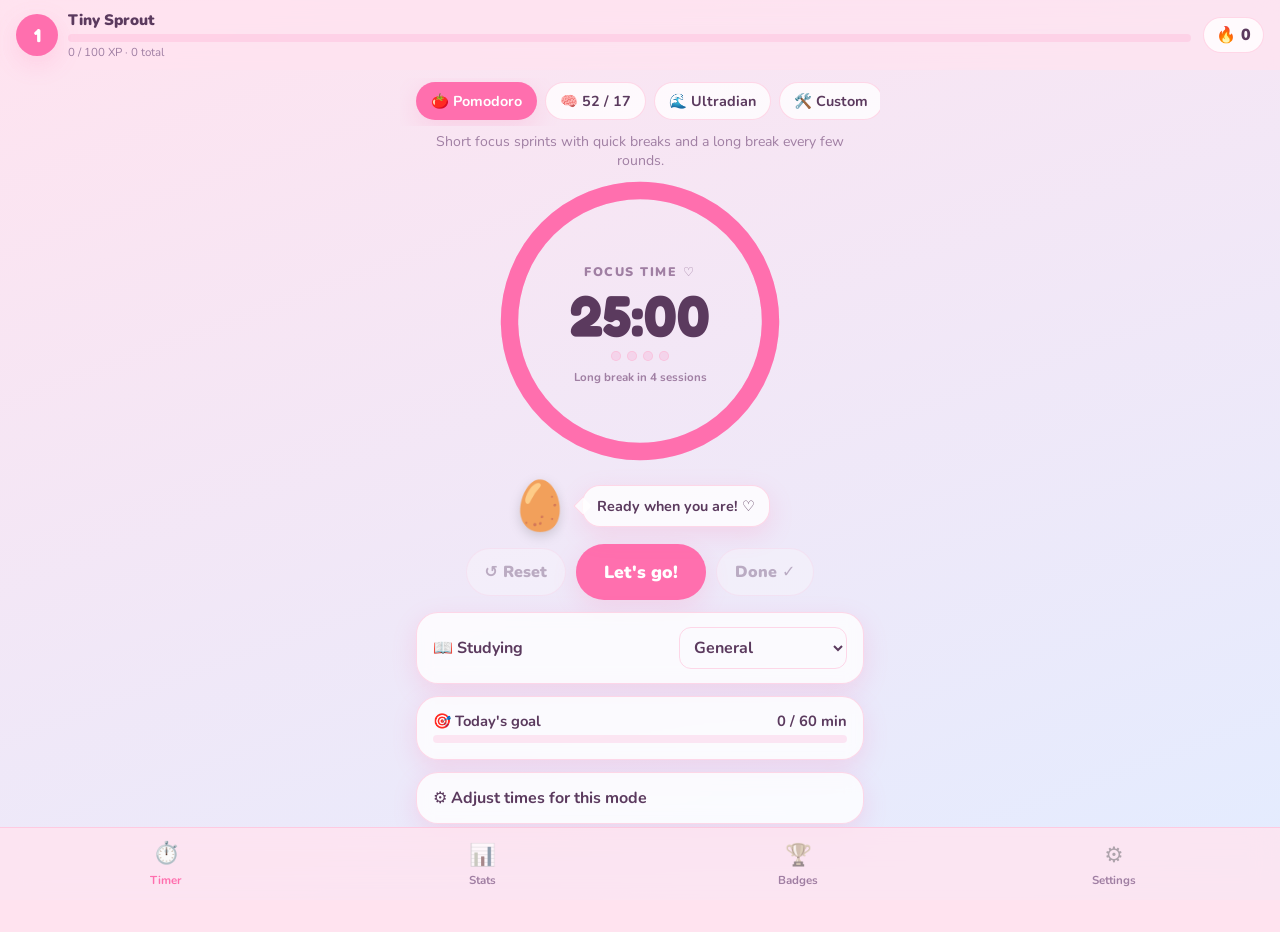
<file: studyquest 3/index.html>
<!doctype html>
<html lang="en">
<head>
  <meta charset="utf-8">
  <meta name="viewport" content="width=device-width, initial-scale=1, viewport-fit=cover">
  <meta name="apple-mobile-web-app-capable" content="yes">
  <meta name="mobile-web-app-capable" content="yes">
  <meta name="apple-mobile-web-app-status-bar-style" content="black-translucent">
  <meta name="apple-mobile-web-app-title" content="StudyQuest">
  <meta name="theme-color" content="#ffe3ef">
  <meta name="description" content="A gamified study timer with Pomodoro, Flowtime and more.">
  <title>StudyQuest</title>
  <link rel="manifest" href="manifest.webmanifest">
  <link rel="apple-touch-icon" href="icons/apple-touch-icon.png">
  <link rel="icon" type="image/png" href="icons/icon-192.png">
  <link rel="preconnect" href="https://fonts.googleapis.com">
  <link rel="preconnect" href="https://fonts.gstatic.com" crossorigin>
  <link rel="stylesheet" href="https://fonts.googleapis.com/css2?family=Nunito:wght@400;700;900&family=Fredoka:wght@500;700&family=Creepster&family=Orbitron:wght@600;800&family=Press+Start+2P&family=VT323&display=swap">
  <link rel="stylesheet" href="styles.css">
</head>
<body data-theme="cute">
  <div id="decor" aria-hidden="true"></div>

  <header class="topbar">
    <div class="lvl">
      <div class="lvl-badge" id="lvlNum">1</div>
      <div class="lvl-info">
        <div class="lvl-title" id="lvlTitle">Tiny Sprout</div>
        <div class="xpbar"><div id="xpFill"></div></div>
        <div class="xp-text" id="xpText">0 / 100 XP</div>
      </div>
    </div>
    <div class="streak" id="streak" title="Day streak">🔥 0</div>
  </header>

  <div class="install-hint" id="installHint" hidden>
    <span>📲 Tap <b>Share</b> → <b>Add to Home Screen</b> to install</span>
    <button id="installClose" aria-label="Dismiss">✕</button>
  </div>

  <main id="app">
    <!-- TIMER -->
    <section class="view active" id="view-timer">
      <div class="chips" id="modeChips" role="tablist"></div>
      <p class="mode-desc" id="modeDesc"></p>

      <div class="ring-wrap">
        <svg viewBox="0 0 200 200" class="ring" aria-hidden="true">
          <circle class="ring-bg" cx="100" cy="100" r="90"></circle>
          <circle class="ring-fg" id="ringFg" cx="100" cy="100" r="90"></circle>
        </svg>
        <div class="ring-center">
          <div class="phase" id="phaseLabel">Focus</div>
          <div class="time" id="timeText" role="timer">25:00</div>
          <div class="dots" id="cycleDots"></div>
          <div class="next-up" id="nextUp"></div>
        </div>
      </div>

      <div class="mascot-row">
        <div class="mascot" id="mascot">🥚</div>
        <div class="bubble" id="bubble">Ready when you are!</div>
      </div>

      <div class="controls">
        <button class="btn ghost" id="resetBtn">↺ Reset</button>
        <button class="btn primary" id="mainBtn">Start</button>
        <button class="btn ghost" id="skipBtn">Skip ⏭</button>
      </div>

      <label class="subject card">
        <span>📖 Studying</span>
        <select id="subjectSelect"></select>
      </label>

      <div class="goal card">
        <div class="goal-head"><span>🎯 Today's goal</span><span id="goalText">0 / 60 min</span></div>
        <div class="bar"><div id="goalFill"></div></div>
      </div>

      <details class="adjust card" id="adjust">
        <summary>⚙️ Adjust times for this mode</summary>
        <div id="adjustFields"></div>
      </details>
    </section>

    <!-- STATS -->
    <section class="view" id="view-stats">
      <h2>Your progress</h2>
      <div class="stat-cards" id="statCards"></div>
      <div class="card">
        <h3>Last 7 days</h3>
        <div class="week" id="weekChart"></div>
      </div>
      <div class="card">
        <h3>By subject</h3>
        <div id="subjBars"></div>
      </div>
      <div class="card">
        <h3>Recent sessions</h3>
        <ul class="recent" id="recent"></ul>
      </div>
    </section>

    <!-- BADGES -->
    <section class="view" id="view-badges">
      <h2>Achievements</h2>
      <p class="muted" id="badgeCount"></p>
      <div class="badges" id="badgeGrid"></div>
    </section>

    <!-- SETTINGS -->
    <section class="view" id="view-settings">
      <h2>Settings</h2>

      <div class="card">
        <h3>Theme</h3>
        <div class="themes" id="themeGrid"></div>
      </div>

      <div class="card">
        <h3>Daily goal</h3>
        <label class="row">Minutes per day
          <input type="number" id="goalInput" min="5" max="960" step="5" inputmode="numeric">
        </label>
      </div>

      <div class="card">
        <h3>Behavior</h3>
        <label class="row switch">Sounds <input type="checkbox" id="soundToggle"><i></i></label>
        <label class="row switch">Keep screen on while timing <input type="checkbox" id="awakeToggle"><i></i></label>
      </div>

      <div class="card">
        <h3>Breaks &amp; reminders</h3>
        <label class="row">When focus ends
          <select id="breakStartSel">
            <option value="ask">Ask me</option>
            <option value="auto">Auto-start break</option>
            <option value="manual">Just remind me</option>
          </select>
        </label>
        <label class="row">When a break ends
          <select id="focusStartSel">
            <option value="ask">Ask me</option>
            <option value="auto">Auto-start focus</option>
            <option value="manual">Just remind me</option>
          </select>
        </label>
        <label class="row">Flowtime: remind me to break after (min, 0 = off)
          <input type="number" id="flowNudgeInput" min="0" max="240" step="5" inputmode="numeric">
        </label>
        <label class="row switch">System notifications <input type="checkbox" id="notifyToggle"><i></i></label>
        <p class="muted small" id="notifyNote"></p>
        <button class="btn small ghost" id="testNotifyBtn">🔔 Send a test notification</button>
        <p class="muted small">Break lengths, and how often a long break comes, are set per mode under ⚙️ Adjust times on the Timer tab.</p>
      </div>

      <div class="card">
        <h3>Subjects</h3>
        <ul class="subject-list" id="subjectList"></ul>
        <form class="add-subject" id="addSubjectForm">
          <input type="text" id="newSubject" placeholder="Add a subject…" maxlength="30">
          <button class="btn small primary" type="submit">Add</button>
        </form>
      </div>

      <div class="card">
        <h3>Your data</h3>
        <p class="muted small">Everything is saved on this device only. Make a backup now and then.</p>
        <div class="btn-row">
          <button class="btn small ghost" id="exportBtn">⬇️ Export backup</button>
          <button class="btn small ghost" id="importBtn">⬆️ Import backup</button>
          <input type="file" id="importFile" accept="application/json,.json" hidden>
        </div>
        <button class="btn small danger" id="resetAllBtn">Reset all progress</button>
      </div>
    </section>
  </main>

  <nav class="tabbar">
    <button data-view="timer" class="active"><span>⏱️</span>Timer</button>
    <button data-view="stats"><span>📊</span>Stats</button>
    <button data-view="badges"><span>🏆</span>Badges</button>
    <button data-view="settings"><span>⚙️</span>Settings</button>
  </nav>

  <div class="modal" id="prompt" hidden role="dialog" aria-modal="true" aria-labelledby="promptTitle">
    <div class="modal-card card">
      <div class="modal-mascot" id="promptMascot"></div>
      <h3 id="promptTitle"></h3>
      <p id="promptText"></p>
      <div class="modal-btns" id="promptBtns"></div>
    </div>
  </div>

  <div id="toasts" aria-live="polite"></div>
  <div id="burst" aria-hidden="true"></div>

  <script src="app.js"></script>
</body>
</html>
</file>
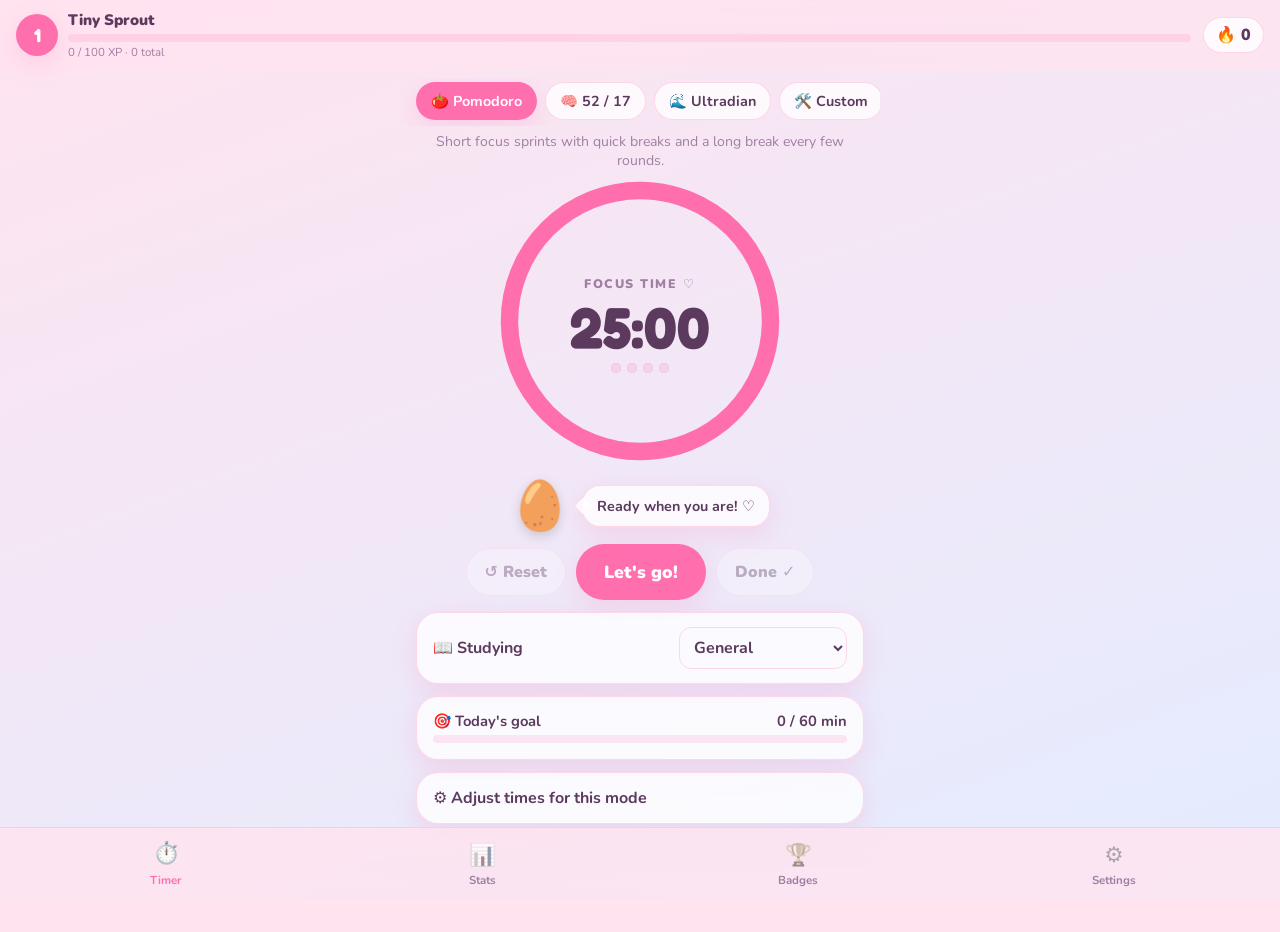
<file: studyquest/index.html>
<!doctype html>
<html lang="en">
<head>
  <meta charset="utf-8">
  <meta name="viewport" content="width=device-width, initial-scale=1, viewport-fit=cover">
  <meta name="apple-mobile-web-app-capable" content="yes">
  <meta name="mobile-web-app-capable" content="yes">
  <meta name="apple-mobile-web-app-status-bar-style" content="black-translucent">
  <meta name="apple-mobile-web-app-title" content="StudyQuest">
  <meta name="theme-color" content="#ffe3ef">
  <meta name="description" content="A gamified study timer with Pomodoro, Flowtime and more.">
  <title>StudyQuest</title>
  <link rel="manifest" href="manifest.webmanifest">
  <link rel="apple-touch-icon" href="icons/apple-touch-icon.png">
  <link rel="icon" type="image/png" href="icons/icon-192.png">
  <link rel="preconnect" href="https://fonts.googleapis.com">
  <link rel="preconnect" href="https://fonts.gstatic.com" crossorigin>
  <link rel="stylesheet" href="https://fonts.googleapis.com/css2?family=Nunito:wght@400;700;900&family=Fredoka:wght@500;700&family=Creepster&family=Orbitron:wght@600;800&family=Press+Start+2P&family=VT323&display=swap">
  <link rel="stylesheet" href="styles.css">
</head>
<body data-theme="cute">
  <div id="decor" aria-hidden="true"></div>

  <header class="topbar">
    <div class="lvl">
      <div class="lvl-badge" id="lvlNum">1</div>
      <div class="lvl-info">
        <div class="lvl-title" id="lvlTitle">Tiny Sprout</div>
        <div class="xpbar"><div id="xpFill"></div></div>
        <div class="xp-text" id="xpText">0 / 100 XP</div>
      </div>
    </div>
    <div class="streak" id="streak" title="Day streak">🔥 0</div>
  </header>

  <div class="install-hint" id="installHint" hidden>
    <span>📲 Tap <b>Share</b> → <b>Add to Home Screen</b> to install</span>
    <button id="installClose" aria-label="Dismiss">✕</button>
  </div>

  <main id="app">
    <!-- TIMER -->
    <section class="view active" id="view-timer">
      <div class="chips" id="modeChips" role="tablist"></div>
      <p class="mode-desc" id="modeDesc"></p>

      <div class="ring-wrap">
        <svg viewBox="0 0 200 200" class="ring" aria-hidden="true">
          <circle class="ring-bg" cx="100" cy="100" r="90"></circle>
          <circle class="ring-fg" id="ringFg" cx="100" cy="100" r="90"></circle>
        </svg>
        <div class="ring-center">
          <div class="phase" id="phaseLabel">Focus</div>
          <div class="time" id="timeText" role="timer">25:00</div>
          <div class="dots" id="cycleDots"></div>
        </div>
      </div>

      <div class="mascot-row">
        <div class="mascot" id="mascot">🥚</div>
        <div class="bubble" id="bubble">Ready when you are!</div>
      </div>

      <div class="controls">
        <button class="btn ghost" id="resetBtn">↺ Reset</button>
        <button class="btn primary" id="mainBtn">Start</button>
        <button class="btn ghost" id="skipBtn">Skip ⏭</button>
      </div>

      <label class="subject card">
        <span>📖 Studying</span>
        <select id="subjectSelect"></select>
      </label>

      <div class="goal card">
        <div class="goal-head"><span>🎯 Today's goal</span><span id="goalText">0 / 60 min</span></div>
        <div class="bar"><div id="goalFill"></div></div>
      </div>

      <details class="adjust card" id="adjust">
        <summary>⚙️ Adjust times for this mode</summary>
        <div id="adjustFields"></div>
      </details>
    </section>

    <!-- STATS -->
    <section class="view" id="view-stats">
      <h2>Your progress</h2>
      <div class="stat-cards" id="statCards"></div>
      <div class="card">
        <h3>Last 7 days</h3>
        <div class="week" id="weekChart"></div>
      </div>
      <div class="card">
        <h3>By subject</h3>
        <div id="subjBars"></div>
      </div>
      <div class="card">
        <h3>Recent sessions</h3>
        <ul class="recent" id="recent"></ul>
      </div>
    </section>

    <!-- BADGES -->
    <section class="view" id="view-badges">
      <h2>Achievements</h2>
      <p class="muted" id="badgeCount"></p>
      <div class="badges" id="badgeGrid"></div>
    </section>

    <!-- SETTINGS -->
    <section class="view" id="view-settings">
      <h2>Settings</h2>

      <div class="card">
        <h3>Theme</h3>
        <div class="themes" id="themeGrid"></div>
      </div>

      <div class="card">
        <h3>Daily goal</h3>
        <label class="row">Minutes per day
          <input type="number" id="goalInput" min="5" max="960" step="5" inputmode="numeric">
        </label>
      </div>

      <div class="card">
        <h3>Behavior</h3>
        <label class="row switch">Sounds <input type="checkbox" id="soundToggle"><i></i></label>
        <label class="row switch">Keep screen on while timing <input type="checkbox" id="awakeToggle"><i></i></label>
        <label class="row switch">Auto-start breaks <input type="checkbox" id="autoBreakToggle"><i></i></label>
        <label class="row switch">Auto-start next focus <input type="checkbox" id="autoFocusToggle"><i></i></label>
      </div>

      <div class="card">
        <h3>Subjects</h3>
        <ul class="subject-list" id="subjectList"></ul>
        <form class="add-subject" id="addSubjectForm">
          <input type="text" id="newSubject" placeholder="Add a subject…" maxlength="30">
          <button class="btn small primary" type="submit">Add</button>
        </form>
      </div>

      <div class="card">
        <h3>Your data</h3>
        <p class="muted small">Everything is saved on this device only. Make a backup now and then.</p>
        <div class="btn-row">
          <button class="btn small ghost" id="exportBtn">⬇️ Export backup</button>
          <button class="btn small ghost" id="importBtn">⬆️ Import backup</button>
          <input type="file" id="importFile" accept="application/json,.json" hidden>
        </div>
        <button class="btn small danger" id="resetAllBtn">Reset all progress</button>
      </div>
    </section>
  </main>

  <nav class="tabbar">
    <button data-view="timer" class="active"><span>⏱️</span>Timer</button>
    <button data-view="stats"><span>📊</span>Stats</button>
    <button data-view="badges"><span>🏆</span>Badges</button>
    <button data-view="settings"><span>⚙️</span>Settings</button>
  </nav>

  <div id="toasts" aria-live="polite"></div>
  <div id="burst" aria-hidden="true"></div>

  <script src="app.js"></script>
</body>
</html>
</file>
<file: egg-carton-hatchery 2/styles.css>
/* Base reset */
:root{color-scheme:light;padding-top:env(safe-area-inset-top,0px);padding-bottom:env(safe-area-inset-bottom,0px)}
html{-webkit-text-size-adjust:100%}
body{margin:0;font-size:14px;-webkit-tap-highlight-color:transparent}
img{max-width:100%}
button,.room{touch-action:manipulation}
/* Layout: a header scoreboard, then the egg carton (20 rows of 10) beside a nursery shelf of hatched critters. */
:root{
  --bg:#E4F0EC; --panel:#F7FBF9; --carton:#D6B88C; --cup:#C4A174;
  --egg:#FFFDF6; --egg-edge:#E6DCC6; --yolk:#F2B132; --yolk-ink:#7A4B00;
  --ink:#22343A; --muted:#5E7177; --accent:#D9475C; --line:#C9DAD4;
  --display:"Bagel Fat One","Arial Rounded MT Bold",system-ui,sans-serif;
  --body:"Figtree",system-ui,-apple-system,"Segoe UI",sans-serif;
  --mono:"DM Mono",ui-monospace,Menlo,monospace;
}
@media (prefers-color-scheme:dark){:root:not([data-theme="light"]){
  --bg:#122226; --panel:#1A2E33; --carton:#5C4730; --cup:#4A3825;
  --egg:#ECE5D4; --egg-edge:#BFB49B; --yolk:#F5BE4A; --yolk-ink:#5A3700;
  --ink:#E8F2EF; --muted:#9CB0B5; --accent:#FF7488; --line:#2C454B; color-scheme:dark}}
:root[data-theme="dark"]{
  --bg:#122226; --panel:#1A2E33; --carton:#5C4730; --cup:#4A3825;
  --egg:#ECE5D4; --egg-edge:#BFB49B; --yolk:#F5BE4A; --yolk-ink:#5A3700;
  --ink:#E8F2EF; --muted:#9CB0B5; --accent:#FF7488; --line:#2C454B; color-scheme:dark}
*{box-sizing:border-box}
[hidden]{display:none!important}
.backup-file{position:absolute;width:1px;height:1px;opacity:0;pointer-events:none}
body{background:var(--bg);color:var(--ink);font-family:var(--body);font-size:15px;line-height:1.5;
  padding-left:max(16px,env(safe-area-inset-left,0px));padding-right:max(16px,env(safe-area-inset-right,0px));padding-block:24px 48px}
.wrap{max-width:1120px;margin:0 auto;display:grid;gap:24px}
button{font:inherit;color:inherit;cursor:pointer}
button:focus-visible,input:focus-visible,textarea:focus-visible{outline:3px solid var(--accent);outline-offset:2px}

/* Header */
header{display:grid;gap:16px;grid-template-columns:1fr auto;align-items:end}
h1{font-family:var(--display);font-weight:400;font-size:clamp(34px,6vw,56px);line-height:1;margin:0;text-wrap:balance;letter-spacing:.5px}
h1 span{color:var(--accent)}
.sub{margin:6px 0 0;color:var(--muted);max-width:60ch}
.score{text-align:right;font-variant-numeric:tabular-nums}
.score b{font-family:var(--display);font-weight:400;font-size:clamp(40px,7vw,64px);line-height:1;display:block}
.score small{color:var(--muted);font-family:var(--mono);font-size:12px;letter-spacing:.06em;text-transform:uppercase}
@media (max-width:620px){header{grid-template-columns:1fr}.score{text-align:left}}

.meter{background:var(--panel);border:1px solid var(--line);border-radius:18px;padding:14px 16px;display:grid;gap:10px}
.meter-row{display:flex;gap:12px;align-items:center;flex-wrap:wrap;justify-content:space-between}
.pips{display:flex;gap:6px;flex-wrap:wrap}
.pip{width:22px;height:28px;border-radius:50% 50% 50% 50%/60% 60% 40% 40%;background:var(--egg);border:2px solid var(--egg-edge);transition:transform .2s,background .2s}
.pip.on{background:var(--yolk);border-color:var(--yolk);transform:translateY(-3px)}
.next{font-weight:800}
.next em{font-style:normal;color:var(--accent)}
.bar{height:10px;border-radius:99px;background:var(--line);overflow:hidden}
.bar i{display:block;height:100%;background:var(--yolk);border-radius:99px;transition:width .4s}
.tools{display:flex;gap:8px;flex-wrap:wrap}
.btn{border:1px solid var(--line);background:var(--panel);padding:6px 12px;border-radius:99px;font-weight:600;font-size:13px}
.btn[aria-pressed="true"]{background:var(--ink);color:var(--bg);border-color:var(--ink)}
.chip{font-family:var(--mono);font-size:11px;color:var(--muted);letter-spacing:.04em}

/* Main */
.main{display:grid;grid-template-columns:minmax(0,1fr) 300px;gap:24px;align-items:start}
@media (max-width:900px){.main{grid-template-columns:minmax(0,1fr)}}
h2{font-family:var(--display);font-weight:400;font-size:24px;margin:0 0 4px}
.hint{color:var(--muted);font-size:13px;margin:0 0 12px}

.carton{display:grid;gap:8px}
.row{display:grid;grid-template-columns:44px repeat(10,minmax(0,1fr));gap:4px;align-items:center;background:var(--carton);border-radius:12px;padding:6px 8px}
.row-label{font-family:var(--mono);font-size:10px;color:var(--yolk-ink);opacity:.8;text-align:center;line-height:1.1}
:root[data-theme="dark"] .row-label{color:var(--egg)}
@media (prefers-color-scheme:dark){:root:not([data-theme="light"]) .row-label{color:var(--egg)}}
.cup{background:var(--cup);border-radius:50%;aspect-ratio:1;display:grid;place-items:center;max-width:100%}
.egg{width:74%;aspect-ratio:4/5;border-radius:50% 50% 50% 50%/60% 60% 40% 40%;border:none;background:var(--egg);
  box-shadow:inset -3px -4px 0 var(--egg-edge);padding:0;position:relative;display:grid;place-items:center;
  font-family:var(--mono);font-size:10px;color:var(--muted);transition:transform .15s}
.egg:hover{transform:translateY(-2px) rotate(-4deg)}
.egg svg{position:absolute;inset:0;width:100%;height:100%;opacity:0}
.egg.done{background:var(--yolk);color:var(--yolk-ink);box-shadow:inset -3px -4px 0 rgba(0,0,0,.12)}
.egg.done svg{opacity:1}
.egg.done .n{opacity:0}
.egg.pop{animation:wobble .5s}
@keyframes wobble{0%{transform:rotate(0)}25%{transform:rotate(-14deg) scale(1.1)}50%{transform:rotate(10deg)}75%{transform:rotate(-5deg)}100%{transform:rotate(0)}}

.list{display:grid;gap:4px;background:var(--panel);border:1px solid var(--line);border-radius:16px;padding:8px;max-height:70vh;overflow:auto}
.li{display:grid;grid-template-columns:36px 28px minmax(0,1fr);gap:8px;align-items:center;padding:2px 4px;border-radius:8px}
.li:hover{background:var(--bg)}
.li .num{font-family:var(--mono);font-size:11px;color:var(--muted);text-align:right}
.li input[type=checkbox]{width:20px;height:20px;accent-color:var(--yolk)}
.li input[type=text]{width:100%;border:none;background:transparent;font:inherit;color:inherit;padding:4px 6px;border-radius:6px}
.li input[type=text]:focus{background:var(--bg)}
.li.done input[type=text]{text-decoration:line-through;color:var(--muted)}

.nursery{background:var(--panel);border:1px solid var(--line);border-radius:18px;padding:16px;position:sticky;top:calc(env(safe-area-inset-top,0px) + 12px)}
.shelf{display:grid;grid-template-columns:repeat(4,minmax(0,1fr));gap:8px}
.slot{aspect-ratio:1;border-radius:12px;background:var(--bg);display:grid;place-items:center;border:2px dashed var(--line);padding:2px;max-width:100%}
.slot.got{border:2px solid transparent;cursor:pointer}
.slot.got:hover{border-color:var(--yolk)}
.slot svg{width:100%;height:100%}
.slot .q{font-family:var(--mono);font-size:11px;color:var(--muted)}
.nursery .hint{margin-top:12px;margin-bottom:0}

details.settings{background:var(--panel);border:1px solid var(--line);border-radius:16px;padding:12px 16px}
details.settings summary{cursor:pointer;font-weight:800}
.set-grid{display:grid;gap:14px;margin-top:12px}
.set-grid label{font-weight:600;display:grid;gap:4px}
.set-grid input[type=number]{width:120px;padding:6px 8px;border:1px solid var(--line);border-radius:8px;background:var(--bg);color:var(--ink);font:inherit}
.set-grid textarea{width:100%;min-height:120px;padding:8px;border:1px solid var(--line);border-radius:8px;background:var(--bg);color:var(--ink);font:inherit;resize:vertical}
.danger{color:var(--accent);border-color:var(--accent)}

/* Surprise overlay */
.overlay{position:fixed;inset:0;background:rgba(10,20,22,.6);display:grid;place-items:center;z-index:50;padding:max(16px,env(safe-area-inset-top,0px)) max(16px,env(safe-area-inset-right,0px)) max(16px,env(safe-area-inset-bottom,0px)) max(16px,env(safe-area-inset-left,0px))}
.card{background:var(--panel);color:var(--ink);border-radius:28px;padding:28px 24px;max-width:380px;width:100%;text-align:center;display:grid;gap:8px;justify-items:center;box-shadow:0 30px 80px rgba(0,0,0,.35)}
.card .kicker{font-family:var(--mono);font-size:12px;letter-spacing:.1em;text-transform:uppercase;color:var(--accent)}
.card h3{font-family:var(--display);font-weight:400;font-size:32px;margin:0;line-height:1.1;text-wrap:balance}
.card p{margin:0;color:var(--muted);max-width:32ch}
.stage{width:180px;height:180px;position:relative}
.stage svg{width:100%;height:100%}
.big-egg{position:absolute;inset:10px 30px;border-radius:50% 50% 50% 50%/60% 60% 40% 40%;background:var(--egg);box-shadow:inset -8px -10px 0 var(--egg-edge);animation:shake .9s ease-in-out}
.big-egg.crack{animation:crackaway .5s forwards}
@keyframes shake{0%,100%{transform:rotate(0)}15%{transform:rotate(-10deg)}30%{transform:rotate(9deg)}45%{transform:rotate(-12deg)}60%{transform:rotate(12deg)}75%{transform:rotate(-6deg)}}
@keyframes crackaway{to{transform:translateY(-40px) scale(1.3);opacity:0}}
.critter-in{animation:popin .6s cubic-bezier(.3,1.6,.5,1) both}
@keyframes popin{from{transform:scale(0) rotate(-20deg)}to{transform:scale(1) rotate(0)}}
.card .btn{background:var(--yolk);color:var(--yolk-ink);border:none;padding:10px 22px;font-size:15px;font-weight:800;margin-top:8px}
#confetti{position:fixed;inset:0;pointer-events:none;z-index:60;width:100%;height:100%}
/* Nursery playroom */
.play{display:grid;gap:16px}
.play-head{display:flex;flex-wrap:wrap;gap:12px;align-items:end;justify-content:space-between}
.play-head .hint{margin:0}
.treats{font-family:var(--mono);font-size:13px;background:var(--panel);border:1px solid var(--line);border-radius:99px;padding:6px 12px;font-variant-numeric:tabular-nums}
.treats b{color:var(--accent)}
.room{position:relative;height:clamp(340px,56vh,500px);border-radius:24px;overflow:hidden;border:1px solid var(--line);
  background:linear-gradient(var(--panel) 0 42%, var(--carton) 42% 100%);touch-action:manipulation;user-select:none;-webkit-user-select:none;cursor:crosshair}
.room[data-tool="pet"]{cursor:grab}
.room .win{position:absolute;top:9%;left:7%;width:min(22%,130px);aspect-ratio:4/3;border:6px solid var(--carton);border-radius:10px;background:var(--bg);overflow:hidden}
.room .win::before{content:"";position:absolute;left:50%;top:0;bottom:0;width:6px;margin-left:-3px;background:var(--carton)}
.room .win i{position:absolute;right:16%;top:18%;width:24%;aspect-ratio:1;border-radius:50%;background:var(--yolk)}
.room .shelfdeco{position:absolute;top:22%;right:8%;width:min(26%,170px);height:8px;border-radius:4px;background:var(--cup)}
.room .rug{position:absolute;left:14%;right:14%;bottom:6%;height:30%;border-radius:50%;background:var(--cup);opacity:.55}
.room.night::after{content:"";position:absolute;inset:0;background:rgba(8,14,40,.55);pointer-events:none;z-index:2000}
.room.night .win i{background:var(--egg);box-shadow:inset -8px 0 0 var(--bg)}
.pet{position:absolute;left:0;top:0;width:var(--ps,64px);height:var(--ps,64px);will-change:transform;cursor:pointer}
.pet .bod{width:100%;height:100%;transition:transform .12s}
.pet svg{width:100%;height:100%;display:block}
.pet::before{content:"";position:absolute;left:14%;right:14%;bottom:-4%;height:14%;border-radius:50%;background:rgba(0,0,0,.18)}
.pet.sel::before{background:var(--accent);opacity:.6}
.bubble{position:absolute;top:-18px;right:-10px;min-width:24px;text-align:center;background:var(--egg);color:#2A2A2A;border:2px solid #2A2A2A;border-radius:12px;padding:0 6px;font-size:14px;font-weight:800;line-height:20px;opacity:0;transform:scale(.6);transition:opacity .2s,transform .2s;pointer-events:none}
.bubble.show{opacity:1;transform:scale(1)}
.item{position:absolute;left:0;top:0;width:30px;height:30px;pointer-events:none}
.item svg{width:100%;height:100%;display:block}
.fx{position:absolute;pointer-events:none;color:var(--accent);font-size:20px;font-weight:800;animation:floatup 1.1s ease-out forwards;z-index:1500}
@keyframes floatup{from{transform:translateY(0) scale(.6);opacity:1}to{transform:translateY(-50px) scale(1.2);opacity:0}}
.room-empty{position:absolute;inset:0;display:grid;place-items:center;text-align:center;padding:24px;color:var(--muted);font-weight:600}
.roster{display:grid;grid-template-columns:repeat(auto-fill,minmax(210px,1fr));gap:10px}
.pcard{background:var(--panel);border:2px solid var(--line);border-radius:16px;padding:10px;display:grid;grid-template-columns:52px minmax(0,1fr);gap:10px;text-align:left;align-items:center}
.pcard.sel{border-color:var(--accent)}
.pcard .nm{font-weight:800;font-size:13px;line-height:1.2;margin-bottom:4px}
.stat{display:grid;grid-template-columns:62px minmax(0,1fr);align-items:center;gap:6px;font-size:10px;font-family:var(--mono);color:var(--muted);text-transform:uppercase;letter-spacing:.05em}
.stat .bar{height:7px}
.stat .bar i.low{background:var(--accent)}
.sight{position:absolute;left:0;top:0;border:2px dashed var(--accent);border-radius:50%;opacity:.45;pointer-events:none}
.trait{font-family:var(--mono);font-size:10px;color:var(--muted);letter-spacing:.03em}
.stat b{font-weight:500;color:var(--ink)}
.tool b{font-family:var(--mono);font-weight:500;margin-left:4px;color:var(--accent)}
.tool[aria-pressed="true"] b{color:var(--yolk)}
.tool.empty{opacity:.55}
.bff{color:var(--ink)}
.item.bubble{width:34px;height:34px}
.loot{position:fixed;left:0;top:0;width:24px;height:24px;pointer-events:none;z-index:70;animation:lootfly 1.1s ease-out both}
.loot svg{width:100%;height:100%;display:block}
@keyframes lootfly{0%{transform:translate(0,0) scale(.3);opacity:0}15%{opacity:1}60%{transform:translate(var(--dx),-48px) scale(1.15);opacity:1}100%{transform:translate(var(--dx),-64px) scale(1);opacity:0}}
.love{font-size:12px;color:var(--accent);letter-spacing:1px}
.aside-btn{margin-top:12px;width:100%;background:var(--ink);color:var(--bg);border:none;padding:10px;border-radius:12px;font-weight:800}
@media (prefers-reduced-motion:reduce){*{animation:none!important;transition:none!important}}
</file>
<file: egg-carton-hatchery/styles.css>
/* Base reset */
:root{color-scheme:light;padding-top:env(safe-area-inset-top,0px);padding-bottom:env(safe-area-inset-bottom,0px)}
html{-webkit-text-size-adjust:100%}
body{margin:0;font-size:14px;-webkit-tap-highlight-color:transparent}
img{max-width:100%}
button,.room{touch-action:manipulation}
/* Layout: a header scoreboard, then the egg carton (20 rows of 10) beside a nursery shelf of hatched critters. */
:root{
  --bg:#E4F0EC; --panel:#F7FBF9; --carton:#D6B88C; --cup:#C4A174;
  --egg:#FFFDF6; --egg-edge:#E6DCC6; --yolk:#F2B132; --yolk-ink:#7A4B00;
  --ink:#22343A; --muted:#5E7177; --accent:#D9475C; --line:#C9DAD4;
  --display:"Bagel Fat One","Arial Rounded MT Bold",system-ui,sans-serif;
  --body:"Figtree",system-ui,-apple-system,"Segoe UI",sans-serif;
  --mono:"DM Mono",ui-monospace,Menlo,monospace;
}
@media (prefers-color-scheme:dark){:root:not([data-theme="light"]){
  --bg:#122226; --panel:#1A2E33; --carton:#5C4730; --cup:#4A3825;
  --egg:#ECE5D4; --egg-edge:#BFB49B; --yolk:#F5BE4A; --yolk-ink:#5A3700;
  --ink:#E8F2EF; --muted:#9CB0B5; --accent:#FF7488; --line:#2C454B; color-scheme:dark}}
:root[data-theme="dark"]{
  --bg:#122226; --panel:#1A2E33; --carton:#5C4730; --cup:#4A3825;
  --egg:#ECE5D4; --egg-edge:#BFB49B; --yolk:#F5BE4A; --yolk-ink:#5A3700;
  --ink:#E8F2EF; --muted:#9CB0B5; --accent:#FF7488; --line:#2C454B; color-scheme:dark}
*{box-sizing:border-box}
[hidden]{display:none!important}
.backup-file{position:absolute;width:1px;height:1px;opacity:0;pointer-events:none}
body{background:var(--bg);color:var(--ink);font-family:var(--body);font-size:15px;line-height:1.5;
  padding-left:max(16px,env(safe-area-inset-left,0px));padding-right:max(16px,env(safe-area-inset-right,0px));padding-block:24px 48px}
.wrap{max-width:1120px;margin:0 auto;display:grid;gap:24px}
button{font:inherit;color:inherit;cursor:pointer}
button:focus-visible,input:focus-visible,textarea:focus-visible{outline:3px solid var(--accent);outline-offset:2px}

/* Header */
header{display:grid;gap:16px;grid-template-columns:1fr auto;align-items:end}
h1{font-family:var(--display);font-weight:400;font-size:clamp(34px,6vw,56px);line-height:1;margin:0;text-wrap:balance;letter-spacing:.5px}
h1 span{color:var(--accent)}
.sub{margin:6px 0 0;color:var(--muted);max-width:60ch}
.score{text-align:right;font-variant-numeric:tabular-nums}
.score b{font-family:var(--display);font-weight:400;font-size:clamp(40px,7vw,64px);line-height:1;display:block}
.score small{color:var(--muted);font-family:var(--mono);font-size:12px;letter-spacing:.06em;text-transform:uppercase}
@media (max-width:620px){header{grid-template-columns:1fr}.score{text-align:left}}

.meter{background:var(--panel);border:1px solid var(--line);border-radius:18px;padding:14px 16px;display:grid;gap:10px}
.meter-row{display:flex;gap:12px;align-items:center;flex-wrap:wrap;justify-content:space-between}
.pips{display:flex;gap:6px}
.pip{width:22px;height:28px;border-radius:50% 50% 50% 50%/60% 60% 40% 40%;background:var(--egg);border:2px solid var(--egg-edge);transition:transform .2s,background .2s}
.pip.on{background:var(--yolk);border-color:var(--yolk);transform:translateY(-3px)}
.next{font-weight:800}
.next em{font-style:normal;color:var(--accent)}
.bar{height:10px;border-radius:99px;background:var(--line);overflow:hidden}
.bar i{display:block;height:100%;background:var(--yolk);border-radius:99px;transition:width .4s}
.tools{display:flex;gap:8px;flex-wrap:wrap}
.btn{border:1px solid var(--line);background:var(--panel);padding:6px 12px;border-radius:99px;font-weight:600;font-size:13px}
.btn[aria-pressed="true"]{background:var(--ink);color:var(--bg);border-color:var(--ink)}
.chip{font-family:var(--mono);font-size:11px;color:var(--muted);letter-spacing:.04em}

/* Main */
.main{display:grid;grid-template-columns:minmax(0,1fr) 300px;gap:24px;align-items:start}
@media (max-width:900px){.main{grid-template-columns:minmax(0,1fr)}}
h2{font-family:var(--display);font-weight:400;font-size:24px;margin:0 0 4px}
.hint{color:var(--muted);font-size:13px;margin:0 0 12px}

.carton{display:grid;gap:8px}
.row{display:grid;grid-template-columns:44px repeat(10,minmax(0,1fr));gap:4px;align-items:center;background:var(--carton);border-radius:12px;padding:6px 8px}
.row-label{font-family:var(--mono);font-size:10px;color:var(--yolk-ink);opacity:.8;text-align:center;line-height:1.1}
:root[data-theme="dark"] .row-label{color:var(--egg)}
@media (prefers-color-scheme:dark){:root:not([data-theme="light"]) .row-label{color:var(--egg)}}
.cup{background:var(--cup);border-radius:50%;aspect-ratio:1;display:grid;place-items:center;max-width:100%}
.egg{width:74%;aspect-ratio:4/5;border-radius:50% 50% 50% 50%/60% 60% 40% 40%;border:none;background:var(--egg);
  box-shadow:inset -3px -4px 0 var(--egg-edge);padding:0;position:relative;display:grid;place-items:center;
  font-family:var(--mono);font-size:10px;color:var(--muted);transition:transform .15s}
.egg:hover{transform:translateY(-2px) rotate(-4deg)}
.egg svg{position:absolute;inset:0;width:100%;height:100%;opacity:0}
.egg.done{background:var(--yolk);color:var(--yolk-ink);box-shadow:inset -3px -4px 0 rgba(0,0,0,.12)}
.egg.done svg{opacity:1}
.egg.done .n{opacity:0}
.egg.pop{animation:wobble .5s}
@keyframes wobble{0%{transform:rotate(0)}25%{transform:rotate(-14deg) scale(1.1)}50%{transform:rotate(10deg)}75%{transform:rotate(-5deg)}100%{transform:rotate(0)}}

.list{display:grid;gap:4px;background:var(--panel);border:1px solid var(--line);border-radius:16px;padding:8px;max-height:70vh;overflow:auto}
.li{display:grid;grid-template-columns:36px 28px minmax(0,1fr);gap:8px;align-items:center;padding:2px 4px;border-radius:8px}
.li:hover{background:var(--bg)}
.li .num{font-family:var(--mono);font-size:11px;color:var(--muted);text-align:right}
.li input[type=checkbox]{width:20px;height:20px;accent-color:var(--yolk)}
.li input[type=text]{width:100%;border:none;background:transparent;font:inherit;color:inherit;padding:4px 6px;border-radius:6px}
.li input[type=text]:focus{background:var(--bg)}
.li.done input[type=text]{text-decoration:line-through;color:var(--muted)}

.nursery{background:var(--panel);border:1px solid var(--line);border-radius:18px;padding:16px;position:sticky;top:calc(env(safe-area-inset-top,0px) + 12px)}
.shelf{display:grid;grid-template-columns:repeat(4,minmax(0,1fr));gap:8px}
.slot{aspect-ratio:1;border-radius:12px;background:var(--bg);display:grid;place-items:center;border:2px dashed var(--line);padding:2px;max-width:100%}
.slot.got{border:2px solid transparent;cursor:pointer}
.slot.got:hover{border-color:var(--yolk)}
.slot svg{width:100%;height:100%}
.slot .q{font-family:var(--mono);font-size:11px;color:var(--muted)}
.nursery .hint{margin-top:12px;margin-bottom:0}

details.settings{background:var(--panel);border:1px solid var(--line);border-radius:16px;padding:12px 16px}
details.settings summary{cursor:pointer;font-weight:800}
.set-grid{display:grid;gap:14px;margin-top:12px}
.set-grid label{font-weight:600;display:grid;gap:4px}
.set-grid input[type=number]{width:120px;padding:6px 8px;border:1px solid var(--line);border-radius:8px;background:var(--bg);color:var(--ink);font:inherit}
.set-grid textarea{width:100%;min-height:120px;padding:8px;border:1px solid var(--line);border-radius:8px;background:var(--bg);color:var(--ink);font:inherit;resize:vertical}
.danger{color:var(--accent);border-color:var(--accent)}

/* Surprise overlay */
.overlay{position:fixed;inset:0;background:rgba(10,20,22,.6);display:grid;place-items:center;z-index:50;padding:max(16px,env(safe-area-inset-top,0px)) max(16px,env(safe-area-inset-right,0px)) max(16px,env(safe-area-inset-bottom,0px)) max(16px,env(safe-area-inset-left,0px))}
.card{background:var(--panel);color:var(--ink);border-radius:28px;padding:28px 24px;max-width:380px;width:100%;text-align:center;display:grid;gap:8px;justify-items:center;box-shadow:0 30px 80px rgba(0,0,0,.35)}
.card .kicker{font-family:var(--mono);font-size:12px;letter-spacing:.1em;text-transform:uppercase;color:var(--accent)}
.card h3{font-family:var(--display);font-weight:400;font-size:32px;margin:0;line-height:1.1;text-wrap:balance}
.card p{margin:0;color:var(--muted);max-width:32ch}
.stage{width:180px;height:180px;position:relative}
.stage svg{width:100%;height:100%}
.big-egg{position:absolute;inset:10px 30px;border-radius:50% 50% 50% 50%/60% 60% 40% 40%;background:var(--egg);box-shadow:inset -8px -10px 0 var(--egg-edge);animation:shake .9s ease-in-out}
.big-egg.crack{animation:crackaway .5s forwards}
@keyframes shake{0%,100%{transform:rotate(0)}15%{transform:rotate(-10deg)}30%{transform:rotate(9deg)}45%{transform:rotate(-12deg)}60%{transform:rotate(12deg)}75%{transform:rotate(-6deg)}}
@keyframes crackaway{to{transform:translateY(-40px) scale(1.3);opacity:0}}
.critter-in{animation:popin .6s cubic-bezier(.3,1.6,.5,1) both}
@keyframes popin{from{transform:scale(0) rotate(-20deg)}to{transform:scale(1) rotate(0)}}
.card .btn{background:var(--yolk);color:var(--yolk-ink);border:none;padding:10px 22px;font-size:15px;font-weight:800;margin-top:8px}
#confetti{position:fixed;inset:0;pointer-events:none;z-index:60;width:100%;height:100%}
/* Nursery playroom */
.play{display:grid;gap:16px}
.play-head{display:flex;flex-wrap:wrap;gap:12px;align-items:end;justify-content:space-between}
.play-head .hint{margin:0}
.treats{font-family:var(--mono);font-size:13px;background:var(--panel);border:1px solid var(--line);border-radius:99px;padding:6px 12px;font-variant-numeric:tabular-nums}
.treats b{color:var(--accent)}
.room{position:relative;height:clamp(340px,56vh,500px);border-radius:24px;overflow:hidden;border:1px solid var(--line);
  background:linear-gradient(var(--panel) 0 42%, var(--carton) 42% 100%);touch-action:manipulation;user-select:none;-webkit-user-select:none;cursor:crosshair}
.room[data-tool="pet"]{cursor:grab}
.room .win{position:absolute;top:9%;left:7%;width:min(22%,130px);aspect-ratio:4/3;border:6px solid var(--carton);border-radius:10px;background:var(--bg);overflow:hidden}
.room .win::before{content:"";position:absolute;left:50%;top:0;bottom:0;width:6px;margin-left:-3px;background:var(--carton)}
.room .win i{position:absolute;right:16%;top:18%;width:24%;aspect-ratio:1;border-radius:50%;background:var(--yolk)}
.room .shelfdeco{position:absolute;top:22%;right:8%;width:min(26%,170px);height:8px;border-radius:4px;background:var(--cup)}
.room .rug{position:absolute;left:14%;right:14%;bottom:6%;height:30%;border-radius:50%;background:var(--cup);opacity:.55}
.room.night::after{content:"";position:absolute;inset:0;background:rgba(8,14,40,.55);pointer-events:none;z-index:2000}
.room.night .win i{background:var(--egg);box-shadow:inset -8px 0 0 var(--bg)}
.pet{position:absolute;left:0;top:0;width:var(--ps,64px);height:var(--ps,64px);will-change:transform;cursor:pointer}
.pet .bod{width:100%;height:100%;transition:transform .12s}
.pet svg{width:100%;height:100%;display:block}
.pet::before{content:"";position:absolute;left:14%;right:14%;bottom:-4%;height:14%;border-radius:50%;background:rgba(0,0,0,.18)}
.pet.sel::before{background:var(--accent);opacity:.6}
.bubble{position:absolute;top:-18px;right:-10px;min-width:24px;text-align:center;background:var(--egg);color:#2A2A2A;border:2px solid #2A2A2A;border-radius:12px;padding:0 6px;font-size:14px;font-weight:800;line-height:20px;opacity:0;transform:scale(.6);transition:opacity .2s,transform .2s;pointer-events:none}
.bubble.show{opacity:1;transform:scale(1)}
.item{position:absolute;left:0;top:0;width:30px;height:30px;pointer-events:none}
.item svg{width:100%;height:100%;display:block}
.fx{position:absolute;pointer-events:none;color:var(--accent);font-size:20px;font-weight:800;animation:floatup 1.1s ease-out forwards;z-index:1500}
@keyframes floatup{from{transform:translateY(0) scale(.6);opacity:1}to{transform:translateY(-50px) scale(1.2);opacity:0}}
.room-empty{position:absolute;inset:0;display:grid;place-items:center;text-align:center;padding:24px;color:var(--muted);font-weight:600}
.roster{display:grid;grid-template-columns:repeat(auto-fill,minmax(210px,1fr));gap:10px}
.pcard{background:var(--panel);border:2px solid var(--line);border-radius:16px;padding:10px;display:grid;grid-template-columns:52px minmax(0,1fr);gap:10px;text-align:left;align-items:center}
.pcard.sel{border-color:var(--accent)}
.pcard .nm{font-weight:800;font-size:13px;line-height:1.2;margin-bottom:4px}
.stat{display:grid;grid-template-columns:62px minmax(0,1fr);align-items:center;gap:6px;font-size:10px;font-family:var(--mono);color:var(--muted);text-transform:uppercase;letter-spacing:.05em}
.stat .bar{height:7px}
.stat .bar i.low{background:var(--accent)}
.sight{position:absolute;left:0;top:0;border:2px dashed var(--accent);border-radius:50%;opacity:.45;pointer-events:none}
.trait{font-family:var(--mono);font-size:10px;color:var(--muted);letter-spacing:.03em}
.stat b{font-weight:500;color:var(--ink)}
.tool b{font-family:var(--mono);font-weight:500;margin-left:4px;color:var(--accent)}
.tool[aria-pressed="true"] b{color:var(--yolk)}
.tool.empty{opacity:.55}
.bff{color:var(--ink)}
.item.bubble{width:34px;height:34px}
.loot{position:fixed;left:0;top:0;width:24px;height:24px;pointer-events:none;z-index:70;animation:lootfly 1.1s ease-out both}
.loot svg{width:100%;height:100%;display:block}
@keyframes lootfly{0%{transform:translate(0,0) scale(.3);opacity:0}15%{opacity:1}60%{transform:translate(var(--dx),-48px) scale(1.15);opacity:1}100%{transform:translate(var(--dx),-64px) scale(1);opacity:0}}
.love{font-size:12px;color:var(--accent);letter-spacing:1px}
.aside-btn{margin-top:12px;width:100%;background:var(--ink);color:var(--bg);border:none;padding:10px;border-radius:12px;font-weight:800}
@media (prefers-reduced-motion:reduce){*{animation:none!important;transition:none!important}}
</file>
<file: studyquest 3/styles.css>
/* ============ THEMES ============ */
:root, [data-theme="cute"] {
  --bg1: #ffe3ef; --bg2: #e3ecff;
  --card: rgba(255,255,255,.78); --card-border: rgba(255,170,205,.45);
  --text: #5b3a5e; --muted: #a07fa3;
  --accent: #ff6fae; --accent-text: #fff; --accent2: #7cc8ff;
  --ring-bg: rgba(255,111,174,.15);
  --font: 'Nunito', system-ui, -apple-system, sans-serif;
  --font-display: 'Fredoka', 'Nunito', system-ui, sans-serif;
  --radius: 22px; --btn-radius: 999px;
  --shadow: 0 8px 24px rgba(255,111,174,.18);
  --time-size: 3.6rem;
}
[data-theme="spooky"] {
  --bg1: #1b0f26; --bg2: #2e1238;
  --card: rgba(44,24,58,.78); --card-border: rgba(255,140,26,.28);
  --text: #f5e9ff; --muted: #b59ccb;
  --accent: #ff8c1a; --accent-text: #1b0f26; --accent2: #a855f7;
  --ring-bg: rgba(168,85,247,.18);
  --font: 'Nunito', system-ui, sans-serif;
  --font-display: 'Creepster', 'Nunito', cursive;
  --radius: 14px; --btn-radius: 12px;
  --shadow: 0 0 22px rgba(255,140,26,.18);
  --time-size: 4rem;
}
[data-theme="forest"] {
  --bg1: #f4ecd8; --bg2: #dbe7c9;
  --card: rgba(255,251,240,.82); --card-border: rgba(95,141,78,.3);
  --text: #3d3322; --muted: #7d6f55;
  --accent: #5f8d4e; --accent-text: #fff; --accent2: #d98b3a;
  --ring-bg: rgba(95,141,78,.15);
  --font: 'Nunito', system-ui, sans-serif;
  --font-display: 'Fredoka', 'Nunito', sans-serif;
  --radius: 18px; --btn-radius: 16px;
  --shadow: 0 8px 22px rgba(61,51,34,.12);
  --time-size: 3.6rem;
}
[data-theme="space"] {
  --bg1: #070b22; --bg2: #1d1450;
  --card: rgba(22,29,68,.78); --card-border: rgba(92,225,230,.25);
  --text: #e7ecff; --muted: #8f9bd0;
  --accent: #5ce1e6; --accent-text: #070b22; --accent2: #b388ff;
  --ring-bg: rgba(92,225,230,.13);
  --font: 'Nunito', system-ui, sans-serif;
  --font-display: 'Orbitron', system-ui, sans-serif;
  --radius: 16px; --btn-radius: 10px;
  --shadow: 0 0 26px rgba(92,225,230,.15);
  --time-size: 3rem;
}
[data-theme="ocean"] {
  --bg1: #def6ff; --bg2: #a9dcf0;
  --card: rgba(255,255,255,.75); --card-border: rgba(0,150,199,.25);
  --text: #0b3954; --muted: #4f7a91;
  --accent: #0096c7; --accent-text: #fff; --accent2: #ff9478;
  --ring-bg: rgba(0,150,199,.14);
  --font: 'Nunito', system-ui, sans-serif;
  --font-display: 'Fredoka', 'Nunito', sans-serif;
  --radius: 26px; --btn-radius: 999px;
  --shadow: 0 8px 24px rgba(0,150,199,.16);
  --time-size: 3.6rem;
}
[data-theme="retro"] {
  --bg1: #0d0d1a; --bg2: #000000;
  --card: #15152a; --card-border: #39ff14;
  --text: #d9ffd9; --muted: #7fbf7f;
  --accent: #39ff14; --accent-text: #000; --accent2: #ff2e88;
  --ring-bg: rgba(57,255,20,.12);
  --font: 'VT323', ui-monospace, monospace;
  --font-display: 'Press Start 2P', ui-monospace, monospace;
  --radius: 0px; --btn-radius: 0px;
  --shadow: 4px 4px 0 #ff2e88;
  --time-size: 2.2rem;
}
[data-theme="retro"] body, [data-theme="retro"] { font-size: 20px; }

/* ============ BASE ============ */
* { box-sizing: border-box; -webkit-tap-highlight-color: transparent; }
html, body { margin: 0; min-height: 100%; }
body {
  font-family: var(--font);
  color: var(--text);
  background: linear-gradient(160deg, var(--bg1), var(--bg2)) fixed;
  background-color: var(--bg1);
  min-height: 100vh; min-height: 100dvh;
  overscroll-behavior-y: none;
  transition: background .4s, color .4s;
}
button, input, select { font: inherit; color: inherit; }
h2, h3 { font-family: var(--font-display); font-weight: 700; margin: .2em 0 .6em; }
h2 { font-size: 1.5rem; }
h3 { font-size: 1.05rem; }
[data-theme="retro"] h2 { font-size: 1rem; line-height: 1.6; }
[data-theme="retro"] h3 { font-size: .7rem; line-height: 1.6; }
[data-theme="spooky"] h2 { font-size: 2rem; letter-spacing: .04em; color: var(--accent); font-weight: 400; }
[data-theme="spooky"] h3 { font-size: 1.3rem; letter-spacing: .04em; font-weight: 400; }
.muted { color: var(--muted); }
.small { font-size: .85rem; }

#decor { position: fixed; inset: 0; overflow: hidden; pointer-events: none; z-index: 0; }
#decor span {
  position: absolute; bottom: -10vh; opacity: .3;
  animation: drift linear infinite;
}
@keyframes drift {
  0%   { transform: translate(0, 0) rotate(0deg); }
  50%  { transform: translate(18px, -60vh) rotate(25deg); }
  100% { transform: translate(-12px, -125vh) rotate(-10deg); }
}

.topbar {
  position: sticky; top: 0; z-index: 5;
  display: flex; align-items: center; justify-content: space-between; gap: 12px;
  padding: calc(env(safe-area-inset-top) + 10px) 16px 10px;
  backdrop-filter: blur(12px); -webkit-backdrop-filter: blur(12px);
  background: color-mix(in srgb, var(--bg1) 70%, transparent);
}
.lvl { display: flex; align-items: center; gap: 10px; flex: 1; min-width: 0; }
.lvl-badge {
  width: 42px; height: 42px; flex: none; display: grid; place-items: center;
  border-radius: 50%; background: var(--accent); color: var(--accent-text);
  font-family: var(--font-display); font-weight: 700; font-size: 1.15rem; box-shadow: var(--shadow);
}
[data-theme="retro"] .lvl-badge { border-radius: 0; font-size: .75rem; }
.lvl-info { flex: 1; min-width: 0; }
.lvl-title { font-weight: 900; font-size: .95rem; white-space: nowrap; overflow: hidden; text-overflow: ellipsis; }
.xpbar, .bar { height: 8px; border-radius: 99px; background: var(--ring-bg); overflow: hidden; margin: 4px 0 2px; }
[data-theme="retro"] .xpbar, [data-theme="retro"] .bar { border-radius: 0; }
#xpFill, .bar > div { height: 100%; width: 0; background: linear-gradient(90deg, var(--accent), var(--accent2)); border-radius: inherit; transition: width .6s ease; }
.xp-text { font-size: .72rem; color: var(--muted); }
.streak {
  flex: none; font-weight: 900; padding: 6px 12px; border-radius: 99px;
  background: var(--card); border: 1px solid var(--card-border);
}
[data-theme="retro"] .streak { border-radius: 0; }

.install-hint {
  position: relative; z-index: 4; margin: 8px 16px 0; padding: 10px 40px 10px 14px;
  border-radius: 14px; background: var(--accent); color: var(--accent-text); font-size: .9rem;
}
.install-hint button { position: absolute; right: 8px; top: 50%; transform: translateY(-50%); background: none; border: 0; font-size: 1rem; cursor: pointer; color: inherit; }

main {
  position: relative; z-index: 1;
  max-width: 480px; margin: 0 auto;
  padding: 8px 16px calc(96px + env(safe-area-inset-bottom));
}
.view { display: none; animation: fadein .25s ease; }
.view.active { display: block; }
@keyframes fadein { from { opacity: 0; transform: translateY(6px); } to { opacity: 1; transform: none; } }

.card {
  background: var(--card); border: 1px solid var(--card-border);
  border-radius: var(--radius); padding: 14px 16px; margin: 12px 0;
  box-shadow: var(--shadow);
  backdrop-filter: blur(8px); -webkit-backdrop-filter: blur(8px);
}
[data-theme="retro"] .card { border-width: 2px; }

/* ============ TIMER ============ */
.chips {
  display: flex; gap: 8px; overflow-x: auto; padding: 4px 2px 6px; margin: 0 -16px; padding-inline: 16px;
  scrollbar-width: none;
}
.chips::-webkit-scrollbar { display: none; }
.chip {
  flex: none; padding: 8px 14px; border-radius: var(--btn-radius);
  background: var(--card); border: 1px solid var(--card-border); cursor: pointer;
  font-weight: 700; font-size: .9rem; white-space: nowrap;
}
.chip.active { background: var(--accent); color: var(--accent-text); border-color: transparent; box-shadow: var(--shadow); }
.mode-desc { text-align: center; color: var(--muted); font-size: .88rem; margin: 6px 8px 0; min-height: 2.4em; }

.ring-wrap { position: relative; width: min(78vw, 290px); aspect-ratio: 1; margin: 6px auto 0; }
.ring { width: 100%; height: 100%; transform: rotate(-90deg); }
.ring circle { fill: none; stroke-width: 12; }
.ring-bg { stroke: var(--ring-bg); }
.ring-fg { stroke: var(--accent); stroke-linecap: round; transition: stroke-dashoffset .3s linear, stroke .4s; }
[data-theme="retro"] .ring-fg { stroke-linecap: butt; }
body.on-break .ring-fg { stroke: var(--accent2); }
.ring-center { position: absolute; inset: 0; display: flex; flex-direction: column; align-items: center; justify-content: center; text-align: center; }
.phase { font-weight: 900; text-transform: uppercase; letter-spacing: .12em; font-size: .78rem; color: var(--muted); max-width: 70%; }
[data-theme="retro"] .phase { font-family: var(--font-display); font-size: .5rem; line-height: 1.6; }
.time {
  font-family: var(--font-display); font-size: var(--time-size); font-weight: 700;
  font-variant-numeric: tabular-nums; line-height: 1.1; margin: 4px 0;
}
[data-theme="spooky"] .time { font-weight: 400; letter-spacing: .05em; color: var(--accent); text-shadow: 0 0 18px rgba(255,140,26,.45); }
[data-theme="space"] .time { text-shadow: 0 0 16px rgba(92,225,230,.5); }
[data-theme="retro"] .time { text-shadow: 3px 3px 0 var(--accent2); }
.dots { display: flex; gap: 6px; min-height: 10px; }
.dots i { width: 10px; height: 10px; border-radius: 50%; background: var(--ring-bg); border: 1px solid var(--card-border); }
.dots i.on { background: var(--accent); border-color: var(--accent); }
[data-theme="retro"] .dots i { border-radius: 0; }

.mascot-row { display: flex; align-items: center; justify-content: center; gap: 12px; margin: 10px 0 4px; }
.mascot { font-size: 3rem; line-height: 1; filter: drop-shadow(0 4px 6px rgba(0,0,0,.15)); transition: transform .3s; }
body.running.on-focus .mascot { animation: bob 1.6s ease-in-out infinite; }
body.on-break .mascot { animation: sway 3s ease-in-out infinite; }
.mascot.cheer { animation: cheer .7s ease 2 !important; }
@keyframes bob { 0%,100% { transform: translateY(0); } 50% { transform: translateY(-8px); } }
@keyframes sway { 0%,100% { transform: rotate(-6deg); } 50% { transform: rotate(6deg); } }
@keyframes cheer { 0% { transform: scale(1) rotate(0); } 30% { transform: scale(1.35) rotate(-12deg); } 60% { transform: scale(1.2) rotate(12deg); } 100% { transform: scale(1); } }
.bubble {
  position: relative; max-width: 220px; padding: 10px 14px; font-size: .9rem; font-weight: 700;
  background: var(--card); border: 1px solid var(--card-border); border-radius: 18px; box-shadow: var(--shadow);
}
.bubble::before {
  content: ''; position: absolute; left: -7px; top: 50%; width: 12px; height: 12px;
  background: inherit; border-left: 1px solid var(--card-border); border-bottom: 1px solid var(--card-border);
  transform: translateY(-50%) rotate(45deg);
}
[data-theme="retro"] .bubble { border-radius: 0; }

.controls { display: flex; justify-content: center; align-items: center; gap: 10px; margin: 14px 0 6px; }
.btn {
  border: 0; cursor: pointer; border-radius: var(--btn-radius); font-weight: 900;
  padding: 12px 18px; transition: transform .1s, opacity .2s; touch-action: manipulation;
}
.btn:active { transform: scale(.95); }
.btn:disabled { opacity: .35; pointer-events: none; }
.btn.primary { background: var(--accent); color: var(--accent-text); box-shadow: var(--shadow); }
.controls .btn.primary { min-width: 130px; padding: 16px 24px; font-size: 1.1rem; }
.btn.ghost { background: var(--card); border: 1px solid var(--card-border); }
.btn.danger { background: transparent; border: 1px solid #e5484d; color: #e5484d; margin-top: 10px; }
.btn.small { padding: 8px 14px; font-size: .88rem; }
[data-theme="retro"] .btn { font-family: var(--font-display); font-size: .6rem; line-height: 1.5; }
[data-theme="retro"] .controls .btn.primary { font-size: .7rem; }
[data-theme="spooky"] .controls .btn.primary { font-family: var(--font-display); font-weight: 400; font-size: 1.4rem; letter-spacing: .05em; }
.btn-row { display: flex; gap: 8px; flex-wrap: wrap; }

.subject { display: flex; align-items: center; justify-content: space-between; gap: 12px; font-weight: 700; }
select, input[type="number"], input[type="text"] {
  background: transparent; border: 1px solid var(--card-border); border-radius: 12px;
  padding: 8px 10px; font-weight: 700; min-width: 0;
}
select { max-width: 60%; }
select option { color: #222; }
[data-theme="retro"] select, [data-theme="retro"] input { border-radius: 0; }
.goal-head { display: flex; justify-content: space-between; font-weight: 700; font-size: .92rem; }

.adjust summary { cursor: pointer; font-weight: 700; list-style: none; }
.adjust summary::-webkit-details-marker { display: none; }
.adjust[open] summary { margin-bottom: 8px; }
.row { display: flex; align-items: center; justify-content: space-between; gap: 12px; padding: 8px 0; font-weight: 700; }
.row + .row { border-top: 1px dashed var(--card-border); }
.row input[type="number"] { width: 84px; text-align: center; }

/* switches */
.switch input { position: absolute; opacity: 0; pointer-events: none; }
.switch i {
  flex: none; position: relative; width: 50px; height: 30px; border-radius: 99px;
  background: var(--ring-bg); border: 1px solid var(--card-border); transition: background .2s;
}
.switch i::after {
  content: ''; position: absolute; top: 3px; left: 3px; width: 22px; height: 22px; border-radius: 50%;
  background: #fff; box-shadow: 0 1px 3px rgba(0,0,0,.25); transition: transform .2s;
}
.switch input:checked + i { background: var(--accent); }
.switch input:checked + i::after { transform: translateX(20px); }
.switch input:focus-visible + i { outline: 2px solid var(--accent2); outline-offset: 2px; }
[data-theme="retro"] .switch i, [data-theme="retro"] .switch i::after { border-radius: 0; }

/* ============ STATS ============ */
.stat-cards { display: grid; grid-template-columns: repeat(2, 1fr); gap: 10px; }
.stat-cards .card { margin: 0; text-align: center; padding: 14px 8px; }
.stat-cards b { display: block; font-family: var(--font-display); font-size: 1.6rem; color: var(--accent); }
[data-theme="retro"] .stat-cards b { font-size: .9rem; line-height: 2; }
.stat-cards span { font-size: .8rem; color: var(--muted); font-weight: 700; }
.week { display: flex; align-items: flex-end; gap: 8px; height: 150px; padding-top: 18px; }
.week .col { flex: 1; display: flex; flex-direction: column; align-items: center; justify-content: flex-end; height: 100%; gap: 4px; }
.week .bar-v { width: 100%; max-width: 30px; border-radius: 8px 8px 3px 3px; background: linear-gradient(180deg, var(--accent), var(--accent2)); min-height: 3px; transition: height .5s; }
.week .bar-v.empty { background: var(--ring-bg); }
.week .val { font-size: .7rem; font-weight: 700; color: var(--muted); }
.week .day { font-size: .75rem; font-weight: 900; }
.week .col.today .day { color: var(--accent); }
[data-theme="retro"] .week .bar-v { border-radius: 0; }
.subj-row { margin: 8px 0; }
.subj-row .top { display: flex; justify-content: space-between; font-size: .88rem; font-weight: 700; }
.recent { list-style: none; padding: 0; margin: 0; }
.recent li { display: flex; justify-content: space-between; gap: 8px; padding: 8px 0; font-size: .88rem; border-bottom: 1px dashed var(--card-border); }
.recent li:last-child { border-bottom: 0; }
.recent .when { color: var(--muted); white-space: nowrap; }

/* ============ BADGES ============ */
.badges { display: grid; grid-template-columns: repeat(auto-fill, minmax(140px, 1fr)); gap: 10px; }
.badge { text-align: center; margin: 0; padding: 14px 10px; }
.badge .ico { font-size: 2.2rem; line-height: 1.2; }
.badge .name { font-weight: 900; font-size: .92rem; margin: 4px 0 2px; }
.badge .desc { font-size: .78rem; color: var(--muted); }
.badge.locked .ico { filter: grayscale(1); opacity: .35; }
.badge.locked .name { opacity: .6; }
.badge.unlocked { border-color: var(--accent); }

/* ============ SETTINGS ============ */
.themes { display: grid; grid-template-columns: repeat(3, 1fr); gap: 8px; }
.theme-card {
  border: 2px solid transparent; border-radius: 16px; padding: 12px 4px 10px; cursor: pointer;
  display: flex; flex-direction: column; align-items: center; gap: 4px; font-weight: 900; font-size: .8rem;
}
.theme-card .em { font-size: 1.8rem; }
.theme-card.active { border-color: var(--accent); box-shadow: 0 0 0 3px var(--ring-bg); }
.subject-list { list-style: none; padding: 0; margin: 0 0 10px; }
.subject-list li { display: flex; justify-content: space-between; align-items: center; padding: 6px 0; font-weight: 700; }
.subject-list button { background: none; border: 0; cursor: pointer; font-size: 1rem; opacity: .6; }
.add-subject { display: flex; gap: 8px; }
.add-subject input { flex: 1; }

/* ============ TABBAR ============ */
.tabbar {
  position: fixed; left: 0; right: 0; bottom: 0; z-index: 10;
  display: flex; justify-content: space-around;
  padding: 6px 8px calc(env(safe-area-inset-bottom) + 6px);
  background: color-mix(in srgb, var(--bg1) 82%, transparent);
  backdrop-filter: blur(14px); -webkit-backdrop-filter: blur(14px);
  border-top: 1px solid var(--card-border);
}
.tabbar button {
  flex: 1; max-width: 110px; background: none; border: 0; cursor: pointer; padding: 6px 0;
  display: flex; flex-direction: column; align-items: center; gap: 2px;
  font-size: .72rem; font-weight: 700; color: var(--muted);
}
.tabbar button span { font-size: 1.35rem; filter: grayscale(.8); opacity: .7; transition: .2s; }
.tabbar button.active { color: var(--accent); }
.tabbar button.active span { filter: none; opacity: 1; transform: translateY(-2px); }
[data-theme="retro"] .tabbar button { font-size: .95rem; }

/* ============ NEXT-UP + PROMPT ============ */
.next-up { font-size: .72rem; font-weight: 700; color: var(--muted); margin-top: 8px; max-width: 70%; min-height: 1em; }
[data-theme="retro"] .next-up { font-size: .9rem; }
.modal {
  position: fixed; inset: 0; z-index: 60; display: grid; place-items: center; padding: 24px;
  background: rgba(0,0,0,.4); backdrop-filter: blur(3px); -webkit-backdrop-filter: blur(3px);
  animation: fadein .2s ease;
}
.modal[hidden] { display: none; }
.modal-card { width: min(100%, 360px); margin: 0; padding: 22px 20px; text-align: center; background: linear-gradient(160deg, var(--bg1), var(--bg2)); }
.modal-card p { margin: 0 0 4px; }
.modal-mascot { font-size: 3.5rem; line-height: 1.1; animation: cheer .7s ease 2; }
.modal-btns { display: flex; flex-direction: column; gap: 8px; margin-top: 16px; }
.modal-btns .btn { width: 100%; }
.modal-btns .btn.primary { padding: 14px; font-size: 1.05rem; }
#testNotifyBtn { margin-top: 4px; }

/* ============ TOASTS + BURST ============ */
#toasts {
  position: fixed; top: calc(env(safe-area-inset-top) + 70px); left: 50%; transform: translateX(-50%);
  z-index: 50; display: flex; flex-direction: column; gap: 8px; align-items: center; width: min(92vw, 380px); pointer-events: none;
}
.toast {
  background: var(--accent); color: var(--accent-text); font-weight: 900; padding: 10px 16px;
  border-radius: 16px; box-shadow: 0 8px 24px rgba(0,0,0,.2); text-align: center;
  animation: toastIn .35s cubic-bezier(.2,1.4,.4,1), toastOut .4s ease 2.8s forwards;
}
.toast.big { background: linear-gradient(135deg, var(--accent), var(--accent2)); font-size: 1.1rem; padding: 14px 20px; }
.toast small { display: block; font-weight: 700; opacity: .85; }
[data-theme="retro"] .toast { border-radius: 0; }
@keyframes toastIn { from { opacity: 0; transform: translateY(-14px) scale(.9); } }
@keyframes toastOut { to { opacity: 0; transform: translateY(-10px); } }

#burst { position: fixed; left: 50%; top: 40%; z-index: 40; pointer-events: none; }
#burst span {
  position: absolute; font-size: 1.6rem; left: 0; top: 0;
  animation: pop 1.3s cubic-bezier(.15,.8,.3,1) forwards;
}
@keyframes pop {
  0% { transform: translate(-50%, -50%) scale(.3); opacity: 1; }
  100% { transform: translate(calc(-50% + var(--x)), calc(-50% + var(--y))) scale(1) rotate(var(--r)); opacity: 0; }
}

@media (prefers-reduced-motion: reduce) {
  #decor span, .mascot, #burst span { animation: none !important; }
  #decor { display: none; }
}
</file>
<file: studyquest/styles.css>
/* ============ THEMES ============ */
:root, [data-theme="cute"] {
  --bg1: #ffe3ef; --bg2: #e3ecff;
  --card: rgba(255,255,255,.78); --card-border: rgba(255,170,205,.45);
  --text: #5b3a5e; --muted: #a07fa3;
  --accent: #ff6fae; --accent-text: #fff; --accent2: #7cc8ff;
  --ring-bg: rgba(255,111,174,.15);
  --font: 'Nunito', system-ui, -apple-system, sans-serif;
  --font-display: 'Fredoka', 'Nunito', system-ui, sans-serif;
  --radius: 22px; --btn-radius: 999px;
  --shadow: 0 8px 24px rgba(255,111,174,.18);
  --time-size: 3.6rem;
}
[data-theme="spooky"] {
  --bg1: #1b0f26; --bg2: #2e1238;
  --card: rgba(44,24,58,.78); --card-border: rgba(255,140,26,.28);
  --text: #f5e9ff; --muted: #b59ccb;
  --accent: #ff8c1a; --accent-text: #1b0f26; --accent2: #a855f7;
  --ring-bg: rgba(168,85,247,.18);
  --font: 'Nunito', system-ui, sans-serif;
  --font-display: 'Creepster', 'Nunito', cursive;
  --radius: 14px; --btn-radius: 12px;
  --shadow: 0 0 22px rgba(255,140,26,.18);
  --time-size: 4rem;
}
[data-theme="forest"] {
  --bg1: #f4ecd8; --bg2: #dbe7c9;
  --card: rgba(255,251,240,.82); --card-border: rgba(95,141,78,.3);
  --text: #3d3322; --muted: #7d6f55;
  --accent: #5f8d4e; --accent-text: #fff; --accent2: #d98b3a;
  --ring-bg: rgba(95,141,78,.15);
  --font: 'Nunito', system-ui, sans-serif;
  --font-display: 'Fredoka', 'Nunito', sans-serif;
  --radius: 18px; --btn-radius: 16px;
  --shadow: 0 8px 22px rgba(61,51,34,.12);
  --time-size: 3.6rem;
}
[data-theme="space"] {
  --bg1: #070b22; --bg2: #1d1450;
  --card: rgba(22,29,68,.78); --card-border: rgba(92,225,230,.25);
  --text: #e7ecff; --muted: #8f9bd0;
  --accent: #5ce1e6; --accent-text: #070b22; --accent2: #b388ff;
  --ring-bg: rgba(92,225,230,.13);
  --font: 'Nunito', system-ui, sans-serif;
  --font-display: 'Orbitron', system-ui, sans-serif;
  --radius: 16px; --btn-radius: 10px;
  --shadow: 0 0 26px rgba(92,225,230,.15);
  --time-size: 3rem;
}
[data-theme="ocean"] {
  --bg1: #def6ff; --bg2: #a9dcf0;
  --card: rgba(255,255,255,.75); --card-border: rgba(0,150,199,.25);
  --text: #0b3954; --muted: #4f7a91;
  --accent: #0096c7; --accent-text: #fff; --accent2: #ff9478;
  --ring-bg: rgba(0,150,199,.14);
  --font: 'Nunito', system-ui, sans-serif;
  --font-display: 'Fredoka', 'Nunito', sans-serif;
  --radius: 26px; --btn-radius: 999px;
  --shadow: 0 8px 24px rgba(0,150,199,.16);
  --time-size: 3.6rem;
}
[data-theme="retro"] {
  --bg1: #0d0d1a; --bg2: #000000;
  --card: #15152a; --card-border: #39ff14;
  --text: #d9ffd9; --muted: #7fbf7f;
  --accent: #39ff14; --accent-text: #000; --accent2: #ff2e88;
  --ring-bg: rgba(57,255,20,.12);
  --font: 'VT323', ui-monospace, monospace;
  --font-display: 'Press Start 2P', ui-monospace, monospace;
  --radius: 0px; --btn-radius: 0px;
  --shadow: 4px 4px 0 #ff2e88;
  --time-size: 2.2rem;
}
[data-theme="retro"] body, [data-theme="retro"] { font-size: 20px; }

/* ============ BASE ============ */
* { box-sizing: border-box; -webkit-tap-highlight-color: transparent; }
html, body { margin: 0; min-height: 100%; }
body {
  font-family: var(--font);
  color: var(--text);
  background: linear-gradient(160deg, var(--bg1), var(--bg2)) fixed;
  background-color: var(--bg1);
  min-height: 100vh; min-height: 100dvh;
  overscroll-behavior-y: none;
  transition: background .4s, color .4s;
}
button, input, select { font: inherit; color: inherit; }
h2, h3 { font-family: var(--font-display); font-weight: 700; margin: .2em 0 .6em; }
h2 { font-size: 1.5rem; }
h3 { font-size: 1.05rem; }
[data-theme="retro"] h2 { font-size: 1rem; line-height: 1.6; }
[data-theme="retro"] h3 { font-size: .7rem; line-height: 1.6; }
[data-theme="spooky"] h2 { font-size: 2rem; letter-spacing: .04em; color: var(--accent); font-weight: 400; }
[data-theme="spooky"] h3 { font-size: 1.3rem; letter-spacing: .04em; font-weight: 400; }
.muted { color: var(--muted); }
.small { font-size: .85rem; }

#decor { position: fixed; inset: 0; overflow: hidden; pointer-events: none; z-index: 0; }
#decor span {
  position: absolute; bottom: -10vh; opacity: .3;
  animation: drift linear infinite;
}
@keyframes drift {
  0%   { transform: translate(0, 0) rotate(0deg); }
  50%  { transform: translate(18px, -60vh) rotate(25deg); }
  100% { transform: translate(-12px, -125vh) rotate(-10deg); }
}

.topbar {
  position: sticky; top: 0; z-index: 5;
  display: flex; align-items: center; justify-content: space-between; gap: 12px;
  padding: calc(env(safe-area-inset-top) + 10px) 16px 10px;
  backdrop-filter: blur(12px); -webkit-backdrop-filter: blur(12px);
  background: color-mix(in srgb, var(--bg1) 70%, transparent);
}
.lvl { display: flex; align-items: center; gap: 10px; flex: 1; min-width: 0; }
.lvl-badge {
  width: 42px; height: 42px; flex: none; display: grid; place-items: center;
  border-radius: 50%; background: var(--accent); color: var(--accent-text);
  font-family: var(--font-display); font-weight: 700; font-size: 1.15rem; box-shadow: var(--shadow);
}
[data-theme="retro"] .lvl-badge { border-radius: 0; font-size: .75rem; }
.lvl-info { flex: 1; min-width: 0; }
.lvl-title { font-weight: 900; font-size: .95rem; white-space: nowrap; overflow: hidden; text-overflow: ellipsis; }
.xpbar, .bar { height: 8px; border-radius: 99px; background: var(--ring-bg); overflow: hidden; margin: 4px 0 2px; }
[data-theme="retro"] .xpbar, [data-theme="retro"] .bar { border-radius: 0; }
#xpFill, .bar > div { height: 100%; width: 0; background: linear-gradient(90deg, var(--accent), var(--accent2)); border-radius: inherit; transition: width .6s ease; }
.xp-text { font-size: .72rem; color: var(--muted); }
.streak {
  flex: none; font-weight: 900; padding: 6px 12px; border-radius: 99px;
  background: var(--card); border: 1px solid var(--card-border);
}
[data-theme="retro"] .streak { border-radius: 0; }

.install-hint {
  position: relative; z-index: 4; margin: 8px 16px 0; padding: 10px 40px 10px 14px;
  border-radius: 14px; background: var(--accent); color: var(--accent-text); font-size: .9rem;
}
.install-hint button { position: absolute; right: 8px; top: 50%; transform: translateY(-50%); background: none; border: 0; font-size: 1rem; cursor: pointer; color: inherit; }

main {
  position: relative; z-index: 1;
  max-width: 480px; margin: 0 auto;
  padding: 8px 16px calc(96px + env(safe-area-inset-bottom));
}
.view { display: none; animation: fadein .25s ease; }
.view.active { display: block; }
@keyframes fadein { from { opacity: 0; transform: translateY(6px); } to { opacity: 1; transform: none; } }

.card {
  background: var(--card); border: 1px solid var(--card-border);
  border-radius: var(--radius); padding: 14px 16px; margin: 12px 0;
  box-shadow: var(--shadow);
  backdrop-filter: blur(8px); -webkit-backdrop-filter: blur(8px);
}
[data-theme="retro"] .card { border-width: 2px; }

/* ============ TIMER ============ */
.chips {
  display: flex; gap: 8px; overflow-x: auto; padding: 4px 2px 6px; margin: 0 -16px; padding-inline: 16px;
  scrollbar-width: none;
}
.chips::-webkit-scrollbar { display: none; }
.chip {
  flex: none; padding: 8px 14px; border-radius: var(--btn-radius);
  background: var(--card); border: 1px solid var(--card-border); cursor: pointer;
  font-weight: 700; font-size: .9rem; white-space: nowrap;
}
.chip.active { background: var(--accent); color: var(--accent-text); border-color: transparent; box-shadow: var(--shadow); }
.mode-desc { text-align: center; color: var(--muted); font-size: .88rem; margin: 6px 8px 0; min-height: 2.4em; }

.ring-wrap { position: relative; width: min(78vw, 290px); aspect-ratio: 1; margin: 6px auto 0; }
.ring { width: 100%; height: 100%; transform: rotate(-90deg); }
.ring circle { fill: none; stroke-width: 12; }
.ring-bg { stroke: var(--ring-bg); }
.ring-fg { stroke: var(--accent); stroke-linecap: round; transition: stroke-dashoffset .3s linear, stroke .4s; }
[data-theme="retro"] .ring-fg { stroke-linecap: butt; }
body.on-break .ring-fg { stroke: var(--accent2); }
.ring-center { position: absolute; inset: 0; display: flex; flex-direction: column; align-items: center; justify-content: center; text-align: center; }
.phase { font-weight: 900; text-transform: uppercase; letter-spacing: .12em; font-size: .78rem; color: var(--muted); max-width: 70%; }
[data-theme="retro"] .phase { font-family: var(--font-display); font-size: .5rem; line-height: 1.6; }
.time {
  font-family: var(--font-display); font-size: var(--time-size); font-weight: 700;
  font-variant-numeric: tabular-nums; line-height: 1.1; margin: 4px 0;
}
[data-theme="spooky"] .time { font-weight: 400; letter-spacing: .05em; color: var(--accent); text-shadow: 0 0 18px rgba(255,140,26,.45); }
[data-theme="space"] .time { text-shadow: 0 0 16px rgba(92,225,230,.5); }
[data-theme="retro"] .time { text-shadow: 3px 3px 0 var(--accent2); }
.dots { display: flex; gap: 6px; min-height: 10px; }
.dots i { width: 10px; height: 10px; border-radius: 50%; background: var(--ring-bg); border: 1px solid var(--card-border); }
.dots i.on { background: var(--accent); border-color: var(--accent); }
[data-theme="retro"] .dots i { border-radius: 0; }

.mascot-row { display: flex; align-items: center; justify-content: center; gap: 12px; margin: 10px 0 4px; }
.mascot { font-size: 3rem; line-height: 1; filter: drop-shadow(0 4px 6px rgba(0,0,0,.15)); transition: transform .3s; }
body.running.on-focus .mascot { animation: bob 1.6s ease-in-out infinite; }
body.on-break .mascot { animation: sway 3s ease-in-out infinite; }
.mascot.cheer { animation: cheer .7s ease 2 !important; }
@keyframes bob { 0%,100% { transform: translateY(0); } 50% { transform: translateY(-8px); } }
@keyframes sway { 0%,100% { transform: rotate(-6deg); } 50% { transform: rotate(6deg); } }
@keyframes cheer { 0% { transform: scale(1) rotate(0); } 30% { transform: scale(1.35) rotate(-12deg); } 60% { transform: scale(1.2) rotate(12deg); } 100% { transform: scale(1); } }
.bubble {
  position: relative; max-width: 220px; padding: 10px 14px; font-size: .9rem; font-weight: 700;
  background: var(--card); border: 1px solid var(--card-border); border-radius: 18px; box-shadow: var(--shadow);
}
.bubble::before {
  content: ''; position: absolute; left: -7px; top: 50%; width: 12px; height: 12px;
  background: inherit; border-left: 1px solid var(--card-border); border-bottom: 1px solid var(--card-border);
  transform: translateY(-50%) rotate(45deg);
}
[data-theme="retro"] .bubble { border-radius: 0; }

.controls { display: flex; justify-content: center; align-items: center; gap: 10px; margin: 14px 0 6px; }
.btn {
  border: 0; cursor: pointer; border-radius: var(--btn-radius); font-weight: 900;
  padding: 12px 18px; transition: transform .1s, opacity .2s; touch-action: manipulation;
}
.btn:active { transform: scale(.95); }
.btn:disabled { opacity: .35; pointer-events: none; }
.btn.primary { background: var(--accent); color: var(--accent-text); box-shadow: var(--shadow); }
.controls .btn.primary { min-width: 130px; padding: 16px 24px; font-size: 1.1rem; }
.btn.ghost { background: var(--card); border: 1px solid var(--card-border); }
.btn.danger { background: transparent; border: 1px solid #e5484d; color: #e5484d; margin-top: 10px; }
.btn.small { padding: 8px 14px; font-size: .88rem; }
[data-theme="retro"] .btn { font-family: var(--font-display); font-size: .6rem; line-height: 1.5; }
[data-theme="retro"] .controls .btn.primary { font-size: .7rem; }
[data-theme="spooky"] .controls .btn.primary { font-family: var(--font-display); font-weight: 400; font-size: 1.4rem; letter-spacing: .05em; }
.btn-row { display: flex; gap: 8px; flex-wrap: wrap; }

.subject { display: flex; align-items: center; justify-content: space-between; gap: 12px; font-weight: 700; }
select, input[type="number"], input[type="text"] {
  background: transparent; border: 1px solid var(--card-border); border-radius: 12px;
  padding: 8px 10px; font-weight: 700; min-width: 0;
}
select { max-width: 60%; }
select option { color: #222; }
[data-theme="retro"] select, [data-theme="retro"] input { border-radius: 0; }
.goal-head { display: flex; justify-content: space-between; font-weight: 700; font-size: .92rem; }

.adjust summary { cursor: pointer; font-weight: 700; list-style: none; }
.adjust summary::-webkit-details-marker { display: none; }
.adjust[open] summary { margin-bottom: 8px; }
.row { display: flex; align-items: center; justify-content: space-between; gap: 12px; padding: 8px 0; font-weight: 700; }
.row + .row { border-top: 1px dashed var(--card-border); }
.row input[type="number"] { width: 84px; text-align: center; }

/* switches */
.switch input { position: absolute; opacity: 0; pointer-events: none; }
.switch i {
  flex: none; position: relative; width: 50px; height: 30px; border-radius: 99px;
  background: var(--ring-bg); border: 1px solid var(--card-border); transition: background .2s;
}
.switch i::after {
  content: ''; position: absolute; top: 3px; left: 3px; width: 22px; height: 22px; border-radius: 50%;
  background: #fff; box-shadow: 0 1px 3px rgba(0,0,0,.25); transition: transform .2s;
}
.switch input:checked + i { background: var(--accent); }
.switch input:checked + i::after { transform: translateX(20px); }
.switch input:focus-visible + i { outline: 2px solid var(--accent2); outline-offset: 2px; }
[data-theme="retro"] .switch i, [data-theme="retro"] .switch i::after { border-radius: 0; }

/* ============ STATS ============ */
.stat-cards { display: grid; grid-template-columns: repeat(2, 1fr); gap: 10px; }
.stat-cards .card { margin: 0; text-align: center; padding: 14px 8px; }
.stat-cards b { display: block; font-family: var(--font-display); font-size: 1.6rem; color: var(--accent); }
[data-theme="retro"] .stat-cards b { font-size: .9rem; line-height: 2; }
.stat-cards span { font-size: .8rem; color: var(--muted); font-weight: 700; }
.week { display: flex; align-items: flex-end; gap: 8px; height: 150px; padding-top: 18px; }
.week .col { flex: 1; display: flex; flex-direction: column; align-items: center; justify-content: flex-end; height: 100%; gap: 4px; }
.week .bar-v { width: 100%; max-width: 30px; border-radius: 8px 8px 3px 3px; background: linear-gradient(180deg, var(--accent), var(--accent2)); min-height: 3px; transition: height .5s; }
.week .bar-v.empty { background: var(--ring-bg); }
.week .val { font-size: .7rem; font-weight: 700; color: var(--muted); }
.week .day { font-size: .75rem; font-weight: 900; }
.week .col.today .day { color: var(--accent); }
[data-theme="retro"] .week .bar-v { border-radius: 0; }
.subj-row { margin: 8px 0; }
.subj-row .top { display: flex; justify-content: space-between; font-size: .88rem; font-weight: 700; }
.recent { list-style: none; padding: 0; margin: 0; }
.recent li { display: flex; justify-content: space-between; gap: 8px; padding: 8px 0; font-size: .88rem; border-bottom: 1px dashed var(--card-border); }
.recent li:last-child { border-bottom: 0; }
.recent .when { color: var(--muted); white-space: nowrap; }

/* ============ BADGES ============ */
.badges { display: grid; grid-template-columns: repeat(auto-fill, minmax(140px, 1fr)); gap: 10px; }
.badge { text-align: center; margin: 0; padding: 14px 10px; }
.badge .ico { font-size: 2.2rem; line-height: 1.2; }
.badge .name { font-weight: 900; font-size: .92rem; margin: 4px 0 2px; }
.badge .desc { font-size: .78rem; color: var(--muted); }
.badge.locked .ico { filter: grayscale(1); opacity: .35; }
.badge.locked .name { opacity: .6; }
.badge.unlocked { border-color: var(--accent); }

/* ============ SETTINGS ============ */
.themes { display: grid; grid-template-columns: repeat(3, 1fr); gap: 8px; }
.theme-card {
  border: 2px solid transparent; border-radius: 16px; padding: 12px 4px 10px; cursor: pointer;
  display: flex; flex-direction: column; align-items: center; gap: 4px; font-weight: 900; font-size: .8rem;
}
.theme-card .em { font-size: 1.8rem; }
.theme-card.active { border-color: var(--accent); box-shadow: 0 0 0 3px var(--ring-bg); }
.subject-list { list-style: none; padding: 0; margin: 0 0 10px; }
.subject-list li { display: flex; justify-content: space-between; align-items: center; padding: 6px 0; font-weight: 700; }
.subject-list button { background: none; border: 0; cursor: pointer; font-size: 1rem; opacity: .6; }
.add-subject { display: flex; gap: 8px; }
.add-subject input { flex: 1; }

/* ============ TABBAR ============ */
.tabbar {
  position: fixed; left: 0; right: 0; bottom: 0; z-index: 10;
  display: flex; justify-content: space-around;
  padding: 6px 8px calc(env(safe-area-inset-bottom) + 6px);
  background: color-mix(in srgb, var(--bg1) 82%, transparent);
  backdrop-filter: blur(14px); -webkit-backdrop-filter: blur(14px);
  border-top: 1px solid var(--card-border);
}
.tabbar button {
  flex: 1; max-width: 110px; background: none; border: 0; cursor: pointer; padding: 6px 0;
  display: flex; flex-direction: column; align-items: center; gap: 2px;
  font-size: .72rem; font-weight: 700; color: var(--muted);
}
.tabbar button span { font-size: 1.35rem; filter: grayscale(.8); opacity: .7; transition: .2s; }
.tabbar button.active { color: var(--accent); }
.tabbar button.active span { filter: none; opacity: 1; transform: translateY(-2px); }
[data-theme="retro"] .tabbar button { font-size: .95rem; }

/* ============ TOASTS + BURST ============ */
#toasts {
  position: fixed; top: calc(env(safe-area-inset-top) + 70px); left: 50%; transform: translateX(-50%);
  z-index: 50; display: flex; flex-direction: column; gap: 8px; align-items: center; width: min(92vw, 380px); pointer-events: none;
}
.toast {
  background: var(--accent); color: var(--accent-text); font-weight: 900; padding: 10px 16px;
  border-radius: 16px; box-shadow: 0 8px 24px rgba(0,0,0,.2); text-align: center;
  animation: toastIn .35s cubic-bezier(.2,1.4,.4,1), toastOut .4s ease 2.8s forwards;
}
.toast.big { background: linear-gradient(135deg, var(--accent), var(--accent2)); font-size: 1.1rem; padding: 14px 20px; }
.toast small { display: block; font-weight: 700; opacity: .85; }
[data-theme="retro"] .toast { border-radius: 0; }
@keyframes toastIn { from { opacity: 0; transform: translateY(-14px) scale(.9); } }
@keyframes toastOut { to { opacity: 0; transform: translateY(-10px); } }

#burst { position: fixed; left: 50%; top: 40%; z-index: 40; pointer-events: none; }
#burst span {
  position: absolute; font-size: 1.6rem; left: 0; top: 0;
  animation: pop 1.3s cubic-bezier(.15,.8,.3,1) forwards;
}
@keyframes pop {
  0% { transform: translate(-50%, -50%) scale(.3); opacity: 1; }
  100% { transform: translate(calc(-50% + var(--x)), calc(-50% + var(--y))) scale(1) rotate(var(--r)); opacity: 0; }
}

@media (prefers-reduced-motion: reduce) {
  #decor span, .mascot, #burst span { animation: none !important; }
  #decor { display: none; }
}
</file>
